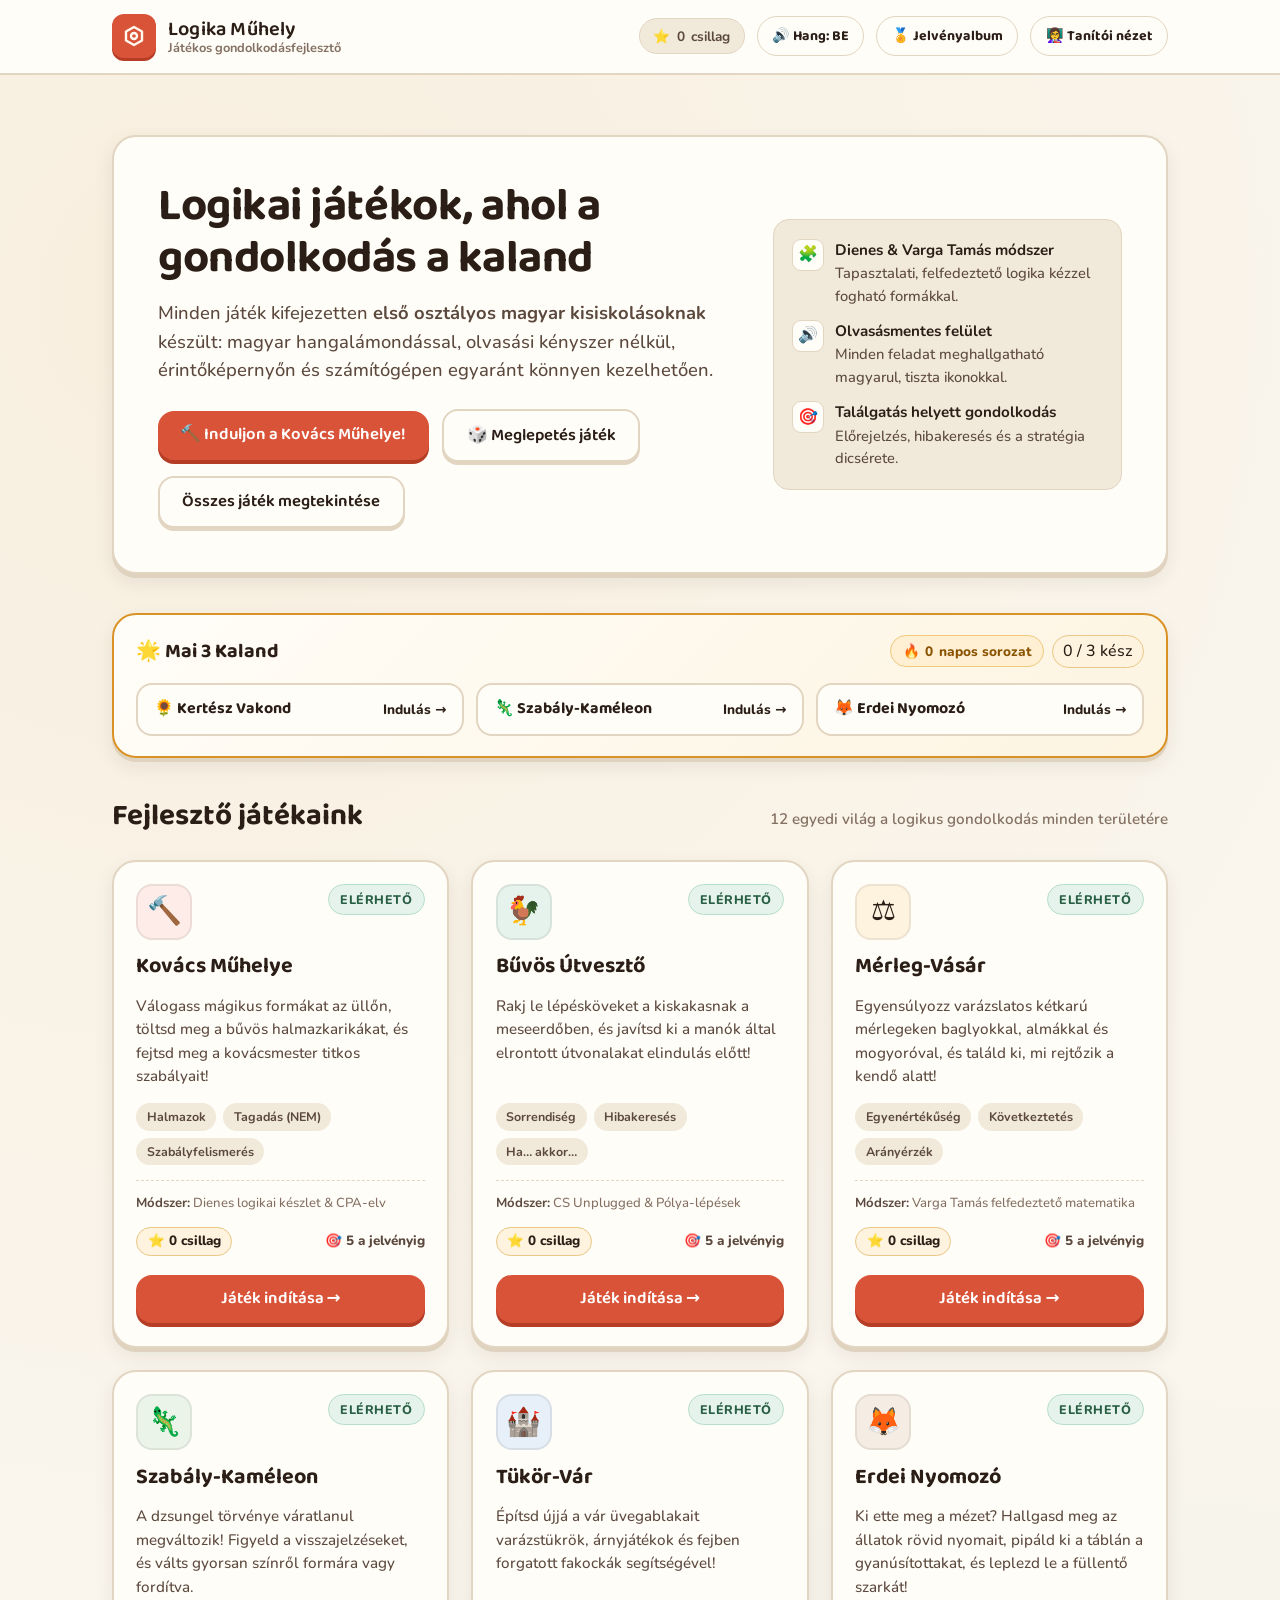
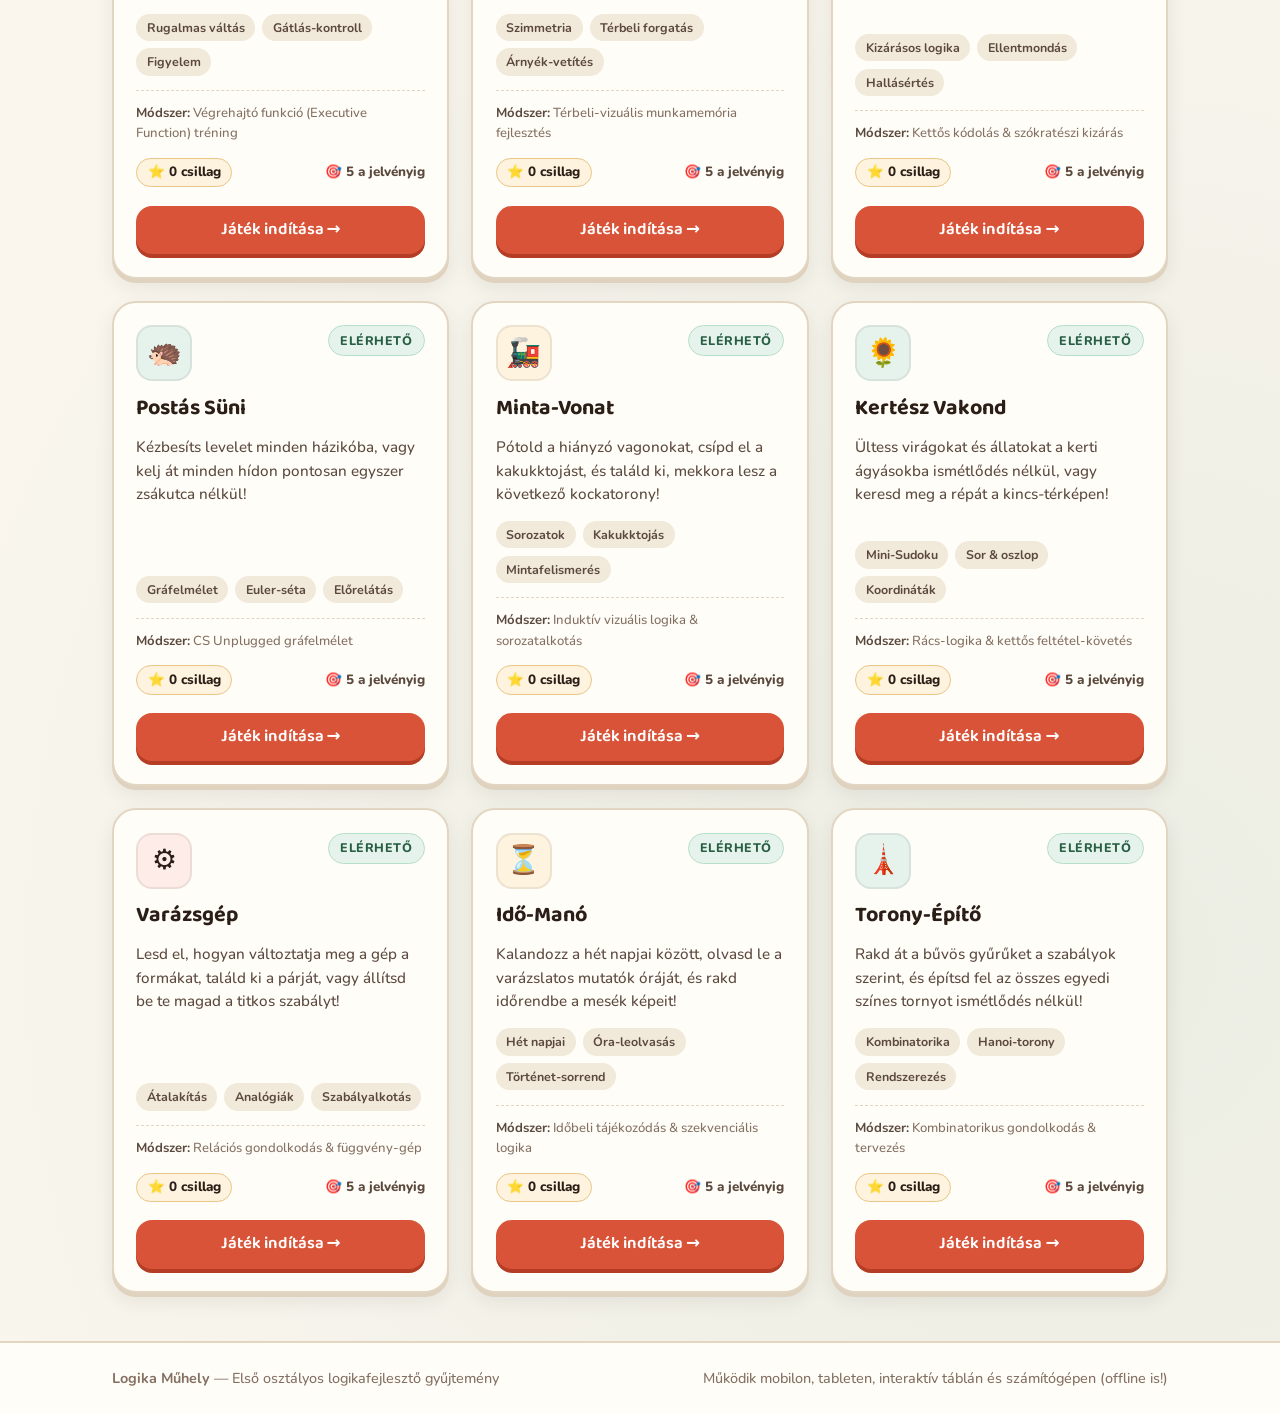
<file: index.html>
<!DOCTYPE html>
<html lang="hu">
<head>
  <meta charset="UTF-8">
  <meta name="viewport" content="width=device-width, initial-scale=1.0">
  <title>Logika Műhely — Játékos logikafejlesztő 1. osztályosoknak</title>
  <meta name="description" content="Bizonyított magyar és nemzetközi módszereken alapuló, olvasásmentes logikai játékok elsős kisiskolásoknak minden eszközre.">
  <link rel="stylesheet" href="styles/fonts.css">
  <link rel="manifest" href="manifest.json">
  <link rel="icon" href="assets/icon.svg" type="image/svg+xml">
  <link rel="apple-touch-icon" href="assets/apple-touch-icon.png">
  <link rel="stylesheet" href="styles/main.css?v=5">
</head>
<body>
  <header class="site-header">
    <div class="container header-inner">
      <a href="index.html" class="brand" id="brand-home-link">
        <span class="brand-mark" aria-hidden="true">
          <svg width="24" height="24" viewBox="0 0 24 24" fill="none" stroke="currentColor" stroke-width="2.4" stroke-linecap="round" stroke-linejoin="round">
            <path d="M12 3l8 4.5v9L12 21l-8-4.5v-9L12 3z"/>
            <circle cx="12" cy="12" r="3"/>
          </svg>
        </span>
        <span class="brand-text">
          <span class="brand-title">Logika Műhely</span>
          <span class="brand-subtitle">Játékos gondolkodásfejlesztő</span>
        </span>
      </a>
      <div class="header-meta">
        <span class="age-tag" id="total-stars-pill">⭐ <strong id="total-stars-value">0</strong> csillag</span>
        <button type="button" class="teacher-btn" id="btn-global-mute" aria-pressed="false" title="Globális hang ki/be">🔊 Hang: BE</button>
        <button type="button" class="teacher-btn" id="btn-open-album">🏅 Jelvényalbum</button>
        <button type="button" class="teacher-btn" id="btn-open-teacher">👩‍🏫 Tanítói nézet</button>
      </div>
    </div>
  </header>

  <main class="container">
    <section class="hero" aria-labelledby="hero-heading">
      <div class="hero-card">
        <div>
          <h1 id="hero-heading">Logikai játékok, ahol a gondolkodás a kaland</h1>
          <p class="hero-lead">
            Minden játék kifejezetten <strong>első osztályos magyar kisiskolásoknak</strong> készült: magyar hangalámondással, olvasási kényszer nélkül, érintőképernyőn és számítógépen egyaránt könnyen kezelhetően.
          </p>
          <div class="hero-actions">
            <a href="kovacs-muhelye/index.html" class="btn btn-primary" id="hero-play-kovacs">
              🔨 Induljon a Kovács Műhelye!
            </a>
            <button type="button" class="btn btn-secondary" id="hero-random-app">
              🎲 Meglepetés játék
            </button>
            <a href="#jatekok-lista" class="btn btn-secondary" id="hero-browse-apps">
              Összes játék megtekintése
            </a>
          </div>
        </div>

        <aside class="hero-pillars" aria-label="Pedagógiai alapelvek">
          <div class="pillar-item">
            <span class="pillar-icon" aria-hidden="true">🧩</span>
            <div>
              <strong>Dienes &amp; Varga Tamás módszer</strong>
              Tapasztalati, felfedeztető logika kézzel fogható formákkal.
            </div>
          </div>
          <div class="pillar-item">
            <span class="pillar-icon" aria-hidden="true">🔊</span>
            <div>
              <strong>Olvasásmentes felület</strong>
              Minden feladat meghallgatható magyarul, tiszta ikonokkal.
            </div>
          </div>
          <div class="pillar-item">
            <span class="pillar-icon" aria-hidden="true">🎯</span>
            <div>
              <strong>Találgatás helyett gondolkodás</strong>
              Előrejelzés, hibakeresés és a stratégia dicsérete.
            </div>
          </div>
        </aside>
      </div>
    </section>

    <section class="daily-section" id="daily-quest-section" aria-labelledby="daily-heading">
      <div class="daily-card">
        <div class="daily-header">
          <h2 class="daily-title" id="daily-heading">🌟 Mai 3 Kaland</h2>
          <div class="daily-meta">
            <span class="streak-pill" id="daily-streak-pill">🔥 <span id="daily-streak-value">0</span> napos sorozat</span>
            <span class="card-star-pill" id="daily-progress-pill">0 / 3 kész</span>
          </div>
        </div>
        <div class="daily-items" id="daily-quest-items"></div>
      </div>
    </section>

    <section id="jatekok-lista" aria-labelledby="apps-section-title">
      <div class="section-heading">
        <h2 id="apps-section-title">Fejlesztő játékaink</h2>
        <p>12 egyedi világ a logikus gondolkodás minden területére</p>
      </div>

      <div class="apps-grid">
        <!-- 1. Kovács Műhelye (LIVE) -->
        <article class="app-card is-live" id="card-kovacs-muhelye">
          <div class="app-card-top">
            <div class="app-emblem emblem-forge" aria-hidden="true">🔨</div>
            <span class="status-label status-live">Elérhető</span>
          </div>
          <h3>Kovács Műhelye</h3>
          <p class="app-card-desc">
            Válogass mágikus formákat az üllőn, töltsd meg a bűvös halmazkarikákat, és fejtsd meg a kovácsmester titkos szabályait!
          </p>
          <div class="app-skills">
            <span class="skill-chip">Halmazok</span>
            <span class="skill-chip">Tagadás (NEM)</span>
            <span class="skill-chip">Szabályfelismerés</span>
          </div>
          <div class="app-method">
            <strong>Módszer:</strong> Dienes logikai készlet &amp; CPA-elv
          </div>
          <a href="kovacs-muhelye/index.html" class="btn btn-primary" id="btn-launch-kovacs">
            Játék indítása →
          </a>
        </article>

        <!-- 2. Bűvös Útvesztő (LIVE) -->
        <article class="app-card is-live" id="card-buvos-utveszto">
          <div class="app-card-top">
            <div class="app-emblem emblem-path" aria-hidden="true">🐓</div>
            <span class="status-label status-live">Elérhető</span>
          </div>
          <h3>Bűvös Útvesztő</h3>
          <p class="app-card-desc">
            Rakj le lépésköveket a kiskakasnak a meseerdőben, és javítsd ki a manók által elrontott útvonalakat elindulás előtt!
          </p>
          <div class="app-skills">
            <span class="skill-chip">Sorrendiség</span>
            <span class="skill-chip">Hibakeresés</span>
            <span class="skill-chip">Ha… akkor…</span>
          </div>
          <div class="app-method">
            <strong>Módszer:</strong> CS Unplugged &amp; Pólya-lépések
          </div>
          <a href="buvos-utveszto/index.html" class="btn btn-primary" id="btn-launch-utveszto">
            Játék indítása →
          </a>
        </article>

        <!-- 3. Mérleg-Vásár (LIVE) -->
        <article class="app-card is-live" id="card-merleg-vasar">
          <div class="app-card-top">
            <div class="app-emblem emblem-scale" aria-hidden="true">⚖️</div>
            <span class="status-label status-live">Elérhető</span>
          </div>
          <h3>Mérleg-Vásár</h3>
          <p class="app-card-desc">
            Egyensúlyozz varázslatos kétkarú mérlegeken baglyokkal, almákkal és mogyoróval, és találd ki, mi rejtőzik a kendő alatt!
          </p>
          <div class="app-skills">
            <span class="skill-chip">Egyenértékűség</span>
            <span class="skill-chip">Következtetés</span>
            <span class="skill-chip">Arányérzék</span>
          </div>
          <div class="app-method">
            <strong>Módszer:</strong> Varga Tamás felfedeztető matematika
          </div>
          <a href="merleg-vasar/index.html" class="btn btn-primary" id="btn-launch-merleg">
            Játék indítása →
          </a>
        </article>

        <!-- 4. Szabály-Kaméleon (LIVE) -->
        <article class="app-card is-live" id="card-szabaly-kameleon">
          <div class="app-card-top">
            <div class="app-emblem emblem-chameleon" aria-hidden="true">🦎</div>
            <span class="status-label status-live">Elérhető</span>
          </div>
          <h3>Szabály-Kaméleon</h3>
          <p class="app-card-desc">
            A dzsungel törvénye váratlanul megváltozik! Figyeld a visszajelzéseket, és válts gyorsan színről formára vagy fordítva.
          </p>
          <div class="app-skills">
            <span class="skill-chip">Rugalmas váltás</span>
            <span class="skill-chip">Gátlás-kontroll</span>
            <span class="skill-chip">Figyelem</span>
          </div>
          <div class="app-method">
            <strong>Módszer:</strong> Végrehajtó funkció (Executive Function) tréning
          </div>
          <a href="szabaly-kameleon/index.html" class="btn btn-primary" id="btn-launch-kameleon">
            Játék indítása →
          </a>
        </article>

        <!-- 5. Tükör-Vár (LIVE) -->
        <article class="app-card is-live" id="card-tukor-var">
          <div class="app-card-top">
            <div class="app-emblem emblem-mirror" aria-hidden="true">🏰</div>
            <span class="status-label status-live">Elérhető</span>
          </div>
          <h3>Tükör-Vár</h3>
          <p class="app-card-desc">
            Építsd újjá a vár üvegablakait varázstükrök, árnyjátékok és fejben forgatott fakockák segítségével!
          </p>
          <div class="app-skills">
            <span class="skill-chip">Szimmetria</span>
            <span class="skill-chip">Térbeli forgatás</span>
            <span class="skill-chip">Árnyék-vetítés</span>
          </div>
          <div class="app-method">
            <strong>Módszer:</strong> Térbeli-vizuális munkamemória fejlesztés
          </div>
          <a href="tukor-var/index.html" class="btn btn-primary" id="btn-launch-tukor">
            Játék indítása →
          </a>
        </article>

        <!-- 6. Ki A Bűnös? — Erdei Nyomozó (LIVE) -->
        <article class="app-card is-live" id="card-erdei-nyomozo">
          <div class="app-card-top">
            <div class="app-emblem emblem-detective" aria-hidden="true">🦊</div>
            <span class="status-label status-live">Elérhető</span>
          </div>
          <h3>Erdei Nyomozó</h3>
          <p class="app-card-desc">
            Ki ette meg a mézet? Hallgasd meg az állatok rövid nyomait, pipáld ki a táblán a gyanúsítottakat, és leplezd le a füllentő szarkát!
          </p>
          <div class="app-skills">
            <span class="skill-chip">Kizárásos logika</span>
            <span class="skill-chip">Ellentmondás</span>
            <span class="skill-chip">Hallásértés</span>
          </div>
          <div class="app-method">
            <strong>Módszer:</strong> Kettős kódolás &amp; szókratészi kizárás
          </div>
          <a href="erdei-nyomozo/index.html" class="btn btn-primary" id="btn-launch-nyomozo">
            Játék indítása →
          </a>
        </article>

        <!-- 7. Postás Süni (LIVE) -->
        <article class="app-card is-live" id="card-postas-suni">
          <div class="app-card-top">
            <div class="app-emblem emblem-path" aria-hidden="true">🦔</div>
            <span class="status-label status-live">Elérhető</span>
          </div>
          <h3>Postás Süni</h3>
          <p class="app-card-desc">
            Kézbesíts levelet minden házikóba, vagy kelj át minden hídon pontosan egyszer zsákutca nélkül!
          </p>
          <div class="app-skills">
            <span class="skill-chip">Gráfelmélet</span>
            <span class="skill-chip">Euler-séta</span>
            <span class="skill-chip">Előrelátás</span>
          </div>
          <div class="app-method">
            <strong>Módszer:</strong> CS Unplugged gráfelmélet
          </div>
          <a href="postas-suni/index.html" class="btn btn-primary" id="btn-launch-suni">
            Játék indítása →
          </a>
        </article>

        <!-- 8. Minta-Vonat (LIVE) -->
        <article class="app-card is-live" id="card-minta-vonat">
          <div class="app-card-top">
            <div class="app-emblem emblem-scale" aria-hidden="true">🚂</div>
            <span class="status-label status-live">Elérhető</span>
          </div>
          <h3>Minta-Vonat</h3>
          <p class="app-card-desc">
            Pótold a hiányzó vagonokat, csípd el a kakukktojást, és találd ki, mekkora lesz a következő kockatorony!
          </p>
          <div class="app-skills">
            <span class="skill-chip">Sorozatok</span>
            <span class="skill-chip">Kakukktojás</span>
            <span class="skill-chip">Mintafelismerés</span>
          </div>
          <div class="app-method">
            <strong>Módszer:</strong> Induktív vizuális logika &amp; sorozatalkotás
          </div>
          <a href="minta-vonat/index.html" class="btn btn-primary" id="btn-launch-minta">
            Játék indítása →
          </a>
        </article>

        <!-- 9. Kertész Vakond (LIVE) -->
        <article class="app-card is-live" id="card-kertesz-vakond">
          <div class="app-card-top">
            <div class="app-emblem emblem-path" aria-hidden="true">🌻</div>
            <span class="status-label status-live">Elérhető</span>
          </div>
          <h3>Kertész Vakond</h3>
          <p class="app-card-desc">
            Ültess virágokat és állatokat a kerti ágyásokba ismétlődés nélkül, vagy keresd meg a répát a kincs-térképen!
          </p>
          <div class="app-skills">
            <span class="skill-chip">Mini-Sudoku</span>
            <span class="skill-chip">Sor &amp; oszlop</span>
            <span class="skill-chip">Koordináták</span>
          </div>
          <div class="app-method">
            <strong>Módszer:</strong> Rács-logika &amp; kettős feltétel-követés
          </div>
          <a href="kertesz-vakond/index.html" class="btn btn-primary" id="btn-launch-vakond">
            Játék indítása →
          </a>
        </article>

        <!-- 10. Varázsgép (LIVE) -->
        <article class="app-card is-live" id="card-varazsgep">
          <div class="app-card-top">
            <div class="app-emblem emblem-forge" aria-hidden="true">⚙️</div>
            <span class="status-label status-live">Elérhető</span>
          </div>
          <h3>Varázsgép</h3>
          <p class="app-card-desc">
            Lesd el, hogyan változtatja meg a gép a formákat, találd ki a párját, vagy állítsd be te magad a titkos szabályt!
          </p>
          <div class="app-skills">
            <span class="skill-chip">Átalakítás</span>
            <span class="skill-chip">Analógiák</span>
            <span class="skill-chip">Szabályalkotás</span>
          </div>
          <div class="app-method">
            <strong>Módszer:</strong> Relációs gondolkodás &amp; függvény-gép
          </div>
          <a href="varazsgep/index.html" class="btn btn-primary" id="btn-launch-gep">
            Játék indítása →
          </a>
        </article>

        <!-- 11. Idő-Manó (LIVE) -->
        <article class="app-card is-live" id="card-ido-mano">
          <div class="app-card-top">
            <div class="app-emblem emblem-scale" aria-hidden="true">⏳</div>
            <span class="status-label status-live">Elérhető</span>
          </div>
          <h3>Idő-Manó</h3>
          <p class="app-card-desc">
            Kalandozz a hét napjai között, olvasd le a varázslatos mutatók óráját, és rakd időrendbe a mesék képeit!
          </p>
          <div class="app-skills">
            <span class="skill-chip">Hét napjai</span>
            <span class="skill-chip">Óra-leolvasás</span>
            <span class="skill-chip">Történet-sorrend</span>
          </div>
          <div class="app-method">
            <strong>Módszer:</strong> Időbeli tájékozódás &amp; szekvenciális logika
          </div>
          <a href="ido-mano/index.html" class="btn btn-primary" id="btn-launch-mano">
            Játék indítása →
          </a>
        </article>

        <!-- 12. Torony-Építő (LIVE) -->
        <article class="app-card is-live" id="card-torony-epito">
          <div class="app-card-top">
            <div class="app-emblem emblem-path" aria-hidden="true">🗼</div>
            <span class="status-label status-live">Elérhető</span>
          </div>
          <h3>Torony-Építő</h3>
          <p class="app-card-desc">
            Rakd át a bűvös gyűrűket a szabályok szerint, és építsd fel az összes egyedi színes tornyot ismétlődés nélkül!
          </p>
          <div class="app-skills">
            <span class="skill-chip">Kombinatorika</span>
            <span class="skill-chip">Hanoi-torony</span>
            <span class="skill-chip">Rendszerezés</span>
          </div>
          <div class="app-method">
            <strong>Módszer:</strong> Kombinatorikus gondolkodás &amp; tervezés
          </div>
          <a href="torony-epito/index.html" class="btn btn-primary" id="btn-launch-torony">
            Játék indítása →
          </a>
        </article>
      </div>
    </section>
  </main>

  <footer class="site-footer">
    <div class="container footer-inner">
      <span><strong>Logika Műhely</strong> — Első osztályos logikafejlesztő gyűjtemény</span>
      <span>Működik mobilon, tableten, interaktív táblán és számítógépen (offline is!)</span>
    </div>
  </footer>

  <!-- Tanítói / Szülői Összefoglaló Modal -->
  <div class="modal-backdrop" id="teacher-modal-backdrop" role="dialog" aria-modal="true" aria-labelledby="teacher-modal-title">
    <div class="teacher-modal">
      <div class="teacher-modal-header">
        <h2 id="teacher-modal-title">👩‍🏫 Szülői és Tanítói Összefoglaló</h2>
        <button type="button" class="teacher-btn" id="btn-close-teacher">✕ Bezárás</button>
      </div>
      <p style="margin:0; color:var(--ink-secondary); font-size:0.92rem;">
        Itt látható a gyermek előrehaladása az egyes logikai területeken. <strong>5 csillag</strong> után minden játékban feloldódik a mesterjelvény!
      </p>
      <div id="teacher-rows" style="display:flex; flex-direction:column; gap:0.55rem;"></div>
      <div style="display:flex; justify-content:space-between; align-items:center; flex-wrap:wrap; gap:0.5rem; border-top:1.5px dashed var(--border-warm); padding-top:0.85rem;">
        <span style="font-weight:800; color:var(--ink-primary);" id="teacher-total-summary"></span>
        <button type="button" class="teacher-btn" id="btn-reset-progress" style="color:var(--forge-ember-dark);">🗑️ Haladás nullázása</button>
      </div>
    </div>
  </div>

  <!-- Jelvényalbum Modal -->
  <div class="modal-backdrop" id="album-modal-backdrop" role="dialog" aria-modal="true" aria-labelledby="album-modal-title">
    <div class="teacher-modal">
      <div class="teacher-modal-header">
        <h2 id="album-modal-title">🏅 Jelvényalbum</h2>
        <button type="button" class="teacher-btn" id="btn-close-album">✕ Bezárás</button>
      </div>
      <p style="margin:0; color:var(--ink-secondary); font-size:0.92rem;" id="album-subtitle">
        Gyűjts 5 csillagot minden játékban, hogy feloldd mind a 12 mesterjelvényt!
      </p>
      <div id="album-grandmaster" class="grandmaster-banner" style="display:none;">
        🏆 Gratulálunk! Mind a 12 mesterjelvényt megszerezted — Te vagy a Logika Nagymestere!
      </div>
      <div class="album-grid" id="album-grid"></div>
    </div>
  </div>

  <script src="shared/logika-core.js?v=5"></script>
  <script>
    (() => {
      const cardIds = {
        kovacs: 'card-kovacs-muhelye',
        utveszto: 'card-buvos-utveszto',
        merleg: 'card-merleg-vasar',
        kameleon: 'card-szabaly-kameleon',
        tukor: 'card-tukor-var',
        nyomozo: 'card-erdei-nyomozo',
        suni: 'card-postas-suni',
        minta: 'card-minta-vonat',
        vakond: 'card-kertesz-vakond',
        gep: 'card-varazsgep',
        mano: 'card-ido-mano',
        torony: 'card-torony-epito',
      };

      function refreshHeroActions() {
        const core = window.LogikaCore;
        if (!core) return;
        const primaryBtn = document.getElementById('hero-play-kovacs');
        const lastApp = core.getLastApp();
        if (primaryBtn && lastApp) {
          primaryBtn.href = lastApp.path;
          primaryBtn.textContent = `▶️ Folytasd: ${lastApp.name}`;
        } else if (primaryBtn) {
          primaryBtn.href = 'kovacs-muhelye/index.html';
          primaryBtn.textContent = '🔨 Induljon a Kovács Műhelye!';
        }
      }

      function refreshMuteButton() {
        const core = window.LogikaCore;
        const btn = document.getElementById('btn-global-mute');
        if (!core || !btn) return;
        const muted = core.isMuted();
        btn.setAttribute('aria-pressed', String(muted));
        btn.classList.toggle('is-muted', muted);
        btn.textContent = muted ? '🔇 Hang: KI' : '🔊 Hang: BE';
      }

      function refreshDailyQuest() {
        const core = window.LogikaCore;
        if (!core) return;
        const daily = core.getDailyQuest();
        const streak = core.getStreak();
        const itemsEl = document.getElementById('daily-quest-items');
        const streakEl = document.getElementById('daily-streak-value');
        const progressEl = document.getElementById('daily-progress-pill');

        if (streakEl) streakEl.textContent = String(streak.count);
        if (progressEl) {
          const doneCount = daily.completed.length;
          progressEl.textContent = doneCount >= 3 ? '🎉 3 / 3 kész!' : `${doneCount} / 3 kész`;
        }
        if (!itemsEl) return;

        itemsEl.innerHTML = daily.apps.map((key) => {
          const app = core.APP_META.find((a) => a.key === key);
          if (!app) return '';
          const isDone = daily.completed.includes(key);
          return `
            <a href="${app.path}" class="daily-item ${isDone ? 'is-done' : ''}" data-daily-key="${app.key}">
              <span class="daily-item-left">${app.emoji} ${app.name}</span>
              <span class="daily-status">${isDone ? '✅ Kész' : 'Indulás →'}</span>
            </a>
          `;
        }).join('');
      }

      function refreshHubProgress() {
        const core = window.LogikaCore;
        if (!core) return;

        document.getElementById('total-stars-value').textContent = String(core.getTotalStars());

        core.APP_META.forEach((app) => {
          const card = document.getElementById(cardIds[app.key]);
          if (!card) return;
          let row = card.querySelector('.card-progress-row');
          if (!row) {
            row = document.createElement('div');
            row.className = 'card-progress-row';
            const btn = card.querySelector('.btn');
            card.insertBefore(row, btn);
          }
          const stars = core.getAppStars(app.starKey);
          const unlocked = stars >= 5;
          row.innerHTML = `
            <span class="card-star-pill">⭐ ${stars} csillag</span>
            <span class="${unlocked ? 'badge-unlocked' : ''}">
              ${unlocked ? `🏅 ${app.badge}` : `🎯 ${Math.max(0, 5 - stars)} a jelvényig`}
            </span>
          `;
        });

        refreshHeroActions();
        refreshDailyQuest();
        refreshMuteButton();
      }

      const backdrop = document.getElementById('teacher-modal-backdrop');
      const rowsEl = document.getElementById('teacher-rows');

      function renderTeacherModal() {
        const core = window.LogikaCore;
        const stats = core.getStats();
        rowsEl.innerHTML = core.APP_META.map((app) => {
          const stars = core.getAppStars(app.starKey);
          const solved = (stats[app.key] && stats[app.key].solved) || stars;
          const badgeTxt = stars >= 5 ? `🏅 ${app.badge}` : 'Folyamatban';
          return `
            <div class="teacher-row">
              <div>
                <div class="teacher-row-title">${app.emoji} ${app.name}</div>
                <div class="teacher-row-sub">${app.skill} · ${badgeTxt}</div>
              </div>
              <div style="text-align:right; font-weight:800;">
                <div>⭐ ${stars}</div>
                <div style="font-size:0.78rem; color:var(--ink-muted);">${solved} megoldva</div>
              </div>
            </div>
          `;
        }).join('');
        document.getElementById('teacher-total-summary').textContent =
          `Összesen: ⭐ ${core.getTotalStars()} csillag`;
      }

      const albumBackdrop = document.getElementById('album-modal-backdrop');
      const albumGrid = document.getElementById('album-grid');

      function renderAlbumModal() {
        const core = window.LogikaCore;
        const summary = core.getBadgeSummary();
        document.getElementById('album-subtitle').textContent =
          `Megszerezve: ${summary.unlockedCount} / ${summary.totalCount} mesterjelvény (5 csillag játékonként).`;
        document.getElementById('album-grandmaster').style.display =
          summary.allUnlocked ? 'block' : 'none';

        albumGrid.innerHTML = core.APP_META.map((app) => {
          const stars = core.getAppStars(app.starKey);
          const unlocked = stars >= 5;
          return `
            <div class="album-tile ${unlocked ? 'is-unlocked' : ''}">
              <div class="album-emoji">${unlocked ? app.emoji : '🔒'}</div>
              <div class="album-badge-name">${unlocked ? app.badge : 'Még zárolva'}</div>
              <div class="album-app-name">${app.name} (⭐ ${stars}/5)</div>
            </div>
          `;
        }).join('');
      }

      document.getElementById('btn-global-mute').addEventListener('click', () => {
        window.LogikaCore.toggleMuted();
        refreshMuteButton();
      });

      document.getElementById('hero-random-app').addEventListener('click', () => {
        const core = window.LogikaCore;
        const unbadged = core.APP_META.filter((a) => core.getAppStars(a.starKey) < 5);
        const pool = unbadged.length > 0 ? unbadged : core.APP_META;
        const pick = pool[Math.floor(Math.random() * pool.length)];
        window.location.href = pick.path;
      });

      document.getElementById('btn-open-album').addEventListener('click', () => {
        renderAlbumModal();
        albumBackdrop.classList.add('is-open');
      });

      document.getElementById('btn-close-album').addEventListener('click', () => {
        albumBackdrop.classList.remove('is-open');
      });

      albumBackdrop.addEventListener('click', (e) => {
        if (e.target === albumBackdrop) albumBackdrop.classList.remove('is-open');
      });

      document.getElementById('btn-open-teacher').addEventListener('click', () => {
        renderTeacherModal();
        backdrop.classList.add('is-open');
      });

      document.getElementById('btn-close-teacher').addEventListener('click', () => {
        backdrop.classList.remove('is-open');
      });

      backdrop.addEventListener('click', (e) => {
        if (e.target === backdrop) backdrop.classList.remove('is-open');
      });

      document.getElementById('btn-reset-progress').addEventListener('click', () => {
        if (confirm('Biztosan törlöd az összes összegyűjtött csillagot és jelvényt?')) {
          window.LogikaCore.resetAllProgress();
          refreshHubProgress();
          renderTeacherModal();
        }
      });

      refreshHubProgress();

      if ('serviceWorker' in navigator) {
        navigator.serviceWorker.register('./sw.js').catch(() => {});
      }
    })();
  </script>
</body>
</html>
</file>
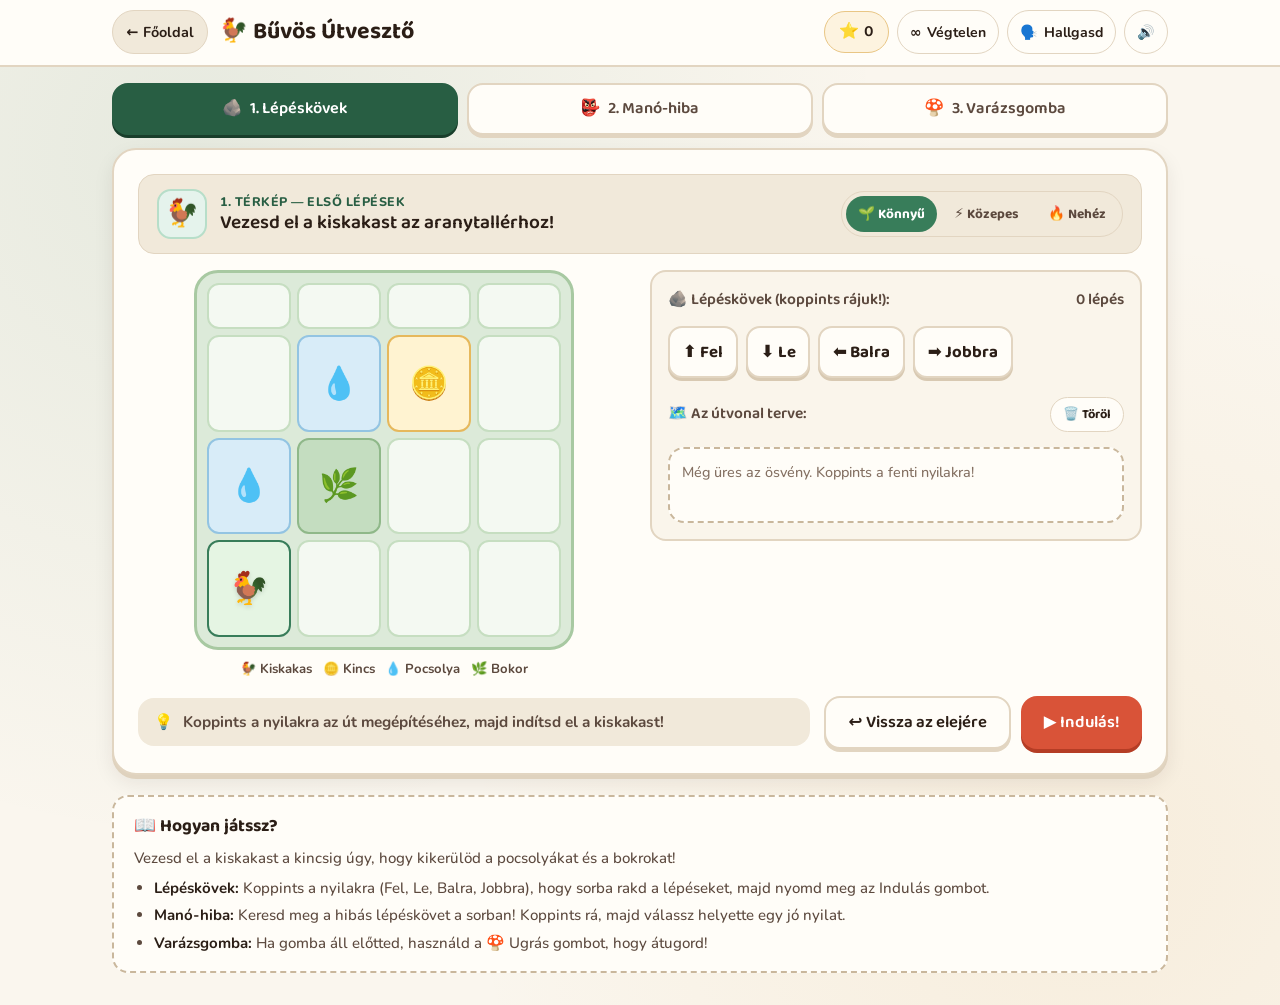
<file: buvos-utveszto/index.html>
<!DOCTYPE html>
<html lang="hu">
<head>
  <meta charset="UTF-8">
  <meta name="viewport" content="width=device-width, initial-scale=1.0">
  <title>Bűvös Útvesztő — Logika Műhely</title>
  <meta name="description" content="Algoritmikus gondolkodás és hibakeresés elsősöknek: vezesd át a kiskakast a meseerdőn lépéskövekkel és javítsd ki a manó hibáit!">
  <link rel="stylesheet" href="../styles/fonts.css">
  <link rel="apple-touch-icon" href="../assets/apple-touch-icon.png">
  <link rel="manifest" href="../manifest.json">
  <link rel="stylesheet" href="../styles/main.css?v=4">
  <link rel="stylesheet" href="styles.css?v=3">
</head>
<body class="forest-body">
  <header class="workshop-header">
    <div class="container workshop-header-inner">
      <div class="header-left">
        <a href="../index.html" class="back-link" id="btn-back-home">← Főoldal</a>
        <h1 class="workshop-title">🐓 Bűvös Útvesztő</h1>
      </div>

      <div class="header-controls">
        <span class="stat-pill" id="star-counter" aria-label="Összegyűjtött csillagok">
          ⭐ <span id="star-count-value">0</span>
        </span>
        <button type="button" class="icon-btn" id="btn-infinite-mode" aria-pressed="false" title="Végtelen gyakorlás be/ki">
          ∞ <span class="btn-label">Végtelen</span>
        </button>
        <button type="button" class="icon-btn" id="btn-replay-voice" title="Feladat meghallgatása újra">
          🗣️ <span class="btn-label">Hallgasd</span>
        </button>
        <button type="button" class="icon-btn" id="btn-toggle-sound" aria-pressed="true" title="Hang ki/be">
          🔊
        </button>
      </div>
    </div>
  </header>

  <main class="container workshop-main">
    <nav class="mode-nav" aria-label="Játékmódok">
      <button type="button" class="mode-tab is-active" id="tab-mode-build" data-mode="build">
        <span>🪨</span>
        <span>1. Lépéskövek</span>
      </button>
      <button type="button" class="mode-tab" id="tab-mode-debug" data-mode="debug">
        <span>👺</span>
        <span>2. Manó-hiba</span>
      </button>
      <button type="button" class="mode-tab" id="tab-mode-mushroom" data-mode="mushroom">
        <span>🍄</span>
        <span>3. Varázsgomba</span>
      </button>
    </nav>

    <section class="game-panel" aria-live="polite">
      <div class="prompt-bar">
        <div class="prompt-left">
          <div class="guide-avatar" aria-hidden="true">🐓</div>
          <div>
            <span class="level-badge" id="level-badge">1. szint</span>
            <p class="prompt-instruction" id="prompt-instruction">Töltsük be a meseerdőt…</p>
          </div>
        </div>
        <div class="difficulty-bar" id="difficulty-bar" role="group" aria-label="Nehézségi szint">
          <button type="button" class="diff-btn is-active" data-diff="easy">🌱 Könnyű</button>
          <button type="button" class="diff-btn" data-diff="medium">⚡ Közepes</button>
          <button type="button" class="diff-btn" data-diff="hard">🔥 Nehéz</button>
        </div>
      </div>

      <div class="maze-workspace">
        <div class="maze-board-wrap">
          <div class="maze-grid" id="maze-grid" role="grid" aria-label="Meseerdő pálya"></div>
          <div class="maze-legend">
            <span>🐓 Kiskakas</span>
            <span>🪙 Kincs</span>
            <span>💧 Pocsolya</span>
            <span>🌿 Bokor</span>
            <span id="legend-mushroom" style="display:none;">🍄 Gomba (átugorható)</span>
          </div>
        </div>

        <div class="program-panel">
          <p class="panel-subtitle">
            <span>🪨 Lépéskövek (koppints rájuk!):</span>
            <span id="step-count-label">0 lépés</span>
          </p>

          <div class="stone-palette" id="stone-palette">
            <button type="button" class="cmd-btn" data-cmd="up" title="Felfelé">⬆️ Fel</button>
            <button type="button" class="cmd-btn" data-cmd="down" title="Lefelé">⬇️ Le</button>
            <button type="button" class="cmd-btn" data-cmd="left" title="Balra">⬅️ Balra</button>
            <button type="button" class="cmd-btn" data-cmd="right" title="Jobbra">➡️ Jobbra</button>
            <button type="button" class="cmd-btn is-jump" id="btn-cmd-jump" data-cmd="jump" style="display:none;" title="Ha gomba van előtted, ugorj!">🍄 Ugrás</button>
          </div>

          <div id="debug-hint-box" class="debug-hint-box" style="display:none;">
            💡 Koppints a hibás lépéskőre lent, majd válassz helyette egy jót felül!
          </div>

          <p class="panel-subtitle" style="margin-top:0.25rem;">
            <span>🗺️ Az útvonal terve:</span>
            <button type="button" class="icon-btn" id="btn-clear-steps" style="min-height:34px; font-size:0.8rem;">🗑️ Töröl</button>
          </p>

          <div class="sequence-track" id="sequence-track" aria-label="Összeállított lépések"></div>
        </div>
      </div>

      <div class="action-bar">
        <div class="feedback-banner" id="feedback-banner">
          <span>💡</span>
          <span id="feedback-text">Állítsd össze az utat, majd nyomd meg az Indulás gombot!</span>
        </div>
        <div class="action-buttons" id="action-buttons"></div>
      </div>
    </section>

    <section class="how-to-play" aria-label="Hogyan játssz?">
      <h2 class="how-to-play-title">📖 Hogyan játssz?</h2>
      <p>Vezesd el a kiskakast a kincsig úgy, hogy kikerülöd a pocsolyákat és a bokrokat!</p>
      <ul>
        <li><strong>Lépéskövek:</strong> Koppints a nyilakra (Fel, Le, Balra, Jobbra), hogy sorba rakd a lépéseket, majd nyomd meg az Indulás gombot.</li>
        <li><strong>Manó-hiba:</strong> Keresd meg a hibás lépéskövet a sorban! Koppints rá, majd válassz helyette egy jó nyilat.</li>
        <li><strong>Varázsgomba:</strong> Ha gomba áll előtted, használd a 🍄 Ugrás gombot, hogy átugord!</li>
      </ul>
    </section>
  </main>

  <script src="../shared/logika-core.js?v=5"></script>
  <script src="app.js?v=3"></script>
</body>
</html>
</file>
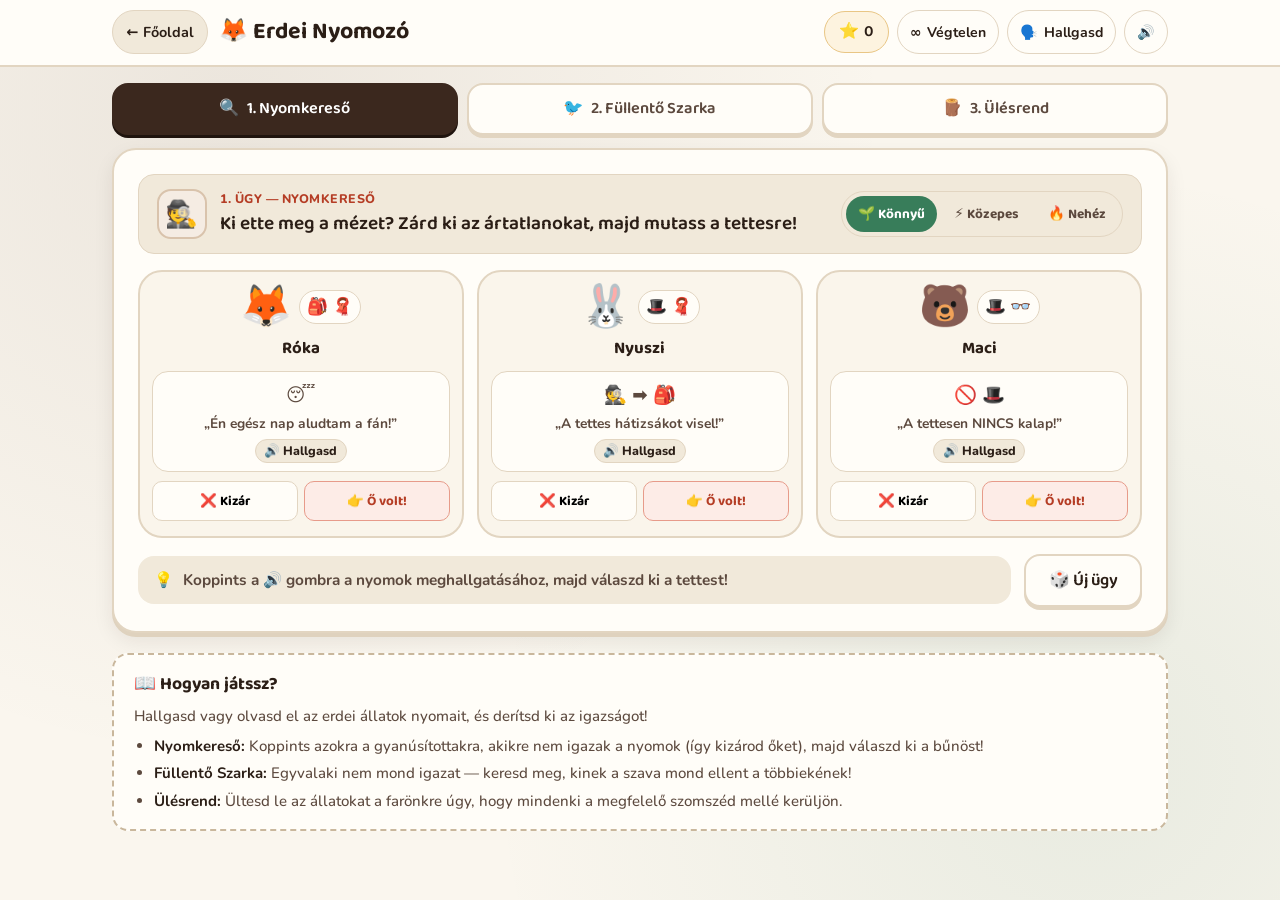
<file: erdei-nyomozo/index.html>
<!DOCTYPE html>
<html lang="hu">
<head>
  <meta charset="UTF-8">
  <meta name="viewport" content="width=device-width, initial-scale=1.0">
  <title>Erdei Nyomozó — Logika Műhely</title>
  <meta name="description" content="Kizárásos logika, igazmondó-füllentő következtetés és helyzeti logika elsősöknek magyar hangalámondással.">
  <link rel="stylesheet" href="../styles/fonts.css">
  <link rel="apple-touch-icon" href="../assets/apple-touch-icon.png">
  <link rel="manifest" href="../manifest.json">
  <link rel="stylesheet" href="../styles/main.css?v=4">
  <link rel="stylesheet" href="styles.css?v=3">
</head>
<body class="detective-body">
  <header class="workshop-header">
    <div class="container workshop-header-inner">
      <div class="header-left">
        <a href="../index.html" class="back-link" id="btn-back-home">← Főoldal</a>
        <h1 class="workshop-title">🦊 Erdei Nyomozó</h1>
      </div>

      <div class="header-controls">
        <span class="stat-pill" id="star-counter" aria-label="Összegyűjtött csillagok">
          ⭐ <span id="star-count-value">0</span>
        </span>
        <button type="button" class="icon-btn" id="btn-infinite-mode" aria-pressed="false" title="Végtelen gyakorlás be/ki">
          ∞ <span class="btn-label">Végtelen</span>
        </button>
        <button type="button" class="icon-btn" id="btn-replay-voice" title="Feladat meghallgatása újra">
          🗣️ <span class="btn-label">Hallgasd</span>
        </button>
        <button type="button" class="icon-btn" id="btn-toggle-sound" aria-pressed="true" title="Hang ki/be">
          🔊
        </button>
      </div>
    </div>
  </header>

  <main class="container workshop-main">
    <nav class="mode-nav" aria-label="Játékmódok">
      <button type="button" class="mode-tab is-active" id="tab-mode-elim" data-mode="elim">
        <span>🔍</span>
        <span>1. Nyomkereső</span>
      </button>
      <button type="button" class="mode-tab" id="tab-mode-liar" data-mode="liar">
        <span>🐦</span>
        <span>2. Füllentő Szarka</span>
      </button>
      <button type="button" class="mode-tab" id="tab-mode-seating" data-mode="seating">
        <span>🪵</span>
        <span>3. Ülésrend</span>
      </button>
    </nav>

    <section class="game-panel" aria-live="polite">
      <div class="prompt-bar">
        <div class="prompt-left">
          <div class="guide-avatar" aria-hidden="true">🕵️</div>
          <div>
            <span class="level-badge" id="level-badge">1. ügy</span>
            <p class="prompt-instruction" id="prompt-instruction">Töltsük be az erdei nyomozást…</p>
          </div>
        </div>
        <div class="difficulty-bar" id="difficulty-bar" role="group" aria-label="Nehézségi szint">
          <button type="button" class="diff-btn is-active" data-diff="easy">🌱 Könnyű</button>
          <button type="button" class="diff-btn" data-diff="medium">⚡ Közepes</button>
          <button type="button" class="diff-btn" data-diff="hard">🔥 Nehéz</button>
        </div>
      </div>

      <div id="game-stage"></div>

      <div class="action-bar">
        <div class="feedback-banner" id="feedback-banner">
          <span>💡</span>
          <span id="feedback-text">Hallgasd meg az állatok nyomait, és zárd ki az ártatlanokat!</span>
        </div>
        <div class="action-buttons" id="action-buttons"></div>
      </div>
    </section>

    <section class="how-to-play" aria-label="Hogyan játssz?">
      <h2 class="how-to-play-title">📖 Hogyan játssz?</h2>
      <p>Hallgasd vagy olvasd el az erdei állatok nyomait, és derítsd ki az igazságot!</p>
      <ul>
        <li><strong>Nyomkereső:</strong> Koppints azokra a gyanúsítottakra, akikre nem igazak a nyomok (így kizárod őket), majd válaszd ki a bűnöst!</li>
        <li><strong>Füllentő Szarka:</strong> Egyvalaki nem mond igazat — keresd meg, kinek a szava mond ellent a többiekének!</li>
        <li><strong>Ülésrend:</strong> Ültesd le az állatokat a farönkre úgy, hogy mindenki a megfelelő szomszéd mellé kerüljön.</li>
      </ul>
    </section>
  </main>

  <script src="../shared/logika-core.js?v=5"></script>
  <script src="app.js?v=3"></script>
</body>
</html>
</file>
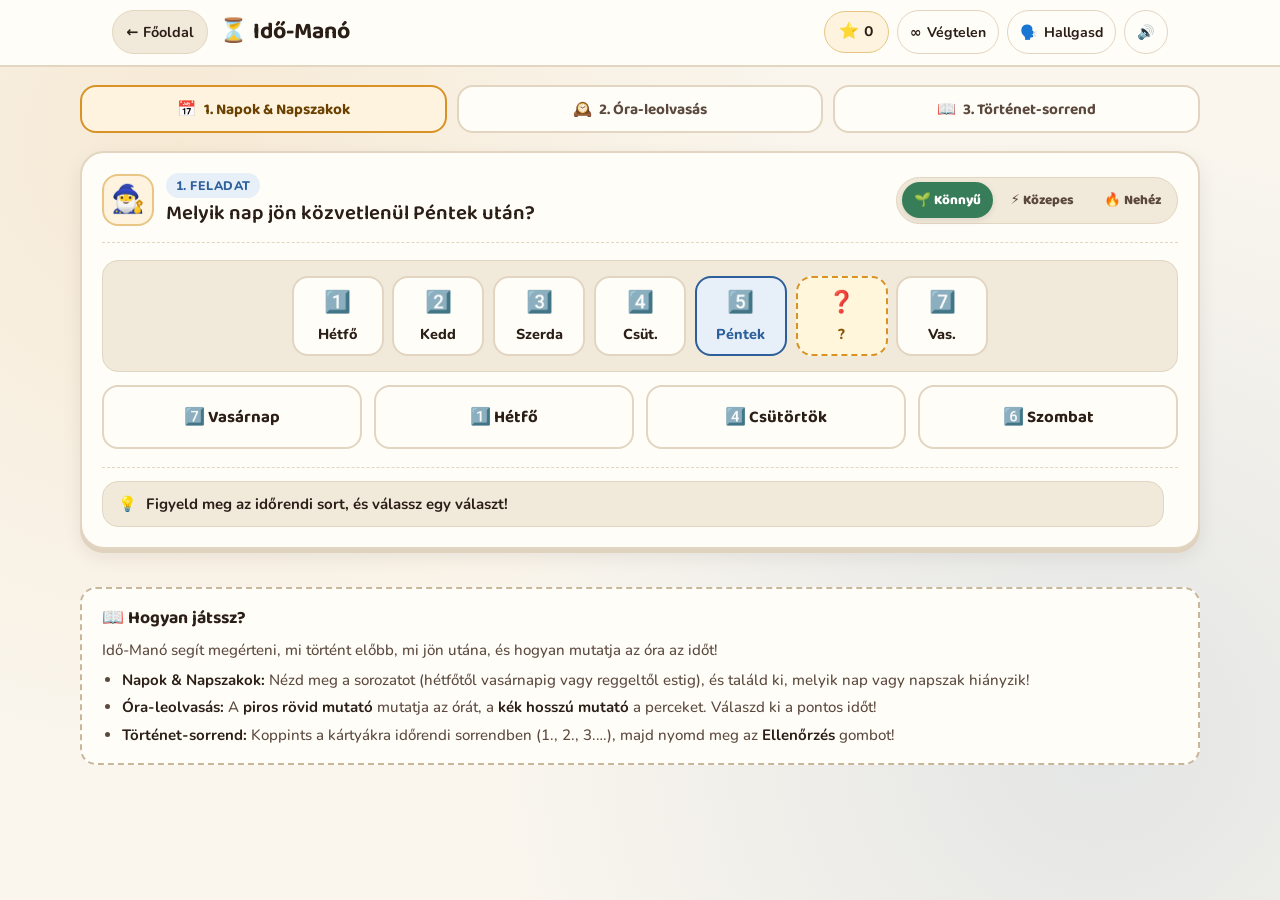
<file: ido-mano/index.html>
<!DOCTYPE html>
<html lang="hu">
<head>
  <meta charset="UTF-8">
  <meta name="viewport" content="width=device-width, initial-scale=1.0">
  <title>Idő-Manó — Logika Műhely</title>
  <meta name="description" content="Időrend, hét napjai, óra-leolvasás és történet-sorrend elsős kisiskolásoknak magyar hangalámondással.">
  <link rel="stylesheet" href="../styles/fonts.css">
  <link rel="apple-touch-icon" href="../assets/apple-touch-icon.png">
  <link rel="manifest" href="../manifest.json">
  <link rel="icon" href="../assets/icon.svg" type="image/svg+xml">
  <link rel="stylesheet" href="../styles/main.css?v=5">
  <link rel="stylesheet" href="styles.css?v=1">
</head>
<body class="mano-body">
  <header class="workshop-header">
    <div class="container workshop-header-inner">
      <div class="header-left">
        <a href="../index.html" class="back-link" id="btn-back-home">← Főoldal</a>
        <h1 class="workshop-title">⏳ Idő-Manó</h1>
      </div>

      <div class="header-controls">
        <span class="stat-pill" id="star-counter" aria-label="Összegyűjtött csillagok">
          ⭐ <span id="star-count-value">0</span>
        </span>
        <button type="button" class="icon-btn" id="btn-infinite-mode" aria-pressed="false" title="Végtelen gyakorlás be/ki">
          ∞ <span class="btn-label">Végtelen</span>
        </button>
        <button type="button" class="icon-btn" id="btn-replay-voice" title="Feladat meghallgatása újra">
          🗣️ <span class="btn-label">Hallgasd</span>
        </button>
        <button type="button" class="icon-btn" id="btn-toggle-sound" aria-pressed="true" title="Hang ki/be">
          🔊
        </button>
      </div>
    </div>
  </header>

  <main class="container workshop-main">
    <nav class="mode-nav" aria-label="Játékmódok">
      <button type="button" class="mode-tab is-active" id="tab-mode-calendar" data-mode="calendar">
        <span>📅</span>
        <span>1. Napok &amp; Napszakok</span>
      </button>
      <button type="button" class="mode-tab" id="tab-mode-clock" data-mode="clock">
        <span>🕰️</span>
        <span>2. Óra-leolvasás</span>
      </button>
      <button type="button" class="mode-tab" id="tab-mode-story" data-mode="story">
        <span>📖</span>
        <span>3. Történet-sorrend</span>
      </button>
    </nav>

    <section class="game-panel" aria-live="polite">
      <div class="prompt-bar">
        <div class="prompt-left">
          <div class="guide-avatar" aria-hidden="true">🧙‍♂️</div>
          <div>
            <span class="level-badge" id="level-badge">1. feladat</span>
            <p class="prompt-instruction" id="prompt-instruction">Induljon az időutazás…</p>
          </div>
        </div>
        <div class="difficulty-bar" id="difficulty-bar" role="group" aria-label="Nehézségi szint">
          <button type="button" class="diff-btn is-active" data-diff="easy">🌱 Könnyű</button>
          <button type="button" class="diff-btn" data-diff="medium">⚡ Közepes</button>
          <button type="button" class="diff-btn" data-diff="hard">🔥 Nehéz</button>
        </div>
      </div>

      <div id="game-stage"></div>

      <div class="action-bar">
        <div class="feedback-banner" id="feedback-banner">
          <span>💡</span>
          <span id="feedback-text">Figyeld meg az időrendet, és válaszd ki a helyes megoldást!</span>
        </div>
        <div class="action-buttons" id="action-buttons"></div>
      </div>
    </section>

    <section class="how-to-play" aria-label="Hogyan játssz?">
      <h2 class="how-to-play-title">📖 Hogyan játssz?</h2>
      <p>Idő-Manó segít megérteni, mi történt előbb, mi jön utána, és hogyan mutatja az óra az időt!</p>
      <ul>
        <li><strong>Napok &amp; Napszakok:</strong> Nézd meg a sorozatot (hétfőtől vasárnapig vagy reggeltől estig), és találd ki, melyik nap vagy napszak hiányzik!</li>
        <li><strong>Óra-leolvasás:</strong> A <strong>piros rövid mutató</strong> mutatja az órát, a <strong>kék hosszú mutató</strong> a perceket. Válaszd ki a pontos időt!</li>
        <li><strong>Történet-sorrend:</strong> Koppints a kártyákra időrendi sorrendben (1., 2., 3.…), majd nyomd meg az <strong>Ellenőrzés</strong> gombot!</li>
      </ul>
    </section>
  </main>

  <script src="../shared/logika-core.js?v=5"></script>
  <script src="app.js?v=1"></script>
</body>
</html>
</file>
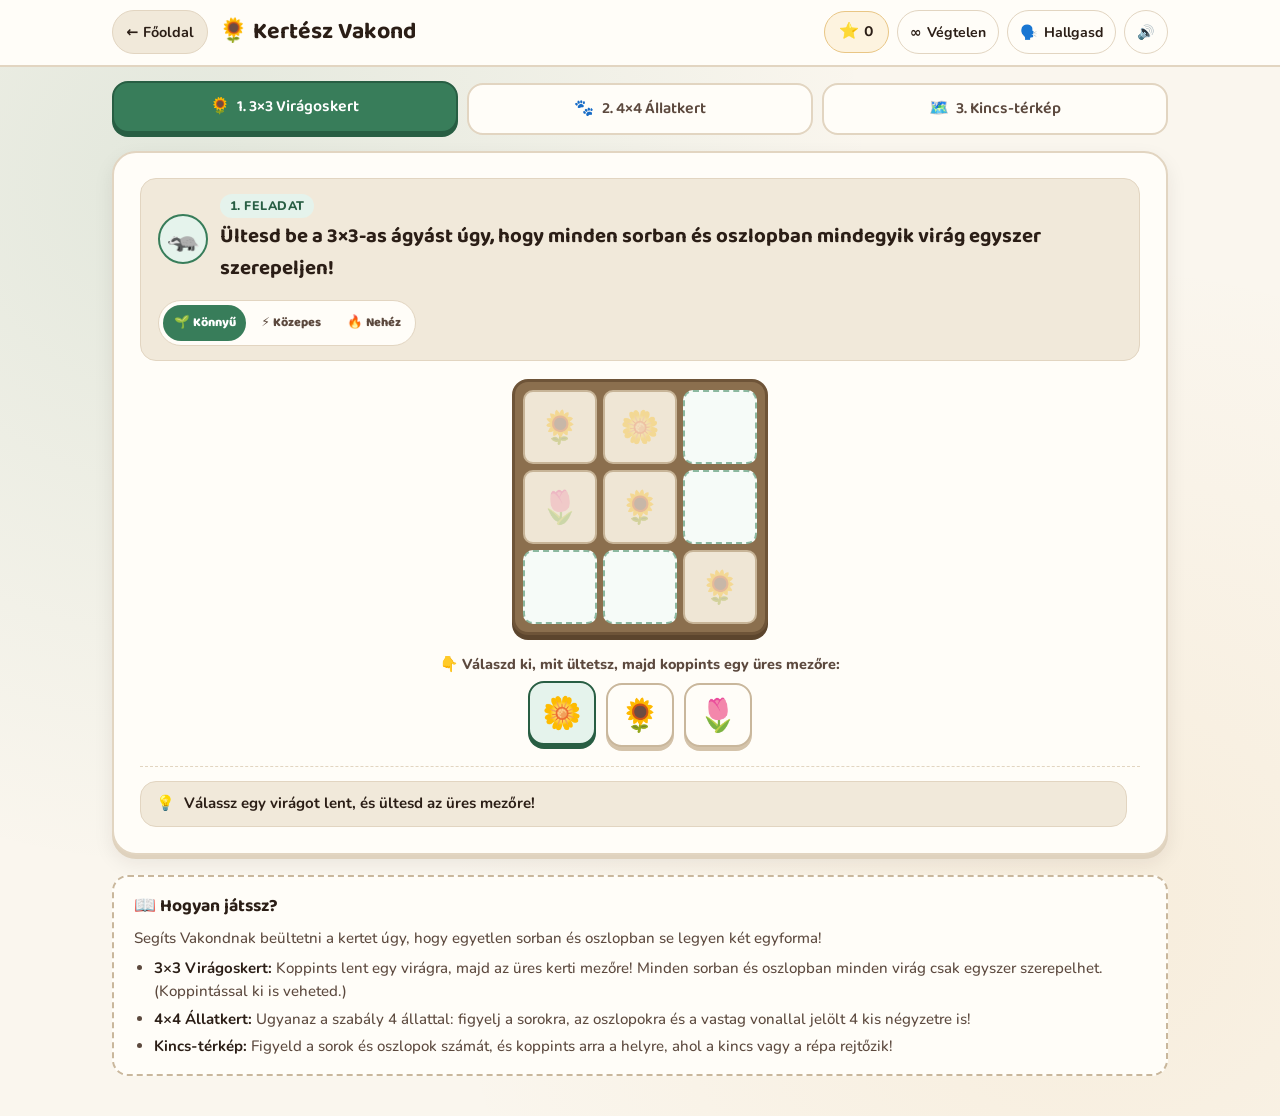
<file: kertesz-vakond/index.html>
<!DOCTYPE html>
<html lang="hu">
<head>
  <meta charset="UTF-8">
  <meta name="viewport" content="width=device-width, initial-scale=1.0">
  <title>Kertész Vakond — Logika Műhely</title>
  <meta name="description" content="Mini-Sudoku (3×3 és 4×4) és kincs-térképes rács-logika elsős kisiskolásoknak magyar hangalámondással.">
  <link rel="stylesheet" href="../styles/fonts.css">
  <link rel="apple-touch-icon" href="../assets/apple-touch-icon.png">
  <link rel="manifest" href="../manifest.json">
  <link rel="icon" href="../assets/icon.svg" type="image/svg+xml">
  <link rel="stylesheet" href="../styles/main.css?v=4">
  <link rel="stylesheet" href="styles.css?v=1">
</head>
<body class="vakond-body">
  <header class="workshop-header">
    <div class="container workshop-header-inner">
      <div class="header-left">
        <a href="../index.html" class="back-link" id="btn-back-home">← Főoldal</a>
        <h1 class="workshop-title">🌻 Kertész Vakond</h1>
      </div>

      <div class="header-controls">
        <span class="stat-pill" id="star-counter" aria-label="Összegyűjtött csillagok">
          ⭐ <span id="star-count-value">0</span>
        </span>
        <button type="button" class="icon-btn" id="btn-infinite-mode" aria-pressed="false" title="Végtelen gyakorlás be/ki">
          ∞ <span class="btn-label">Végtelen</span>
        </button>
        <button type="button" class="icon-btn" id="btn-replay-voice" title="Feladat meghallgatása újra">
          🗣️ <span class="btn-label">Hallgasd</span>
        </button>
        <button type="button" class="icon-btn" id="btn-toggle-sound" aria-pressed="true" title="Hang ki/be">
          🔊
        </button>
      </div>
    </div>
  </header>

  <main class="container workshop-main">
    <nav class="mode-nav" aria-label="Játékmódok">
      <button type="button" class="mode-tab is-active" id="tab-mode-sudoku3" data-mode="sudoku3">
        <span>🌻</span>
        <span>1. 3×3 Virágoskert</span>
      </button>
      <button type="button" class="mode-tab" id="tab-mode-sudoku4" data-mode="sudoku4">
        <span>🐾</span>
        <span>2. 4×4 Állatkert</span>
      </button>
      <button type="button" class="mode-tab" id="tab-mode-map" data-mode="map">
        <span>🗺️</span>
        <span>3. Kincs-térkép</span>
      </button>
    </nav>

    <section class="game-panel" aria-live="polite">
      <div class="prompt-bar">
        <div class="prompt-left">
          <div class="guide-avatar" aria-hidden="true">🦡</div>
          <div>
            <span class="level-badge" id="level-badge">1. ágyás</span>
            <p class="prompt-instruction" id="prompt-instruction">Töltsük be a kertet…</p>
          </div>
        </div>
        <div class="difficulty-bar" id="difficulty-bar" role="group" aria-label="Nehézségi szint">
          <button type="button" class="diff-btn is-active" data-diff="easy">🌱 Könnyű</button>
          <button type="button" class="diff-btn" data-diff="medium">⚡ Közepes</button>
          <button type="button" class="diff-btn" data-diff="hard">🔥 Nehéz</button>
        </div>
      </div>

      <div id="game-stage"></div>

      <div class="action-bar">
        <div class="feedback-banner" id="feedback-banner">
          <span>💡</span>
          <span id="feedback-text">Válassz egy növényt vagy állatot, és ültesd az üres mezőre!</span>
        </div>
        <div class="action-buttons" id="action-buttons"></div>
      </div>
    </section>

    <section class="how-to-play" aria-label="Hogyan játssz?">
      <h2 class="how-to-play-title">📖 Hogyan játssz?</h2>
      <p>Segíts Vakondnak beültetni a kertet úgy, hogy egyetlen sorban és oszlopban se legyen két egyforma!</p>
      <ul>
        <li><strong>3×3 Virágoskert:</strong> Koppints lent egy virágra, majd az üres kerti mezőre! Minden sorban és oszlopban minden virág csak egyszer szerepelhet. (Koppintással ki is veheted.)</li>
        <li><strong>4×4 Állatkert:</strong> Ugyanaz a szabály 4 állattal: figyelj a sorokra, az oszlopokra és a vastag vonallal jelölt 4 kis négyzetre is!</li>
        <li><strong>Kincs-térkép:</strong> Figyeld a sorok és oszlopok számát, és koppints arra a helyre, ahol a kincs vagy a répa rejtőzik!</li>
      </ul>
    </section>
  </main>

  <script src="../shared/logika-core.js?v=5"></script>
  <script src="app.js?v=1"></script>
</body>
</html>
</file>
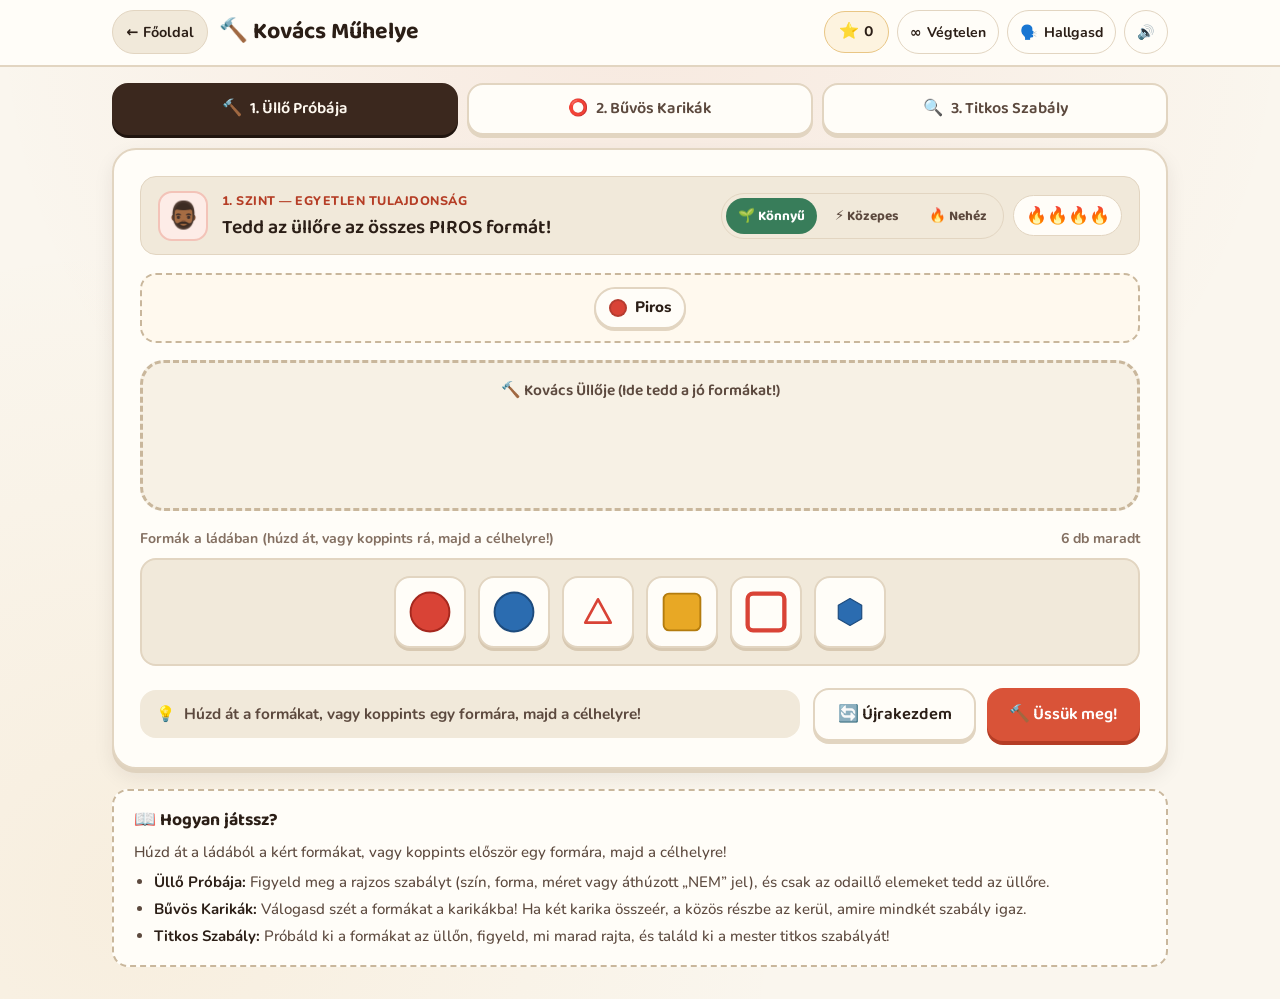
<file: kovacs-muhelye/index.html>
<!DOCTYPE html>
<html lang="hu">
<head>
  <meta charset="UTF-8">
  <meta name="viewport" content="width=device-width, initial-scale=1.0">
  <title>Kovács Műhelye — Logika Műhely</title>
  <meta name="description" content="Dienes-féle logikai játék elsősöknek: halmazok, tagadás, metszet és szabályfelismerés magyar hangalámondással.">
  <link rel="stylesheet" href="../styles/fonts.css">
  <link rel="apple-touch-icon" href="../assets/apple-touch-icon.png">
  <link rel="manifest" href="../manifest.json">
  <link rel="stylesheet" href="../styles/main.css?v=4">
  <link rel="stylesheet" href="styles.css?v=3">
</head>
<body class="workshop-body">
  <header class="workshop-header">
    <div class="container workshop-header-inner">
      <div class="header-left">
        <a href="../index.html" class="back-link" id="btn-back-home">← Főoldal</a>
        <h1 class="workshop-title">🔨 Kovács Műhelye</h1>
      </div>

      <div class="header-controls">
        <span class="stat-pill" id="star-counter" aria-label="Összegyűjtött csillagok">
          ⭐ <span id="star-count-value">0</span>
        </span>
        <button type="button" class="icon-btn" id="btn-infinite-mode" aria-pressed="false" title="Végtelen gyakorlás be/ki">
          ∞ <span class="btn-label">Végtelen</span>
        </button>
        <button type="button" class="icon-btn" id="btn-replay-voice" title="Feladat meghallgatása újra">
          🗣️ <span class="btn-label">Hallgasd</span>
        </button>
        <button type="button" class="icon-btn" id="btn-toggle-sound" aria-pressed="true" title="Hang ki/be">
          🔊
        </button>
      </div>
    </div>
  </header>

  <main class="container workshop-main">
    <nav class="mode-nav" aria-label="Játékmódok">
      <button type="button" class="mode-tab is-active" id="tab-mode-anvil" data-mode="anvil">
        <span>🔨</span>
        <span>1. Üllő Próbája</span>
      </button>
      <button type="button" class="mode-tab" id="tab-mode-venn" data-mode="venn">
        <span>⭕</span>
        <span>2. Bűvös Karikák</span>
      </button>
      <button type="button" class="mode-tab" id="tab-mode-secret" data-mode="secret">
        <span>🔍</span>
        <span>3. Titkos Szabály</span>
      </button>
    </nav>

    <section class="game-panel" aria-live="polite">
      <div class="prompt-bar">
        <div class="prompt-left">
          <div class="blacksmith-avatar" aria-hidden="true">🧔🏾‍♂️</div>
          <div class="prompt-text-group">
            <span class="level-badge" id="level-badge">1. szint</span>
            <p class="prompt-instruction" id="prompt-instruction">Töltsük be a kovácsműhelyt…</p>
          </div>
        </div>
        <div class="prompt-right" style="flex-wrap:wrap;">
          <div class="difficulty-bar" id="difficulty-bar" role="group" aria-label="Nehézségi szint">
            <button type="button" class="diff-btn is-active" data-diff="easy">🌱 Könnyű</button>
            <button type="button" class="diff-btn" data-diff="medium">⚡ Közepes</button>
            <button type="button" class="diff-btn" data-diff="hard">🔥 Nehéz</button>
          </div>
          <div class="attempts-hearts" id="attempts-display" aria-label="Hátralévő próbák">
            🔥🔥🔥
          </div>
        </div>
      </div>

      <!-- Visual Rule Blueprint (shown in Anvil mode, hidden in others if needed) -->
      <div class="rule-blueprint" id="rule-blueprint" aria-label="Vizuális szabály"></div>

      <!-- Dynamic Stage (Anvil / Venn / Secret Rule) -->
      <div id="game-stage"></div>

      <!-- Token Tray -->
      <div class="tray-section" id="tray-section">
        <div class="tray-header">
          <span>Formák a ládában (húzd át, vagy koppints rá, majd a célhelyre!)</span>
          <span id="tray-count"></span>
        </div>
        <div class="token-tray drop-target" id="token-tray" data-zone="tray"></div>
      </div>

      <!-- Action & Feedback Bar -->
      <div class="action-bar">
        <div class="feedback-banner" id="feedback-banner">
          <span>💡</span>
          <span id="feedback-text">Válassz egy formát, és tedd a megfelelő helyre!</span>
        </div>
        <div class="action-buttons" id="action-buttons"></div>
      </div>
    </section>

    <section class="how-to-play" aria-label="Hogyan játssz?">
      <h2 class="how-to-play-title">📖 Hogyan játssz?</h2>
      <p>Húzd át a ládából a kért formákat, vagy koppints először egy formára, majd a célhelyre!</p>
      <ul>
        <li><strong>Üllő Próbája:</strong> Figyeld meg a rajzos szabályt (szín, forma, méret vagy áthúzott „NEM” jel), és csak az odaillő elemeket tedd az üllőre.</li>
        <li><strong>Bűvös Karikák:</strong> Válogasd szét a formákat a karikákba! Ha két karika összeér, a közös részbe az kerül, amire mindkét szabály igaz.</li>
        <li><strong>Titkos Szabály:</strong> Próbáld ki a formákat az üllőn, figyeld, mi marad rajta, és találd ki a mester titkos szabályát!</li>
      </ul>
    </section>
  </main>

  <script src="../shared/logika-core.js?v=5"></script>
  <script src="app.js?v=3"></script>
</body>
</html>
</file>
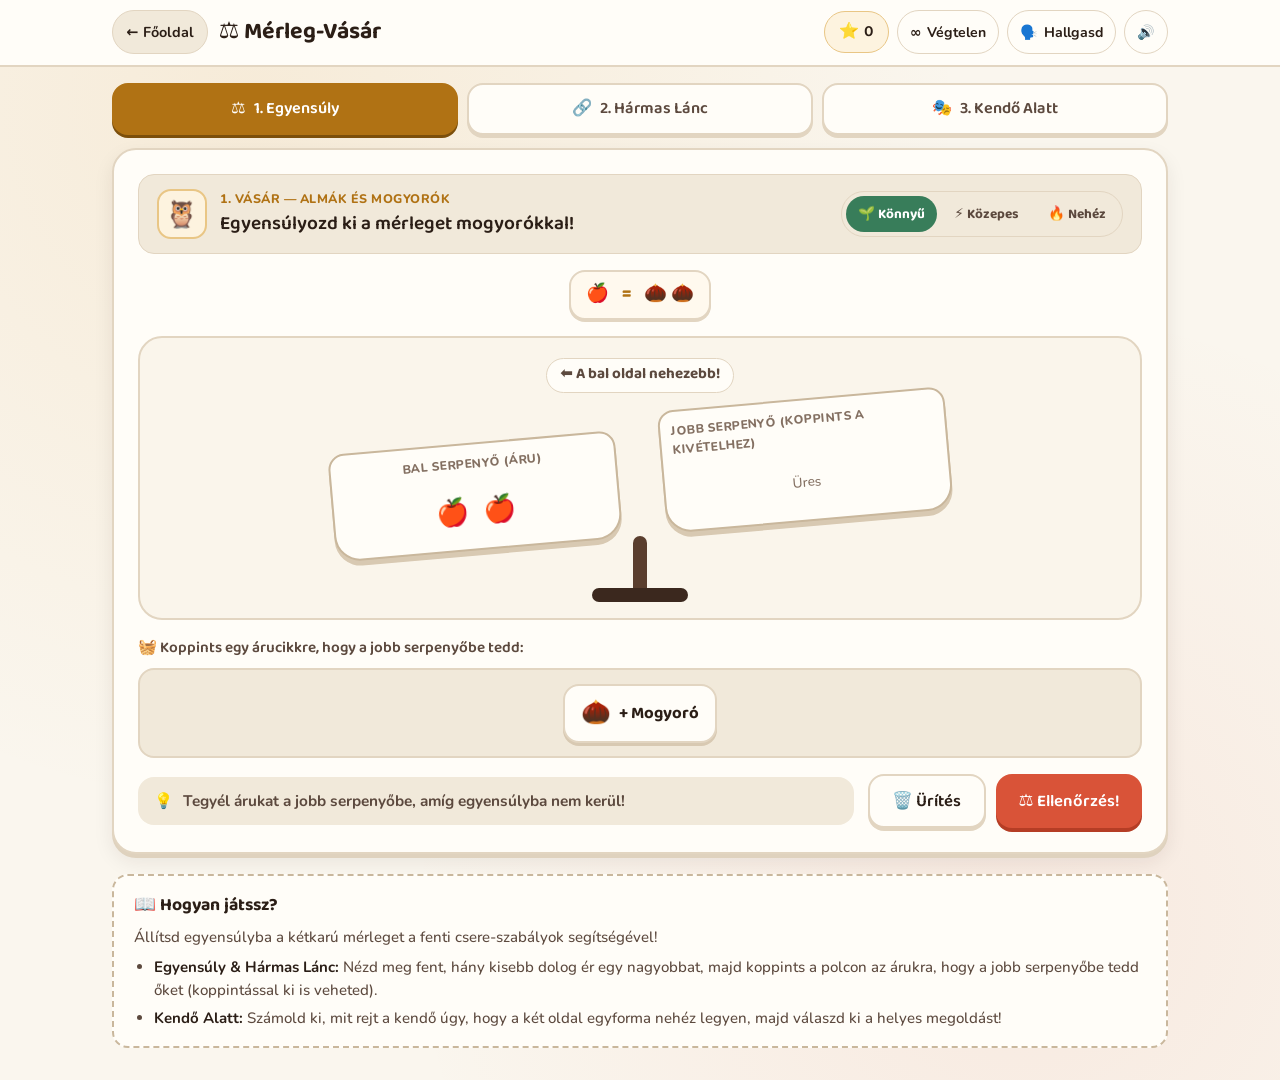
<file: merleg-vasar/index.html>
<!DOCTYPE html>
<html lang="hu">
<head>
  <meta charset="UTF-8">
  <meta name="viewport" content="width=device-width, initial-scale=1.0">
  <title>Mérleg-Vásár — Logika Műhely</title>
  <meta name="description" content="Varga Tamás felfedeztető matematikájára épülő kétkarú mérleges logikai játék elsősöknek.">
  <link rel="stylesheet" href="../styles/fonts.css">
  <link rel="apple-touch-icon" href="../assets/apple-touch-icon.png">
  <link rel="manifest" href="../manifest.json">
  <link rel="stylesheet" href="../styles/main.css?v=4">
  <link rel="stylesheet" href="styles.css?v=3">
</head>
<body class="market-body">
  <header class="workshop-header">
    <div class="container workshop-header-inner">
      <div class="header-left">
        <a href="../index.html" class="back-link" id="btn-back-home">← Főoldal</a>
        <h1 class="workshop-title">⚖️ Mérleg-Vásár</h1>
      </div>

      <div class="header-controls">
        <span class="stat-pill" id="star-counter" aria-label="Összegyűjtött csillagok">
          ⭐ <span id="star-count-value">0</span>
        </span>
        <button type="button" class="icon-btn" id="btn-infinite-mode" aria-pressed="false" title="Végtelen gyakorlás be/ki">
          ∞ <span class="btn-label">Végtelen</span>
        </button>
        <button type="button" class="icon-btn" id="btn-replay-voice" title="Feladat meghallgatása újra">
          🗣️ <span class="btn-label">Hallgasd</span>
        </button>
        <button type="button" class="icon-btn" id="btn-toggle-sound" aria-pressed="true" title="Hang ki/be">
          🔊
        </button>
      </div>
    </div>
  </header>

  <main class="container workshop-main">
    <nav class="mode-nav" aria-label="Játékmódok">
      <button type="button" class="mode-tab is-active" id="tab-mode-balance" data-mode="balance">
        <span>⚖️</span>
        <span>1. Egyensúly</span>
      </button>
      <button type="button" class="mode-tab" id="tab-mode-chain" data-mode="chain">
        <span>🔗</span>
        <span>2. Hármas Lánc</span>
      </button>
      <button type="button" class="mode-tab" id="tab-mode-mystery" data-mode="mystery">
        <span>🎭</span>
        <span>3. Kendő Alatt</span>
      </button>
    </nav>

    <section class="game-panel" aria-live="polite">
      <div class="prompt-bar">
        <div class="prompt-left">
          <div class="guide-avatar" aria-hidden="true">🦉</div>
          <div>
            <span class="level-badge" id="level-badge">1. feladat</span>
            <p class="prompt-instruction" id="prompt-instruction">Töltsük be a vásárt…</p>
          </div>
        </div>
        <div class="difficulty-bar" id="difficulty-bar" role="group" aria-label="Nehézségi szint">
          <button type="button" class="diff-btn is-active" data-diff="easy">🌱 Könnyű</button>
          <button type="button" class="diff-btn" data-diff="medium">⚡ Közepes</button>
          <button type="button" class="diff-btn" data-diff="hard">🔥 Nehéz</button>
        </div>
      </div>

      <!-- Visual Equivalence Clues -->
      <div class="clues-row" id="clues-row" aria-label="Csere-szabályok"></div>

      <!-- Interactive Scale -->
      <div class="scale-stage">
        <div class="scale-status-pill" id="scale-status-pill">⚖️ Mérlegeljünk!</div>

        <div class="scale-visual">
          <div class="scale-beam-wrap" id="scale-beam">
            <div class="scale-pan" id="left-pan">
              <span class="scale-pan-title" id="left-pan-title">Bal serpenyő</span>
              <div class="pan-items" id="left-pan-items"></div>
            </div>
            <div aria-hidden="true"></div>
            <div class="scale-pan" id="right-pan">
              <span class="scale-pan-title" id="right-pan-title">Jobb serpenyő (koppints a kivételhez)</span>
              <div class="pan-items" id="right-pan-items"></div>
            </div>
          </div>

          <div class="scale-fulcrum" aria-hidden="true">
            <div class="fulcrum-pillar"></div>
            <div class="fulcrum-base"></div>
          </div>
        </div>
      </div>

      <!-- Market Shelf -->
      <div class="shelf-box">
        <p class="shelf-title" id="shelf-title">🧺 Koppints egy árucikkre, hogy a jobb serpenyőbe tedd:</p>
        <div class="market-shelf" id="market-shelf"></div>
      </div>

      <!-- Action & Feedback -->
      <div class="action-bar">
        <div class="feedback-banner" id="feedback-banner">
          <span>💡</span>
          <span id="feedback-text">Tegyél árukat a serpenyőbe, amíg egyensúlyba nem kerül!</span>
        </div>
        <div class="action-buttons" id="action-buttons"></div>
      </div>
    </section>

    <section class="how-to-play" aria-label="Hogyan játssz?">
      <h2 class="how-to-play-title">📖 Hogyan játssz?</h2>
      <p>Állítsd egyensúlyba a kétkarú mérleget a fenti csere-szabályok segítségével!</p>
      <ul>
        <li><strong>Egyensúly &amp; Hármas Lánc:</strong> Nézd meg fent, hány kisebb dolog ér egy nagyobbat, majd koppints a polcon az árukra, hogy a jobb serpenyőbe tedd őket (koppintással ki is veheted).</li>
        <li><strong>Kendő Alatt:</strong> Számold ki, mit rejt a kendő úgy, hogy a két oldal egyforma nehéz legyen, majd válaszd ki a helyes megoldást!</li>
      </ul>
    </section>
  </main>

  <script src="../shared/logika-core.js?v=5"></script>
  <script src="app.js?v=3"></script>
</body>
</html>
</file>
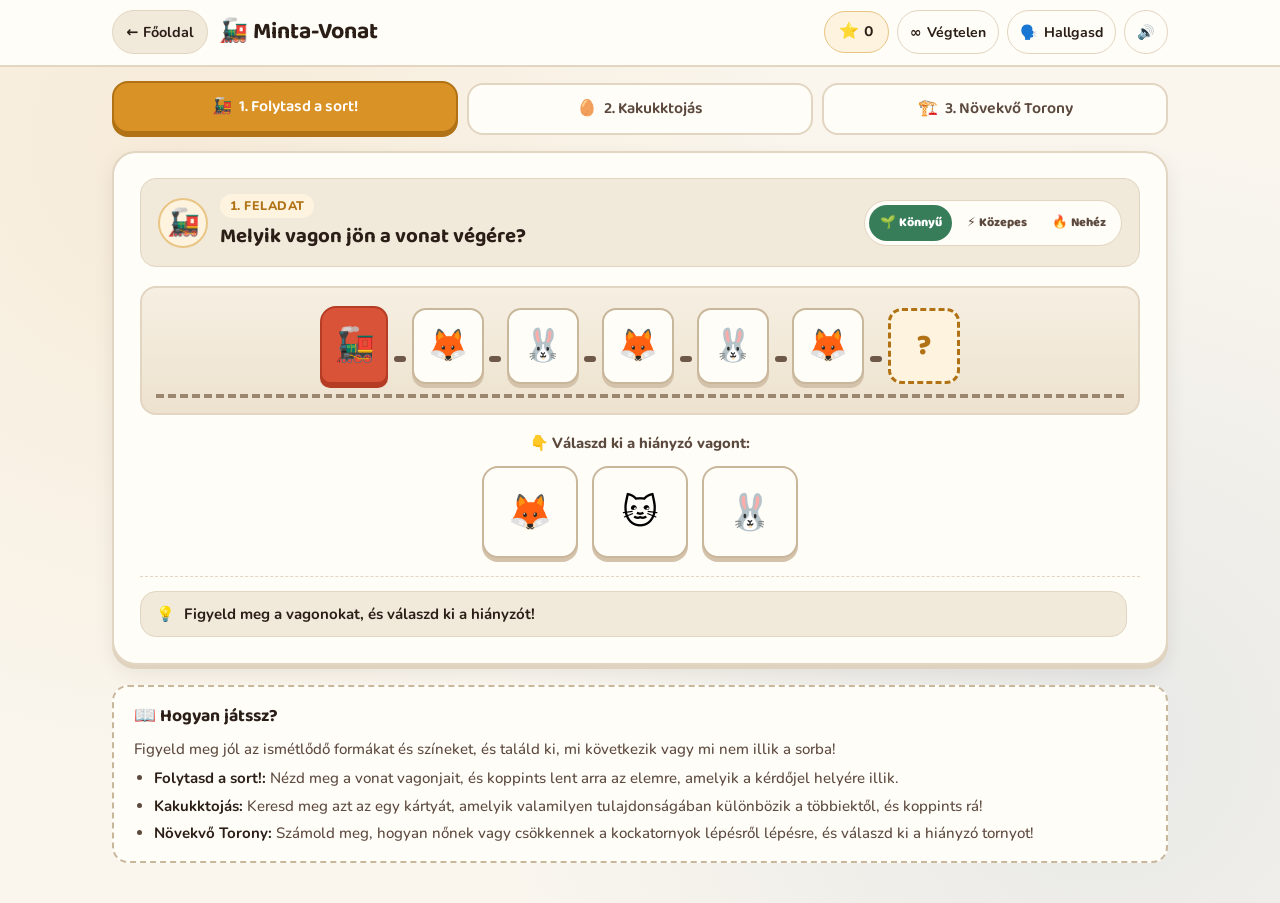
<file: minta-vonat/index.html>
<!DOCTYPE html>
<html lang="hu">
<head>
  <meta charset="UTF-8">
  <meta name="viewport" content="width=device-width, initial-scale=1.0">
  <title>Minta-Vonat — Logika Műhely</title>
  <meta name="description" content="Sorozatfelismerés, kakukktojás és növekvő minták elsős kisiskolásoknak magyar hangalámondással.">
  <link rel="stylesheet" href="../styles/fonts.css">
  <link rel="apple-touch-icon" href="../assets/apple-touch-icon.png">
  <link rel="manifest" href="../manifest.json">
  <link rel="icon" href="../assets/icon.svg" type="image/svg+xml">
  <link rel="stylesheet" href="../styles/main.css?v=4">
  <link rel="stylesheet" href="styles.css?v=1">
</head>
<body class="minta-body">
  <header class="workshop-header">
    <div class="container workshop-header-inner">
      <div class="header-left">
        <a href="../index.html" class="back-link" id="btn-back-home">← Főoldal</a>
        <h1 class="workshop-title">🚂 Minta-Vonat</h1>
      </div>

      <div class="header-controls">
        <span class="stat-pill" id="star-counter" aria-label="Összegyűjtött csillagok">
          ⭐ <span id="star-count-value">0</span>
        </span>
        <button type="button" class="icon-btn" id="btn-infinite-mode" aria-pressed="false" title="Végtelen gyakorlás be/ki">
          ∞ <span class="btn-label">Végtelen</span>
        </button>
        <button type="button" class="icon-btn" id="btn-replay-voice" title="Feladat meghallgatása újra">
          🗣️ <span class="btn-label">Hallgasd</span>
        </button>
        <button type="button" class="icon-btn" id="btn-toggle-sound" aria-pressed="true" title="Hang ki/be">
          🔊
        </button>
      </div>
    </div>
  </header>

  <main class="container workshop-main">
    <nav class="mode-nav" aria-label="Játékmódok">
      <button type="button" class="mode-tab is-active" id="tab-mode-pattern" data-mode="pattern">
        <span>🚂</span>
        <span>1. Folytasd a sort!</span>
      </button>
      <button type="button" class="mode-tab" id="tab-mode-odd" data-mode="odd">
        <span>🥚</span>
        <span>2. Kakukktojás</span>
      </button>
      <button type="button" class="mode-tab" id="tab-mode-growing" data-mode="growing">
        <span>🏗️</span>
        <span>3. Növekvő Torony</span>
      </button>
    </nav>

    <section class="game-panel" aria-live="polite">
      <div class="prompt-bar">
        <div class="prompt-left">
          <div class="guide-avatar" aria-hidden="true">🚂</div>
          <div>
            <span class="level-badge" id="level-badge">1. feladat</span>
            <p class="prompt-instruction" id="prompt-instruction">Töltsük be a Minta-Vonatot…</p>
          </div>
        </div>
        <div class="difficulty-bar" id="difficulty-bar" role="group" aria-label="Nehézségi szint">
          <button type="button" class="diff-btn is-active" data-diff="easy">🌱 Könnyű</button>
          <button type="button" class="diff-btn" data-diff="medium">⚡ Közepes</button>
          <button type="button" class="diff-btn" data-diff="hard">🔥 Nehéz</button>
        </div>
      </div>

      <div id="game-stage"></div>

      <div class="action-bar">
        <div class="feedback-banner" id="feedback-banner">
          <span>💡</span>
          <span id="feedback-text">Figyeld meg a mintát, és válaszd ki a helyes megoldást!</span>
        </div>
        <div class="action-buttons" id="action-buttons"></div>
      </div>
    </section>

    <section class="how-to-play" aria-label="Hogyan játssz?">
      <h2 class="how-to-play-title">📖 Hogyan játssz?</h2>
      <p>Figyeld meg jól az ismétlődő formákat és színeket, és találd ki, mi következik vagy mi nem illik a sorba!</p>
      <ul>
        <li><strong>Folytasd a sort!:</strong> Nézd meg a vonat vagonjait, és koppints lent arra az elemre, amelyik a kérdőjel helyére illik.</li>
        <li><strong>Kakukktojás:</strong> Keresd meg azt az egy kártyát, amelyik valamilyen tulajdonságában különbözik a többiektől, és koppints rá!</li>
        <li><strong>Növekvő Torony:</strong> Számold meg, hogyan nőnek vagy csökkennek a kockatornyok lépésről lépésre, és válaszd ki a hiányzó tornyot!</li>
      </ul>
    </section>
  </main>

  <script src="../shared/logika-core.js?v=5"></script>
  <script src="app.js?v=1"></script>
</body>
</html>
</file>
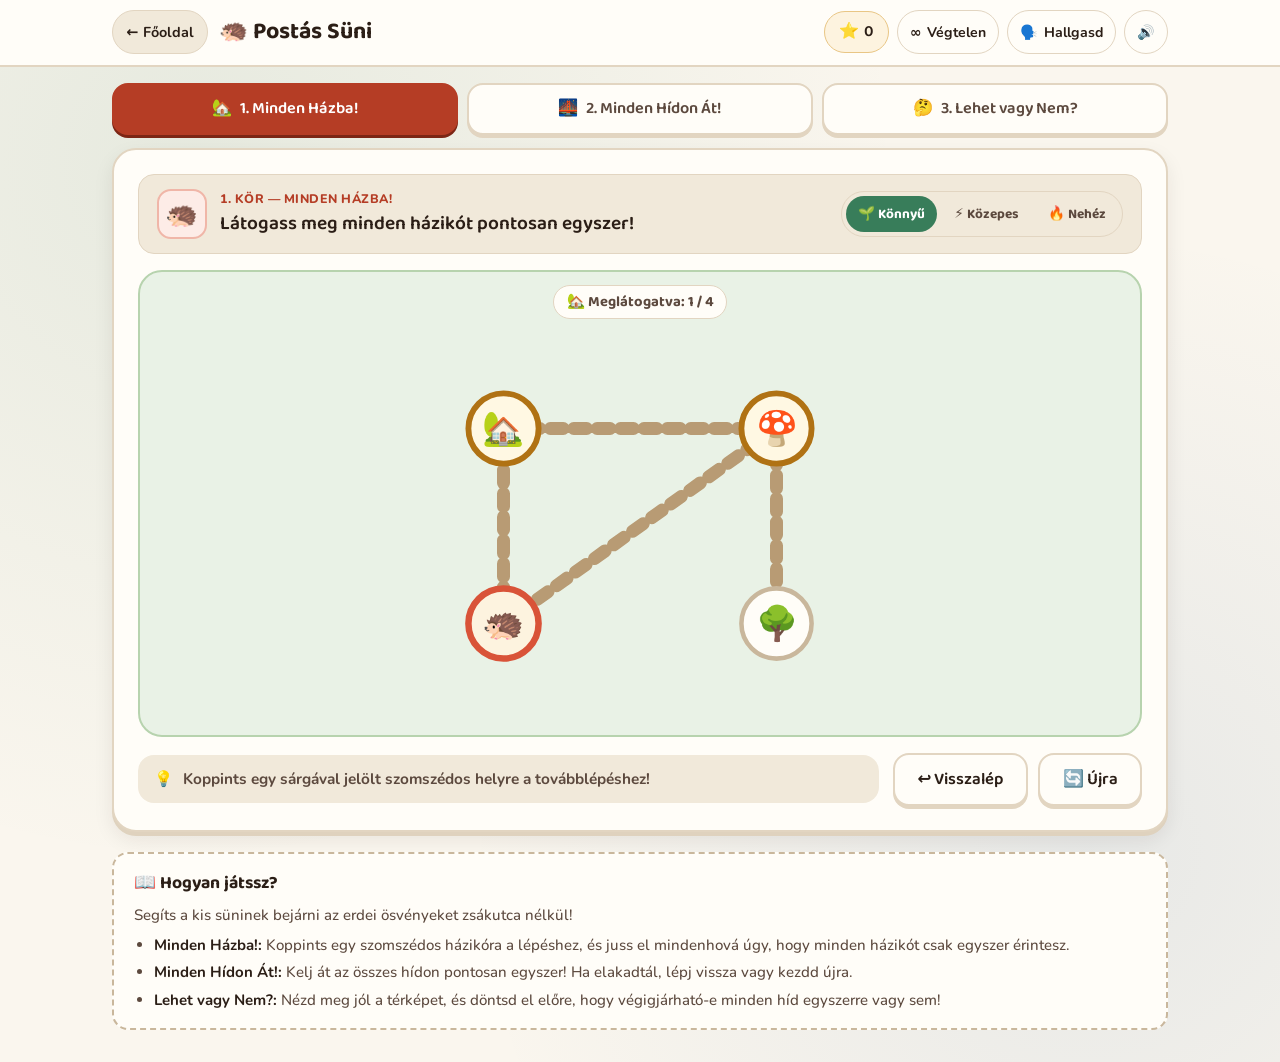
<file: postas-suni/index.html>
<!DOCTYPE html>
<html lang="hu">
<head>
  <meta charset="UTF-8">
  <meta name="viewport" content="width=device-width, initial-scale=1.0">
  <title>Postás Süni — Logika Műhely</title>
  <meta name="description" content="Gráfelmélet és útvonal-tervezés elsősöknek: kézbesíts minden házba és menj át minden hídon pontosan egyszer!">
  <link rel="stylesheet" href="../styles/fonts.css">
  <link rel="apple-touch-icon" href="../assets/apple-touch-icon.png">
  <link rel="manifest" href="../manifest.json">
  <link rel="stylesheet" href="../styles/main.css?v=4">
  <link rel="stylesheet" href="styles.css?v=4">
</head>
<body class="suni-body">
  <header class="workshop-header">
    <div class="container workshop-header-inner">
      <div class="header-left">
        <a href="../index.html" class="back-link" id="btn-back-home">← Főoldal</a>
        <h1 class="workshop-title">🦔 Postás Süni</h1>
      </div>

      <div class="header-controls">
        <span class="stat-pill" id="star-counter" aria-label="Összegyűjtött csillagok">
          ⭐ <span id="star-count-value">0</span>
        </span>
        <button type="button" class="icon-btn" id="btn-infinite-mode" aria-pressed="false" title="Végtelen gyakorlás be/ki">
          ∞ <span class="btn-label">Végtelen</span>
        </button>
        <button type="button" class="icon-btn" id="btn-replay-voice" title="Feladat meghallgatása újra">
          🗣️ <span class="btn-label">Hallgasd</span>
        </button>
        <button type="button" class="icon-btn" id="btn-toggle-sound" aria-pressed="true" title="Hang ki/be">
          🔊
        </button>
      </div>
    </div>
  </header>

  <main class="container workshop-main">
    <nav class="mode-nav" aria-label="Játékmódok">
      <button type="button" class="mode-tab is-active" id="tab-mode-houses" data-mode="houses">
        <span>🏡</span>
        <span>1. Minden Házba!</span>
      </button>
      <button type="button" class="mode-tab" id="tab-mode-bridges" data-mode="bridges">
        <span>🌉</span>
        <span>2. Minden Hídon Át!</span>
      </button>
      <button type="button" class="mode-tab" id="tab-mode-possible" data-mode="possible">
        <span>🤔</span>
        <span>3. Lehet vagy Nem?</span>
      </button>
    </nav>

    <section class="game-panel" aria-live="polite">
      <div class="prompt-bar">
        <div class="prompt-left">
          <div class="guide-avatar" aria-hidden="true">🦔</div>
          <div>
            <span class="level-badge" id="level-badge">1. útvonal</span>
            <p class="prompt-instruction" id="prompt-instruction">Töltsük be az erdei térképet…</p>
          </div>
        </div>
        <div class="difficulty-bar" id="difficulty-bar" role="group" aria-label="Nehézségi szint">
          <button type="button" class="diff-btn is-active" data-diff="easy">🌱 Könnyű</button>
          <button type="button" class="diff-btn" data-diff="medium">⚡ Közepes</button>
          <button type="button" class="diff-btn" data-diff="hard">🔥 Nehéz</button>
        </div>
      </div>

      <div id="game-stage"></div>

      <div class="action-bar">
        <div class="feedback-banner" id="feedback-banner">
          <span>💡</span>
          <span id="feedback-text">Koppints egy szomszédos házikóra vagy szigetre a lépéshez!</span>
        </div>
        <div class="action-buttons" id="action-buttons"></div>
      </div>
    </section>

    <section class="how-to-play" aria-label="Hogyan játssz?">
      <h2 class="how-to-play-title">📖 Hogyan játssz?</h2>
      <p>Segíts a kis süninek bejárni az erdei ösvényeket zsákutca nélkül!</p>
      <ul>
        <li><strong>Minden Házba!:</strong> Koppints egy szomszédos házikóra a lépéshez, és juss el mindenhová úgy, hogy minden házikót csak egyszer érintesz.</li>
        <li><strong>Minden Hídon Át!:</strong> Kelj át az összes hídon pontosan egyszer! Ha elakadtál, lépj vissza vagy kezdd újra.</li>
        <li><strong>Lehet vagy Nem?:</strong> Nézd meg jól a térképet, és döntsd el előre, hogy végigjárható-e minden híd egyszerre vagy sem!</li>
      </ul>
    </section>
  </main>

  <script src="../shared/logika-core.js?v=5"></script>
  <script src="app.js?v=4"></script>
</body>
</html>
</file>
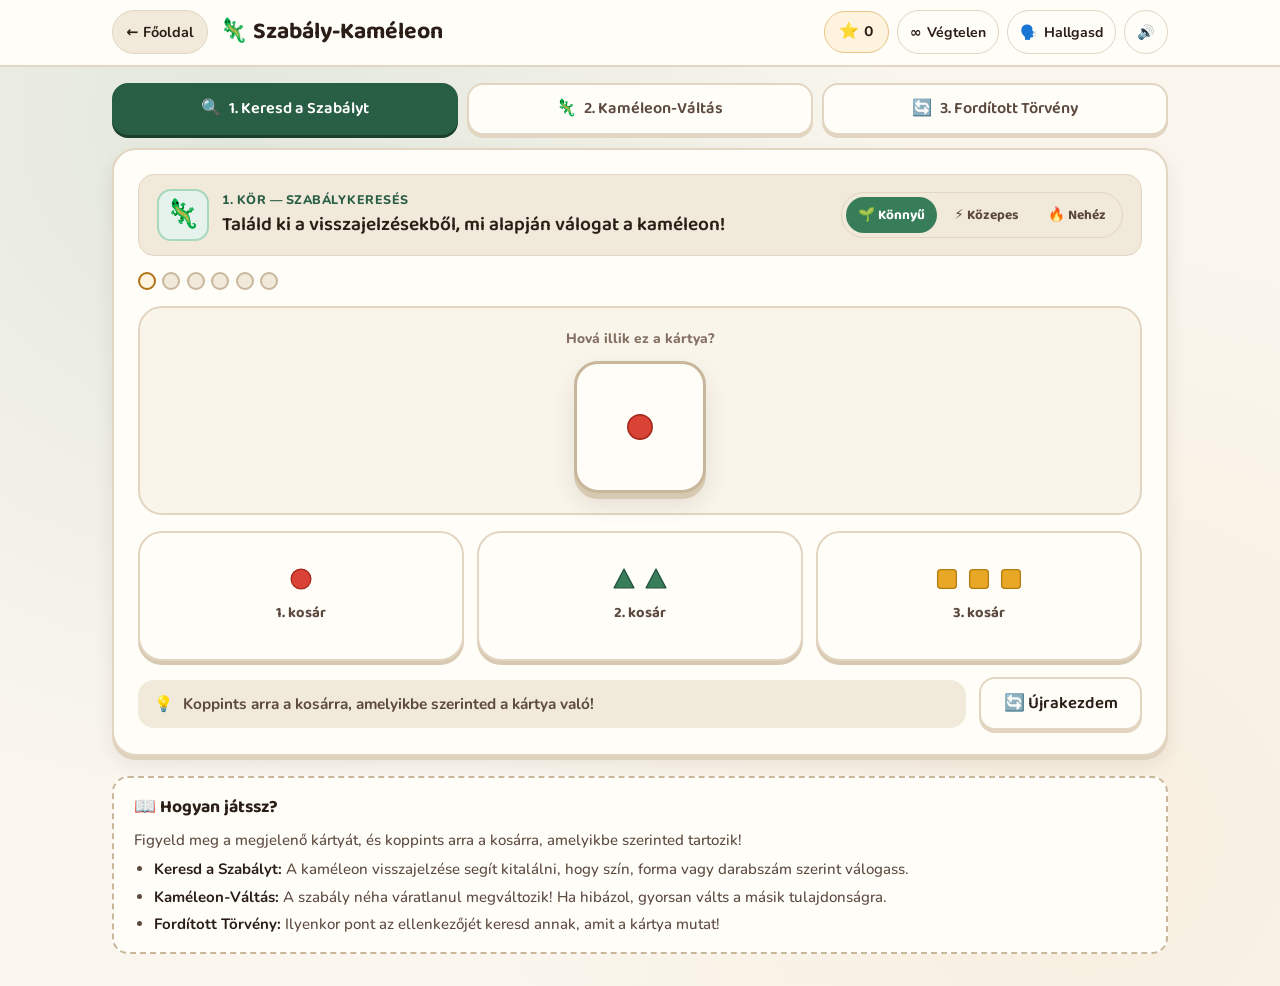
<file: szabaly-kameleon/index.html>
<!DOCTYPE html>
<html lang="hu">
<head>
  <meta charset="UTF-8">
  <meta name="viewport" content="width=device-width, initial-scale=1.0">
  <title>Szabály-Kaméleon — Logika Műhely</title>
  <meta name="description" content="Végrehajtó funkciókat és rugalmas gondolkodást fejlesztő dzsungeljáték elsősöknek magyar hangalámondással.">
  <link rel="stylesheet" href="../styles/fonts.css">
  <link rel="apple-touch-icon" href="../assets/apple-touch-icon.png">
  <link rel="manifest" href="../manifest.json">
  <link rel="stylesheet" href="../styles/main.css?v=4">
  <link rel="stylesheet" href="styles.css?v=3">
</head>
<body class="jungle-body">
  <header class="workshop-header">
    <div class="container workshop-header-inner">
      <div class="header-left">
        <a href="../index.html" class="back-link" id="btn-back-home">← Főoldal</a>
        <h1 class="workshop-title">🦎 Szabály-Kaméleon</h1>
      </div>

      <div class="header-controls">
        <span class="stat-pill" id="star-counter" aria-label="Összegyűjtött csillagok">
          ⭐ <span id="star-count-value">0</span>
        </span>
        <button type="button" class="icon-btn" id="btn-infinite-mode" aria-pressed="false" title="Végtelen gyakorlás be/ki">
          ∞ <span class="btn-label">Végtelen</span>
        </button>
        <button type="button" class="icon-btn" id="btn-replay-voice" title="Feladat meghallgatása újra">
          🗣️ <span class="btn-label">Hallgasd</span>
        </button>
        <button type="button" class="icon-btn" id="btn-toggle-sound" aria-pressed="true" title="Hang ki/be">
          🔊
        </button>
      </div>
    </div>
  </header>

  <main class="container workshop-main">
    <nav class="mode-nav" aria-label="Játékmódok">
      <button type="button" class="mode-tab is-active" id="tab-mode-discover" data-mode="discover">
        <span>🔍</span>
        <span>1. Keresd a Szabályt</span>
      </button>
      <button type="button" class="mode-tab" id="tab-mode-switch" data-mode="switch">
        <span>🦎</span>
        <span>2. Kaméleon-Váltás</span>
      </button>
      <button type="button" class="mode-tab" id="tab-mode-opposite" data-mode="opposite">
        <span>🔄</span>
        <span>3. Fordított Törvény</span>
      </button>
    </nav>

    <section class="game-panel" aria-live="polite">
      <div class="prompt-bar">
        <div class="prompt-left">
          <div class="chameleon-avatar" id="chameleon-avatar" aria-hidden="true">🦎</div>
          <div>
            <span class="level-badge" id="level-badge">1. kör</span>
            <p class="prompt-instruction" id="prompt-instruction">Töltsük be a dzsungelt…</p>
          </div>
        </div>
        <div class="difficulty-bar" id="difficulty-bar" role="group" aria-label="Nehézségi szint">
          <button type="button" class="diff-btn is-active" data-diff="easy">🌱 Könnyű</button>
          <button type="button" class="diff-btn" data-diff="medium">⚡ Közepes</button>
          <button type="button" class="diff-btn" data-diff="hard">🔥 Nehéz</button>
        </div>
      </div>

      <div class="progress-strip">
        <div class="progress-dots" id="progress-dots" aria-label="Haladás"></div>
        <div class="rule-shift-alert" id="rule-shift-alert" style="display:none;">✨ Szabályváltás!</div>
      </div>

      <div class="card-stage">
        <span style="font-size:0.86rem; font-weight:800; color:var(--ink-muted);" id="card-prompt-label">Hová illik ez a kártya?</span>
        <div class="incoming-card" id="incoming-card"></div>
      </div>

      <div class="baskets-grid" id="baskets-grid"></div>

      <div class="action-bar">
        <div class="feedback-banner" id="feedback-banner">
          <span>💡</span>
          <span id="feedback-text">Válassz egy kosarat! A kaméleon jelzi, ha jó helyre tetted!</span>
        </div>
        <div class="action-buttons" id="action-buttons"></div>
      </div>
    </section>

    <section class="how-to-play" aria-label="Hogyan játssz?">
      <h2 class="how-to-play-title">📖 Hogyan játssz?</h2>
      <p>Figyeld meg a megjelenő kártyát, és koppints arra a kosárra, amelyikbe szerinted tartozik!</p>
      <ul>
        <li><strong>Keresd a Szabályt:</strong> A kaméleon visszajelzése segít kitalálni, hogy szín, forma vagy darabszám szerint válogass.</li>
        <li><strong>Kaméleon-Váltás:</strong> A szabály néha váratlanul megváltozik! Ha hibázol, gyorsan válts a másik tulajdonságra.</li>
        <li><strong>Fordított Törvény:</strong> Ilyenkor pont az ellenkezőjét keresd annak, amit a kártya mutat!</li>
      </ul>
    </section>
  </main>

  <script src="../shared/logika-core.js?v=5"></script>
  <script src="app.js?v=3"></script>
</body>
</html>
</file>
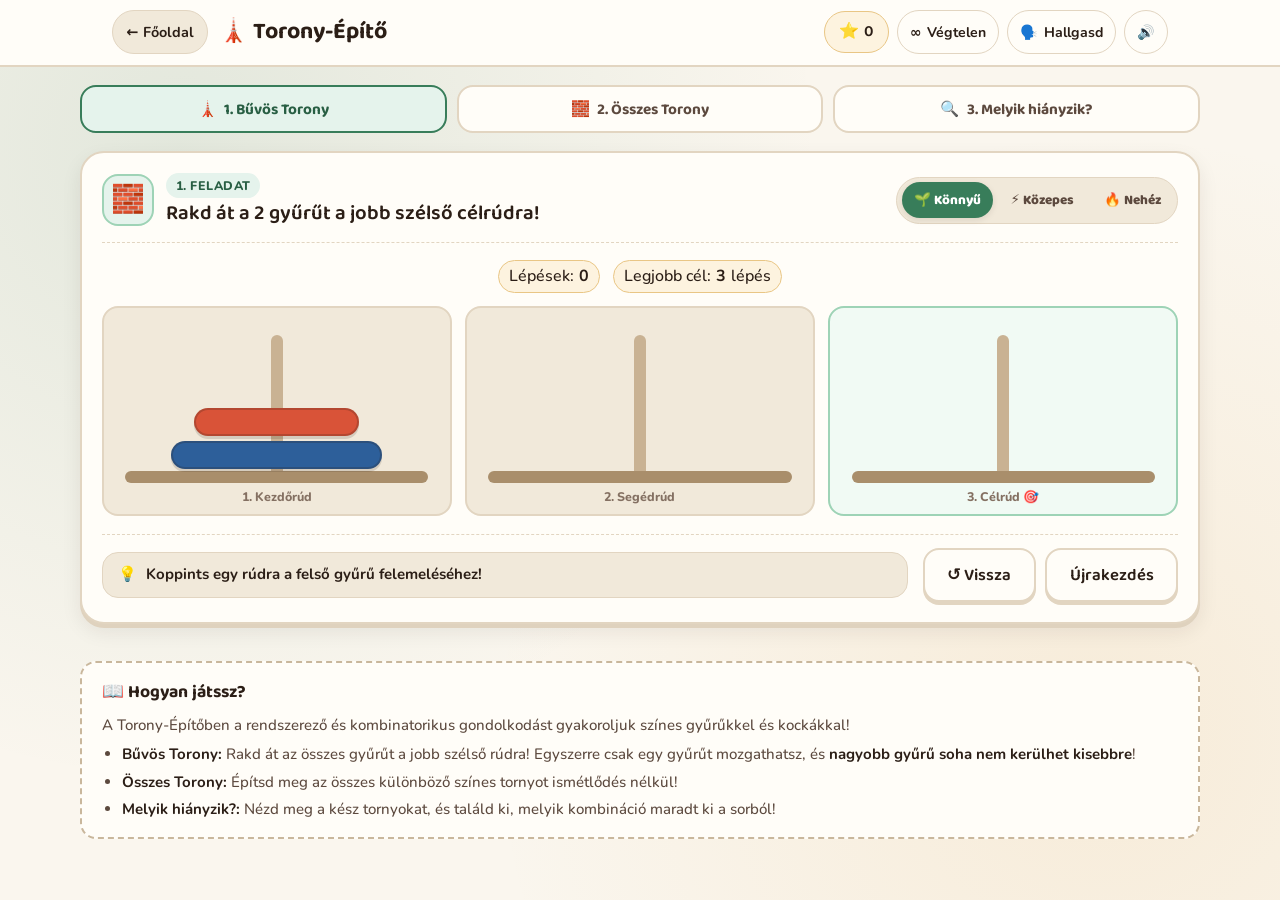
<file: torony-epito/index.html>
<!DOCTYPE html>
<html lang="hu">
<head>
  <meta charset="UTF-8">
  <meta name="viewport" content="width=device-width, initial-scale=1.0">
  <title>Torony-Építő — Logika Műhely</title>
  <meta name="description" content="Kombinatorika, Hanoi-torony és egyedi toronykombinációk elsős kisiskolásoknak magyar hangalámondással.">
  <link rel="stylesheet" href="../styles/fonts.css">
  <link rel="apple-touch-icon" href="../assets/apple-touch-icon.png">
  <link rel="manifest" href="../manifest.json">
  <link rel="icon" href="../assets/icon.svg" type="image/svg+xml">
  <link rel="stylesheet" href="../styles/main.css?v=5">
  <link rel="stylesheet" href="styles.css?v=1">
</head>
<body class="torony-body">
  <header class="workshop-header">
    <div class="container workshop-header-inner">
      <div class="header-left">
        <a href="../index.html" class="back-link" id="btn-back-home">← Főoldal</a>
        <h1 class="workshop-title">🗼 Torony-Építő</h1>
      </div>

      <div class="header-controls">
        <span class="stat-pill" id="star-counter" aria-label="Összegyűjtött csillagok">
          ⭐ <span id="star-count-value">0</span>
        </span>
        <button type="button" class="icon-btn" id="btn-infinite-mode" aria-pressed="false" title="Végtelen gyakorlás be/ki">
          ∞ <span class="btn-label">Végtelen</span>
        </button>
        <button type="button" class="icon-btn" id="btn-replay-voice" title="Feladat meghallgatása újra">
          🗣️ <span class="btn-label">Hallgasd</span>
        </button>
        <button type="button" class="icon-btn" id="btn-toggle-sound" aria-pressed="true" title="Hang ki/be">
          🔊
        </button>
      </div>
    </div>
  </header>

  <main class="container workshop-main">
    <nav class="mode-nav" aria-label="Játékmódok">
      <button type="button" class="mode-tab is-active" id="tab-mode-hanoi" data-mode="hanoi">
        <span>🗼</span>
        <span>1. Bűvös Torony</span>
      </button>
      <button type="button" class="mode-tab" id="tab-mode-combo" data-mode="combo">
        <span>🧱</span>
        <span>2. Összes Torony</span>
      </button>
      <button type="button" class="mode-tab" id="tab-mode-match" data-mode="match">
        <span>🔍</span>
        <span>3. Melyik hiányzik?</span>
      </button>
    </nav>

    <section class="game-panel" aria-live="polite">
      <div class="prompt-bar">
        <div class="prompt-left">
          <div class="guide-avatar" aria-hidden="true">🧱</div>
          <div>
            <span class="level-badge" id="level-badge">1. feladat</span>
            <p class="prompt-instruction" id="prompt-instruction">Építsük meg a tornyokat…</p>
          </div>
        </div>
        <div class="difficulty-bar" id="difficulty-bar" role="group" aria-label="Nehézségi szint">
          <button type="button" class="diff-btn is-active" data-diff="easy">🌱 Könnyű</button>
          <button type="button" class="diff-btn" data-diff="medium">⚡ Közepes</button>
          <button type="button" class="diff-btn" data-diff="hard">🔥 Nehéz</button>
        </div>
      </div>

      <div id="game-stage"></div>

      <div class="action-bar">
        <div class="feedback-banner" id="feedback-banner">
          <span>💡</span>
          <span id="feedback-text">Koppints egy rúdra vagy építőkockára a kezdéshez!</span>
        </div>
        <div class="action-buttons" id="action-buttons"></div>
      </div>
    </section>

    <section class="how-to-play" aria-label="Hogyan játssz?">
      <h2 class="how-to-play-title">📖 Hogyan játssz?</h2>
      <p>A Torony-Építőben a rendszerező és kombinatorikus gondolkodást gyakoroljuk színes gyűrűkkel és kockákkal!</p>
      <ul>
        <li><strong>Bűvös Torony:</strong> Rakd át az összes gyűrűt a jobb szélső rúdra! Egyszerre csak egy gyűrűt mozgathatsz, és <strong>nagyobb gyűrű soha nem kerülhet kisebbre</strong>!</li>
        <li><strong>Összes Torony:</strong> Építsd meg az összes különböző színes tornyot ismétlődés nélkül!</li>
        <li><strong>Melyik hiányzik?:</strong> Nézd meg a kész tornyokat, és találd ki, melyik kombináció maradt ki a sorból!</li>
      </ul>
    </section>
  </main>

  <script src="../shared/logika-core.js?v=5"></script>
  <script src="app.js?v=1"></script>
</body>
</html>
</file>
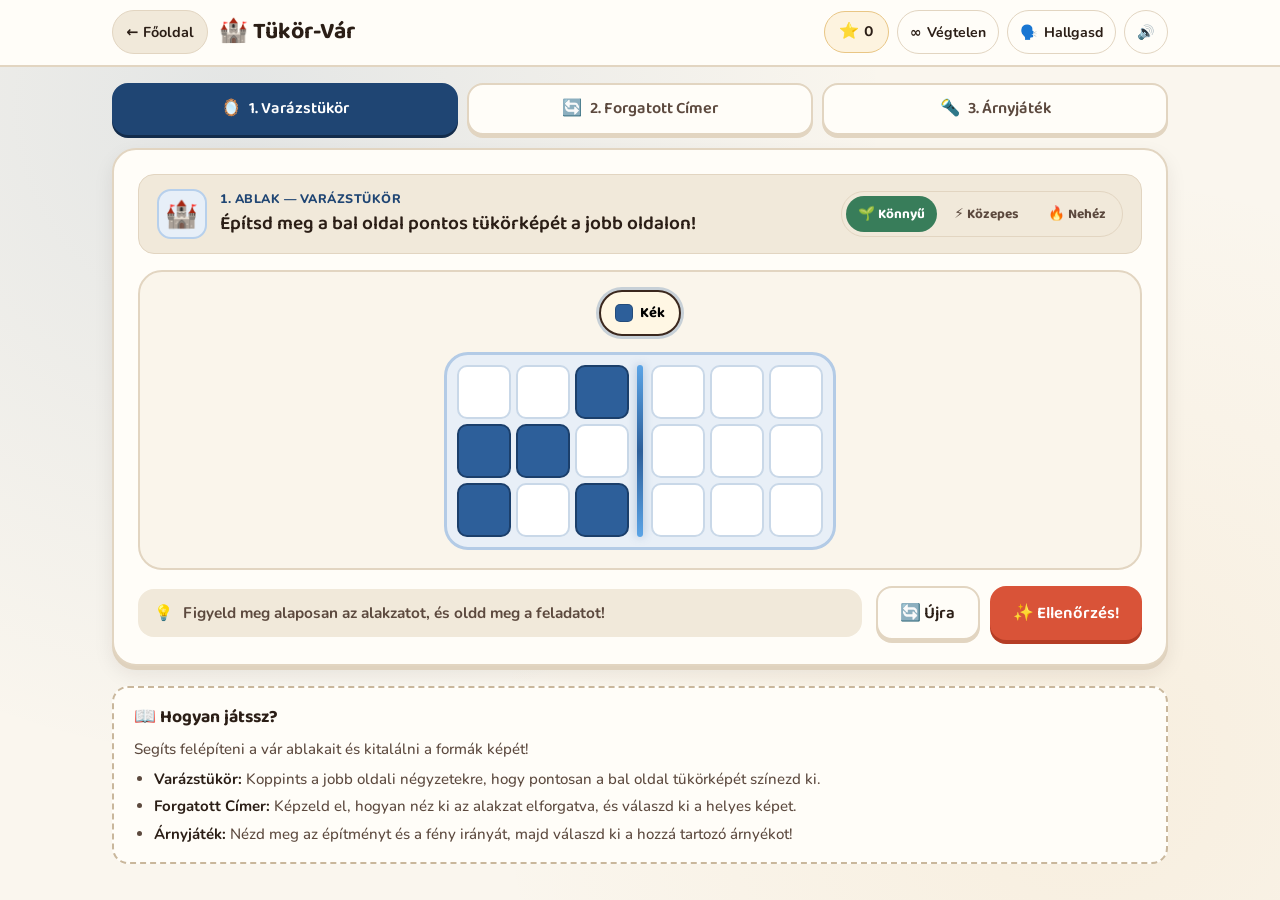
<file: tukor-var/index.html>
<!DOCTYPE html>
<html lang="hu">
<head>
  <meta charset="UTF-8">
  <meta name="viewport" content="width=device-width, initial-scale=1.0">
  <title>Tükör-Vár — Logika Műhely</title>
  <meta name="description" content="Térbeli tájékozódás, szimmetria, mentális forgatás és árnyék-vetítés elsősöknek magyar hangalámondással.">
  <link rel="stylesheet" href="../styles/fonts.css">
  <link rel="apple-touch-icon" href="../assets/apple-touch-icon.png">
  <link rel="manifest" href="../manifest.json">
  <link rel="stylesheet" href="../styles/main.css?v=4">
  <link rel="stylesheet" href="styles.css?v=3">
</head>
<body class="castle-body">
  <header class="workshop-header">
    <div class="container workshop-header-inner">
      <div class="header-left">
        <a href="../index.html" class="back-link" id="btn-back-home">← Főoldal</a>
        <h1 class="workshop-title">🏰 Tükör-Vár</h1>
      </div>

      <div class="header-controls">
        <span class="stat-pill" id="star-counter" aria-label="Összegyűjtött csillagok">
          ⭐ <span id="star-count-value">0</span>
        </span>
        <button type="button" class="icon-btn" id="btn-infinite-mode" aria-pressed="false" title="Végtelen gyakorlás be/ki">
          ∞ <span class="btn-label">Végtelen</span>
        </button>
        <button type="button" class="icon-btn" id="btn-replay-voice" title="Feladat meghallgatása újra">
          🗣️ <span class="btn-label">Hallgasd</span>
        </button>
        <button type="button" class="icon-btn" id="btn-toggle-sound" aria-pressed="true" title="Hang ki/be">
          🔊
        </button>
      </div>
    </div>
  </header>

  <main class="container workshop-main">
    <nav class="mode-nav" aria-label="Játékmódok">
      <button type="button" class="mode-tab is-active" id="tab-mode-mirror" data-mode="mirror">
        <span>🪞</span>
        <span>1. Varázstükör</span>
      </button>
      <button type="button" class="mode-tab" id="tab-mode-rotate" data-mode="rotate">
        <span>🔄</span>
        <span>2. Forgatott Címer</span>
      </button>
      <button type="button" class="mode-tab" id="tab-mode-shadow" data-mode="shadow">
        <span>🔦</span>
        <span>3. Árnyjáték</span>
      </button>
    </nav>

    <section class="game-panel" aria-live="polite">
      <div class="prompt-bar">
        <div class="prompt-left">
          <div class="guide-avatar" aria-hidden="true">🏰</div>
          <div>
            <span class="level-badge" id="level-badge">1. feladat</span>
            <p class="prompt-instruction" id="prompt-instruction">Töltsük be a Tükör-Várat…</p>
          </div>
        </div>
        <div class="difficulty-bar" id="difficulty-bar" role="group" aria-label="Nehézségi szint">
          <button type="button" class="diff-btn is-active" data-diff="easy">🌱 Könnyű</button>
          <button type="button" class="diff-btn" data-diff="medium">⚡ Közepes</button>
          <button type="button" class="diff-btn" data-diff="hard">🔥 Nehéz</button>
        </div>
      </div>

      <div id="game-stage"></div>

      <div class="action-bar">
        <div class="feedback-banner" id="feedback-banner">
          <span>💡</span>
          <span id="feedback-text">Építsd meg a tükörképet vagy válaszd ki a helyes alakzatot!</span>
        </div>
        <div class="action-buttons" id="action-buttons"></div>
      </div>
    </section>

    <section class="how-to-play" aria-label="Hogyan játssz?">
      <h2 class="how-to-play-title">📖 Hogyan játssz?</h2>
      <p>Segíts felépíteni a vár ablakait és kitalálni a formák képét!</p>
      <ul>
        <li><strong>Varázstükör:</strong> Koppints a jobb oldali négyzetekre, hogy pontosan a bal oldal tükörképét színezd ki.</li>
        <li><strong>Forgatott Címer:</strong> Képzeld el, hogyan néz ki az alakzat elforgatva, és válaszd ki a helyes képet.</li>
        <li><strong>Árnyjáték:</strong> Nézd meg az építményt és a fény irányát, majd válaszd ki a hozzá tartozó árnyékot!</li>
      </ul>
    </section>
  </main>

  <script src="../shared/logika-core.js?v=5"></script>
  <script src="app.js?v=3"></script>
</body>
</html>
</file>
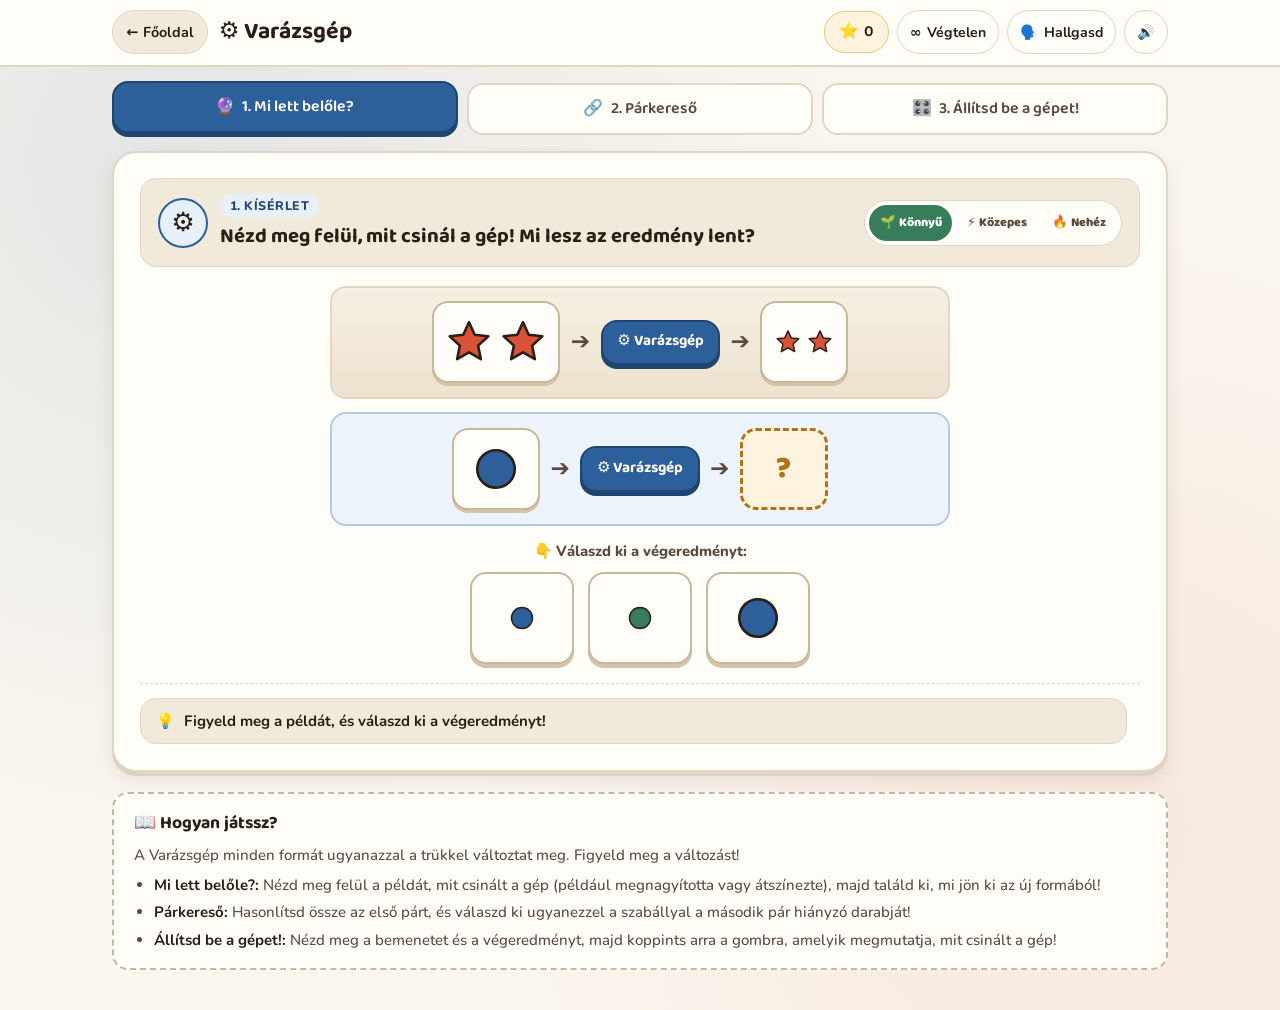
<file: varazsgep/index.html>
<!DOCTYPE html>
<html lang="hu">
<head>
  <meta charset="UTF-8">
  <meta name="viewport" content="width=device-width, initial-scale=1.0">
  <title>Varázsgép — Logika Műhely</title>
  <meta name="description" content="Átalakító varázsgép és vizuális analógiák elsős kisiskolásoknak magyar hangalámondással.">
  <link rel="stylesheet" href="../styles/fonts.css">
  <link rel="apple-touch-icon" href="../assets/apple-touch-icon.png">
  <link rel="manifest" href="../manifest.json">
  <link rel="icon" href="../assets/icon.svg" type="image/svg+xml">
  <link rel="stylesheet" href="../styles/main.css?v=4">
  <link rel="stylesheet" href="styles.css?v=1">
</head>
<body class="gep-body">
  <header class="workshop-header">
    <div class="container workshop-header-inner">
      <div class="header-left">
        <a href="../index.html" class="back-link" id="btn-back-home">← Főoldal</a>
        <h1 class="workshop-title">⚙️ Varázsgép</h1>
      </div>

      <div class="header-controls">
        <span class="stat-pill" id="star-counter" aria-label="Összegyűjtött csillagok">
          ⭐ <span id="star-count-value">0</span>
        </span>
        <button type="button" class="icon-btn" id="btn-infinite-mode" aria-pressed="false" title="Végtelen gyakorlás be/ki">
          ∞ <span class="btn-label">Végtelen</span>
        </button>
        <button type="button" class="icon-btn" id="btn-replay-voice" title="Feladat meghallgatása újra">
          🗣️ <span class="btn-label">Hallgasd</span>
        </button>
        <button type="button" class="icon-btn" id="btn-toggle-sound" aria-pressed="true" title="Hang ki/be">
          🔊
        </button>
      </div>
    </div>
  </header>

  <main class="container workshop-main">
    <nav class="mode-nav" aria-label="Játékmódok">
      <button type="button" class="mode-tab is-active" id="tab-mode-predict" data-mode="predict">
        <span>🔮</span>
        <span>1. Mi lett belőle?</span>
      </button>
      <button type="button" class="mode-tab" id="tab-mode-analogy" data-mode="analogy">
        <span>🔗</span>
        <span>2. Párkereső</span>
      </button>
      <button type="button" class="mode-tab" id="tab-mode-rule" data-mode="rule">
        <span>🎛️</span>
        <span>3. Állítsd be a gépet!</span>
      </button>
    </nav>

    <section class="game-panel" aria-live="polite">
      <div class="prompt-bar">
        <div class="prompt-left">
          <div class="guide-avatar" aria-hidden="true">⚙️</div>
          <div>
            <span class="level-badge" id="level-badge">1. kísérlet</span>
            <p class="prompt-instruction" id="prompt-instruction">Töltsük be a Varázsgépet…</p>
          </div>
        </div>
        <div class="difficulty-bar" id="difficulty-bar" role="group" aria-label="Nehézségi szint">
          <button type="button" class="diff-btn is-active" data-diff="easy">🌱 Könnyű</button>
          <button type="button" class="diff-btn" data-diff="medium">⚡ Közepes</button>
          <button type="button" class="diff-btn" data-diff="hard">🔥 Nehéz</button>
        </div>
      </div>

      <div id="game-stage"></div>

      <div class="action-bar">
        <div class="feedback-banner" id="feedback-banner">
          <span>💡</span>
          <span id="feedback-text">Figyeld meg, mit csinál a gép a formákkal!</span>
        </div>
        <div class="action-buttons" id="action-buttons"></div>
      </div>
    </section>

    <section class="how-to-play" aria-label="Hogyan játssz?">
      <h2 class="how-to-play-title">📖 Hogyan játssz?</h2>
      <p>A Varázsgép minden formát ugyanazzal a trükkel változtat meg. Figyeld meg a változást!</p>
      <ul>
        <li><strong>Mi lett belőle?:</strong> Nézd meg felül a példát, mit csinált a gép (például megnagyította vagy átszínezte), majd találd ki, mi jön ki az új formából!</li>
        <li><strong>Párkereső:</strong> Hasonlítsd össze az első párt, és válaszd ki ugyanezzel a szabállyal a második pár hiányzó darabját!</li>
        <li><strong>Állítsd be a gépet!:</strong> Nézd meg a bemenetet és a végeredményt, majd koppints arra a gombra, amelyik megmutatja, mit csinált a gép!</li>
      </ul>
    </section>
  </main>

  <script src="../shared/logika-core.js?v=5"></script>
  <script src="app.js?v=1"></script>
</body>
</html>
</file>
<file: styles/fonts.css>
/* latin-ext */
@font-face {
  font-family: 'Baloo 2';
  font-style: normal;
  font-weight: 600;
  font-display: swap;
  src: url(../assets/fonts/baloo-2-600-latin-ext.woff2) format('woff2');
  unicode-range: U+0100-02BA, U+02BD-02C5, U+02C7-02CC, U+02CE-02D7, U+02DD-02FF, U+0304, U+0308, U+0329, U+1D00-1DBF, U+1E00-1E9F, U+1EF2-1EFF, U+2020, U+20A0-20AB, U+20AD-20C4, U+2113, U+2C60-2C7F, U+A720-A7FF;
}
/* latin */
@font-face {
  font-family: 'Baloo 2';
  font-style: normal;
  font-weight: 600;
  font-display: swap;
  src: url(../assets/fonts/baloo-2-600-latin.woff2) format('woff2');
  unicode-range: U+0000-00FF, U+0131, U+0152-0153, U+02BB-02BC, U+02C6, U+02DA, U+02DC, U+0304, U+0308, U+0329, U+2000-206F, U+20AC, U+2122, U+2191, U+2193, U+2212, U+2215, U+FEFF, U+FFFD;
}
/* latin-ext */
@font-face {
  font-family: 'Baloo 2';
  font-style: normal;
  font-weight: 700;
  font-display: swap;
  src: url(../assets/fonts/baloo-2-600-latin-ext.woff2) format('woff2');
  unicode-range: U+0100-02BA, U+02BD-02C5, U+02C7-02CC, U+02CE-02D7, U+02DD-02FF, U+0304, U+0308, U+0329, U+1D00-1DBF, U+1E00-1E9F, U+1EF2-1EFF, U+2020, U+20A0-20AB, U+20AD-20C4, U+2113, U+2C60-2C7F, U+A720-A7FF;
}
/* latin */
@font-face {
  font-family: 'Baloo 2';
  font-style: normal;
  font-weight: 700;
  font-display: swap;
  src: url(../assets/fonts/baloo-2-600-latin.woff2) format('woff2');
  unicode-range: U+0000-00FF, U+0131, U+0152-0153, U+02BB-02BC, U+02C6, U+02DA, U+02DC, U+0304, U+0308, U+0329, U+2000-206F, U+20AC, U+2122, U+2191, U+2193, U+2212, U+2215, U+FEFF, U+FFFD;
}
/* latin-ext */
@font-face {
  font-family: 'Baloo 2';
  font-style: normal;
  font-weight: 800;
  font-display: swap;
  src: url(../assets/fonts/baloo-2-600-latin-ext.woff2) format('woff2');
  unicode-range: U+0100-02BA, U+02BD-02C5, U+02C7-02CC, U+02CE-02D7, U+02DD-02FF, U+0304, U+0308, U+0329, U+1D00-1DBF, U+1E00-1E9F, U+1EF2-1EFF, U+2020, U+20A0-20AB, U+20AD-20C4, U+2113, U+2C60-2C7F, U+A720-A7FF;
}
/* latin */
@font-face {
  font-family: 'Baloo 2';
  font-style: normal;
  font-weight: 800;
  font-display: swap;
  src: url(../assets/fonts/baloo-2-600-latin.woff2) format('woff2');
  unicode-range: U+0000-00FF, U+0131, U+0152-0153, U+02BB-02BC, U+02C6, U+02DA, U+02DC, U+0304, U+0308, U+0329, U+2000-206F, U+20AC, U+2122, U+2191, U+2193, U+2212, U+2215, U+FEFF, U+FFFD;
}
/* latin-ext */
@font-face {
  font-family: 'Nunito';
  font-style: normal;
  font-weight: 500;
  font-display: swap;
  src: url(../assets/fonts/nunito-500-latin-ext.woff2) format('woff2');
  unicode-range: U+0100-02BA, U+02BD-02C5, U+02C7-02CC, U+02CE-02D7, U+02DD-02FF, U+0304, U+0308, U+0329, U+1D00-1DBF, U+1E00-1E9F, U+1EF2-1EFF, U+2020, U+20A0-20AB, U+20AD-20C4, U+2113, U+2C60-2C7F, U+A720-A7FF;
}
/* latin */
@font-face {
  font-family: 'Nunito';
  font-style: normal;
  font-weight: 500;
  font-display: swap;
  src: url(../assets/fonts/nunito-500-latin.woff2) format('woff2');
  unicode-range: U+0000-00FF, U+0131, U+0152-0153, U+02BB-02BC, U+02C6, U+02DA, U+02DC, U+0304, U+0308, U+0329, U+2000-206F, U+20AC, U+2122, U+2191, U+2193, U+2212, U+2215, U+FEFF, U+FFFD;
}
/* latin-ext */
@font-face {
  font-family: 'Nunito';
  font-style: normal;
  font-weight: 600;
  font-display: swap;
  src: url(../assets/fonts/nunito-500-latin-ext.woff2) format('woff2');
  unicode-range: U+0100-02BA, U+02BD-02C5, U+02C7-02CC, U+02CE-02D7, U+02DD-02FF, U+0304, U+0308, U+0329, U+1D00-1DBF, U+1E00-1E9F, U+1EF2-1EFF, U+2020, U+20A0-20AB, U+20AD-20C4, U+2113, U+2C60-2C7F, U+A720-A7FF;
}
/* latin */
@font-face {
  font-family: 'Nunito';
  font-style: normal;
  font-weight: 600;
  font-display: swap;
  src: url(../assets/fonts/nunito-500-latin.woff2) format('woff2');
  unicode-range: U+0000-00FF, U+0131, U+0152-0153, U+02BB-02BC, U+02C6, U+02DA, U+02DC, U+0304, U+0308, U+0329, U+2000-206F, U+20AC, U+2122, U+2191, U+2193, U+2212, U+2215, U+FEFF, U+FFFD;
}
/* latin-ext */
@font-face {
  font-family: 'Nunito';
  font-style: normal;
  font-weight: 700;
  font-display: swap;
  src: url(../assets/fonts/nunito-500-latin-ext.woff2) format('woff2');
  unicode-range: U+0100-02BA, U+02BD-02C5, U+02C7-02CC, U+02CE-02D7, U+02DD-02FF, U+0304, U+0308, U+0329, U+1D00-1DBF, U+1E00-1E9F, U+1EF2-1EFF, U+2020, U+20A0-20AB, U+20AD-20C4, U+2113, U+2C60-2C7F, U+A720-A7FF;
}
/* latin */
@font-face {
  font-family: 'Nunito';
  font-style: normal;
  font-weight: 700;
  font-display: swap;
  src: url(../assets/fonts/nunito-500-latin.woff2) format('woff2');
  unicode-range: U+0000-00FF, U+0131, U+0152-0153, U+02BB-02BC, U+02C6, U+02DA, U+02DC, U+0304, U+0308, U+0329, U+2000-206F, U+20AC, U+2122, U+2191, U+2193, U+2212, U+2215, U+FEFF, U+FFFD;
}
/* latin-ext */
@font-face {
  font-family: 'Nunito';
  font-style: normal;
  font-weight: 800;
  font-display: swap;
  src: url(../assets/fonts/nunito-500-latin-ext.woff2) format('woff2');
  unicode-range: U+0100-02BA, U+02BD-02C5, U+02C7-02CC, U+02CE-02D7, U+02DD-02FF, U+0304, U+0308, U+0329, U+1D00-1DBF, U+1E00-1E9F, U+1EF2-1EFF, U+2020, U+20A0-20AB, U+20AD-20C4, U+2113, U+2C60-2C7F, U+A720-A7FF;
}
/* latin */
@font-face {
  font-family: 'Nunito';
  font-style: normal;
  font-weight: 800;
  font-display: swap;
  src: url(../assets/fonts/nunito-500-latin.woff2) format('woff2');
  unicode-range: U+0000-00FF, U+0131, U+0152-0153, U+02BB-02BC, U+02C6, U+02DA, U+02DC, U+0304, U+0308, U+0329, U+2000-206F, U+20AC, U+2122, U+2191, U+2193, U+2212, U+2215, U+FEFF, U+FFFD;
}
</file>
<file: styles/main.css>
/* ==========================================================================
   Logika Műhely — Shared Design System
   Warm, tactile, storybook-inspired palette for 1st-grade Hungarian learners
   ========================================================================== */

:root {
  /* Surfaces */
  --bg-parchment: #FAF6EE;
  --bg-cream: #FFFDF8;
  --bg-sand: #F1E9DA;
  --bg-wood-dark: #3B281E;
  --bg-wood-mid: #5A3E2E;

  /* Ink */
  --ink-primary: #2B1E16;
  --ink-secondary: #5C493E;
  --ink-muted: #847062;
  --ink-on-dark: #FFF9F0;

  /* Brand & Pedagogical Accents (HSL-harmonized) */
  --forge-ember: #D95338;
  --forge-ember-dark: #B53D25;
  --forge-ember-soft: #FDECE7;

  --sage-green: #387D5A;
  --sage-green-dark: #285E43;
  --sage-green-soft: #E5F3EC;

  --cobalt-blue: #2D5F9A;
  --cobalt-blue-dark: #1F4573;
  --cobalt-blue-soft: #E7EFF8;

  --amber-gold: #D99226;
  --amber-gold-dark: #B07214;
  --amber-gold-soft: #FDF3DF;

  /* Borders & Shadows */
  --border-warm: #E2D5C1;
  --border-strong: #C9B79C;
  --shadow-card: 0 4px 0 #DFD2BE, 0 8px 20px rgba(43, 30, 22, 0.08);
  --shadow-card-hover: 0 6px 0 #D4C3AA, 0 14px 28px rgba(43, 30, 22, 0.12);
  --shadow-button: 0 4px 0 var(--btn-shadow, #B53D25);
  --shadow-button-active: 0 1px 0 var(--btn-shadow, #B53D25);

  /* Typography */
  --font-display: 'Baloo 2', 'Nunito', system-ui, -apple-system, sans-serif;
  --font-body: 'Nunito', system-ui, -apple-system, sans-serif;

  /* Radii */
  --radius-sm: 10px;
  --radius-md: 16px;
  --radius-lg: 24px;
  --radius-pill: 999px;

  /* Spacing */
  --space-xs: 0.5rem;
  --space-sm: 0.75rem;
  --space-md: 1.25rem;
  --space-lg: 2rem;
  --space-xl: 3rem;
}

*,
*::before,
*::after {
  box-sizing: border-box;
}

html {
  font-size: 16px;
  -webkit-tap-highlight-color: transparent;
  scroll-behavior: smooth;
}

body {
  margin: 0;
  font-family: var(--font-body);
  color: var(--ink-primary);
  background-color: var(--bg-parchment);
  background-image:
    radial-gradient(circle at 15% 10%, rgba(224, 159, 62, 0.09) 0%, transparent 45%),
    radial-gradient(circle at 85% 85%, rgba(56, 125, 90, 0.08) 0%, transparent 45%);
  line-height: 1.55;
  min-height: 100dvh;
  overflow-x: hidden;
}

img,
svg {
  display: block;
  max-width: 100%;
}

button,
a {
  font-family: inherit;
  touch-action: manipulation;
}

/* Focus visibility for keyboard & switch accessibility */
:focus-visible {
  outline: 3px solid var(--cobalt-blue);
  outline-offset: 3px;
}

/* ==========================================================================
   Layout Containers
   ========================================================================== */
.container {
  width: 100%;
  max-width: 1120px;
  margin: 0 auto;
  padding: 0 clamp(1rem, 3vw, 2rem);
}

/* ==========================================================================
   Header / Navigation
   ========================================================================== */
.site-header {
  background-color: var(--bg-cream);
  border-bottom: 2px solid var(--border-warm);
  padding: 0.9rem 0;
  position: sticky;
  top: 0;
  z-index: 40;
}

.header-inner {
  display: flex;
  align-items: center;
  justify-content: space-between;
  gap: 1rem;
  flex-wrap: wrap;
}

.brand {
  display: inline-flex;
  align-items: center;
  gap: 0.75rem;
  text-decoration: none;
  color: var(--ink-primary);
}

.brand-mark {
  width: 44px;
  height: 44px;
  border-radius: 12px;
  background: var(--forge-ember);
  color: var(--ink-on-dark);
  display: grid;
  place-items: center;
  box-shadow: 0 3px 0 var(--forge-ember-dark);
  flex-shrink: 0;
}

.brand-text {
  display: flex;
  flex-direction: column;
  line-height: 1.15;
}

.brand-title {
  font-family: var(--font-display);
  font-weight: 600;
  font-size: 1.25rem;
  letter-spacing: 0.01em;
}

.brand-subtitle {
  font-size: 0.8rem;
  font-weight: 700;
  color: var(--ink-muted);
}

.header-meta {
  display: flex;
  align-items: center;
  gap: 0.75rem;
}

.age-tag {
  display: inline-flex;
  align-items: center;
  gap: 0.4rem;
  background: var(--bg-sand);
  border: 1.5px solid var(--border-warm);
  color: var(--ink-secondary);
  font-weight: 700;
  font-size: 0.85rem;
  padding: 0.4rem 0.85rem;
  border-radius: var(--radius-pill);
}

/* ==========================================================================
   Buttons
   ========================================================================== */
.btn {
  display: inline-flex;
  align-items: center;
  justify-content: center;
  gap: 0.5rem;
  min-height: 48px;
  padding: 0.7rem 1.4rem;
  border-radius: var(--radius-md);
  border: none;
  font-family: var(--font-display);
  font-weight: 600;
  font-size: 1.05rem;
  text-decoration: none;
  cursor: pointer;
  transition: transform 120ms ease, box-shadow 120ms ease, background-color 150ms ease;
  user-select: none;
}

.btn:active {
  transform: translateY(3px);
}

.btn-primary {
  --btn-shadow: var(--forge-ember-dark);
  background: var(--forge-ember);
  color: #FFFFFF;
  box-shadow: var(--shadow-button);
}

.btn-primary:hover {
  background: #E25F44;
}

.btn-primary:active {
  box-shadow: var(--shadow-button-active);
}

.btn-secondary {
  --btn-shadow: var(--border-strong);
  background: var(--bg-cream);
  color: var(--ink-primary);
  border: 2px solid var(--border-warm);
  box-shadow: 0 3px 0 var(--border-warm);
}

.btn-secondary:hover {
  background: var(--bg-sand);
}

.btn-success {
  --btn-shadow: var(--sage-green-dark);
  background: var(--sage-green);
  color: #FFFFFF;
  box-shadow: var(--shadow-button);
}

.btn-success:hover {
  background: #418E67;
}

/* ==========================================================================
   Hero Section (Index Page)
   ========================================================================== */
.hero {
  padding: clamp(2rem, 5vw, 3.75rem) 0 clamp(1.5rem, 3vw, 2.5rem);
}

.hero-card {
  background: var(--bg-cream);
  border: 2px solid var(--border-warm);
  border-radius: var(--radius-lg);
  padding: clamp(1.5rem, 4vw, 2.75rem);
  box-shadow: var(--shadow-card);
  display: grid;
  grid-template-columns: 1.25fr 0.75fr;
  gap: 2rem;
  align-items: center;
}

.hero h1 {
  font-family: var(--font-display);
  font-size: clamp(1.85rem, 4vw, 2.85rem);
  font-weight: 700;
  line-height: 1.15;
  letter-spacing: -0.01em;
  margin: 0 0 0.85rem;
  color: var(--ink-primary);
}

.hero-lead {
  font-size: clamp(1rem, 1.5vw, 1.15rem);
  color: var(--ink-secondary);
  margin: 0 0 1.5rem;
  max-width: 56ch;
}

.hero-actions {
  display: flex;
  flex-wrap: wrap;
  gap: 0.85rem;
  align-items: center;
}

.hero-pillars {
  display: grid;
  gap: 0.75rem;
  background: var(--bg-sand);
  border: 1.5px solid var(--border-warm);
  border-radius: var(--radius-md);
  padding: 1.15rem;
}

.pillar-item {
  display: flex;
  align-items: flex-start;
  gap: 0.7rem;
  font-size: 0.92rem;
  color: var(--ink-secondary);
}

.pillar-icon {
  width: 32px;
  height: 32px;
  border-radius: 9px;
  background: var(--bg-cream);
  border: 1.5px solid var(--border-warm);
  display: grid;
  place-items: center;
  flex-shrink: 0;
  font-size: 1rem;
}

.pillar-item strong {
  color: var(--ink-primary);
  display: block;
  font-size: 0.95rem;
}

/* ==========================================================================
   Apps Grid (Index Page)
   ========================================================================== */
.section-heading {
  display: flex;
  align-items: baseline;
  justify-content: space-between;
  gap: 1rem;
  flex-wrap: wrap;
  margin: 1rem 0 1.25rem;
}

.section-heading h2 {
  font-family: var(--font-display);
  font-size: clamp(1.4rem, 2.5vw, 1.85rem);
  margin: 0;
}

.section-heading p {
  margin: 0;
  color: var(--ink-muted);
  font-weight: 600;
  font-size: 0.95rem;
}

.apps-grid {
  display: grid;
  grid-template-columns: repeat(auto-fill, minmax(min(100%, 320px), 1fr));
  gap: 1.4rem;
  padding-bottom: 3rem;
}

.app-card {
  background: var(--bg-cream);
  border: 2px solid var(--border-warm);
  border-radius: var(--radius-lg);
  padding: 1.4rem;
  box-shadow: var(--shadow-card);
  display: flex;
  flex-direction: column;
  gap: 0.9rem;
  transition: transform 160ms ease, box-shadow 160ms ease;
  position: relative;
}

.app-card.is-live:hover {
  transform: translateY(-3px);
  box-shadow: var(--shadow-card-hover);
}

.app-card.is-upcoming {
  background: #FBF8F2;
  opacity: 0.92;
}

.app-card-top {
  display: flex;
  align-items: flex-start;
  justify-content: space-between;
  gap: 0.75rem;
}

.app-emblem {
  width: 56px;
  height: 56px;
  border-radius: 16px;
  display: grid;
  place-items: center;
  font-size: 1.75rem;
  flex-shrink: 0;
  border: 2px solid rgba(43, 30, 22, 0.08);
}

.emblem-forge { background: var(--forge-ember-soft); }
.emblem-path { background: var(--sage-green-soft); }
.emblem-scale { background: var(--amber-gold-soft); }
.emblem-chameleon { background: #EBF4E8; }
.emblem-mirror { background: var(--cobalt-blue-soft); }
.emblem-detective { background: #F5ECE3; }

.status-label {
  font-size: 0.78rem;
  font-weight: 800;
  text-transform: uppercase;
  letter-spacing: 0.04em;
  padding: 0.3rem 0.7rem;
  border-radius: var(--radius-pill);
}

.status-live {
  background: var(--sage-green-soft);
  color: var(--sage-green-dark);
  border: 1.5px solid #B7DEC9;
}

.status-soon {
  background: var(--bg-sand);
  color: var(--ink-muted);
  border: 1.5px solid var(--border-warm);
}

.app-card h3 {
  font-family: var(--font-display);
  font-size: 1.35rem;
  margin: 0;
  line-height: 1.2;
}

.app-card-desc {
  margin: 0;
  color: var(--ink-secondary);
  font-size: 0.95rem;
  flex: 1;
}

.app-skills {
  display: flex;
  flex-wrap: wrap;
  gap: 0.45rem;
}

.skill-chip {
  font-size: 0.78rem;
  font-weight: 700;
  color: var(--ink-secondary);
  background: var(--bg-sand);
  padding: 0.25rem 0.65rem;
  border-radius: var(--radius-pill);
}

.app-method {
  font-size: 0.82rem;
  color: var(--ink-muted);
  border-top: 1.5px dashed var(--border-warm);
  padding-top: 0.75rem;
}

.app-method strong {
  color: var(--ink-secondary);
}

.app-card .btn {
  width: 100%;
  margin-top: 0.25rem;
}

.btn-disabled {
  background: var(--bg-sand);
  color: var(--ink-muted);
  border: 1.5px solid var(--border-warm);
  cursor: default;
  box-shadow: none;
}

.btn-disabled:active {
  transform: none;
}

/* ==========================================================================
   Shared Difficulty Selector (All Apps)
   ========================================================================== */
.difficulty-bar {
  display: inline-flex;
  align-items: center;
  gap: 0.35rem;
  background: var(--bg-sand);
  border: 1.5px solid var(--border-warm);
  padding: 0.25rem;
  border-radius: var(--radius-pill);
  flex-wrap: wrap;
}

.diff-btn {
  display: inline-flex;
  align-items: center;
  gap: 0.3rem;
  min-height: 36px;
  padding: 0.3rem 0.75rem;
  border-radius: var(--radius-pill);
  border: none;
  background: transparent;
  color: var(--ink-secondary);
  font-family: var(--font-display);
  font-weight: 700;
  font-size: 0.85rem;
  cursor: pointer;
  transition: background-color 140ms ease, color 140ms ease, box-shadow 140ms ease;
}

.diff-btn:hover {
  background: rgba(255, 255, 255, 0.55);
}

.diff-btn.is-active[data-diff="easy"] {
  background: var(--sage-green);
  color: #FFFFFF;
}

.diff-btn.is-active[data-diff="medium"] {
  background: var(--amber-gold-dark);
  color: #FFFFFF;
}

.diff-btn.is-active[data-diff="hard"] {
  background: var(--forge-ember);
  color: #FFFFFF;
}

/* ==========================================================================
   Index Progress Badges & Teacher Summary Modal
   ========================================================================== */
.card-progress-row {
  display: flex;
  align-items: center;
  justify-content: space-between;
  gap: 0.5rem;
  font-size: 0.84rem;
  font-weight: 800;
  color: var(--ink-secondary);
}

.card-star-pill {
  display: inline-flex;
  align-items: center;
  gap: 0.3rem;
  padding: 0.2rem 0.65rem;
  border-radius: var(--radius-pill);
  background: var(--amber-gold-soft);
  border: 1.5px solid #E9C685;
  color: var(--ink-primary);
}

.badge-unlocked {
  display: inline-flex;
  align-items: center;
  gap: 0.25rem;
  padding: 0.2rem 0.65rem;
  border-radius: var(--radius-pill);
  background: var(--sage-green-soft);
  border: 1.5px solid #A8D7BE;
  color: var(--sage-green-dark);
}

.teacher-btn {
  display: inline-flex;
  align-items: center;
  gap: 0.4rem;
  min-height: 40px;
  padding: 0.35rem 0.9rem;
  border-radius: var(--radius-pill);
  border: 1.5px solid var(--border-warm);
  background: var(--bg-cream);
  color: var(--ink-primary);
  font-family: var(--font-display);
  font-weight: 700;
  font-size: 0.88rem;
  cursor: pointer;
}

.teacher-btn:hover {
  background: var(--bg-sand);
}

.modal-backdrop {
  position: fixed;
  inset: 0;
  background: rgba(43, 30, 22, 0.52);
  display: none;
  place-items: center;
  padding: 1rem;
  z-index: 100;
}

.modal-backdrop.is-open {
  display: grid;
}

.teacher-modal {
  width: 100%;
  max-width: 620px;
  max-height: 88dvh;
  overflow-y: auto;
  background: var(--bg-cream);
  border: 2px solid var(--border-warm);
  border-radius: var(--radius-lg);
  padding: 1.5rem;
  box-shadow: 0 20px 44px rgba(43, 30, 22, 0.25);
  display: flex;
  flex-direction: column;
  gap: 1rem;
}

.teacher-modal-header {
  display: flex;
  align-items: center;
  justify-content: space-between;
  gap: 1rem;
}

.teacher-modal-header h2 {
  font-family: var(--font-display);
  margin: 0;
  font-size: 1.35rem;
}

.teacher-row {
  display: grid;
  grid-template-columns: 1fr auto;
  gap: 0.5rem;
  align-items: center;
  padding: 0.75rem 0.9rem;
  background: var(--bg-sand);
  border-radius: var(--radius-md);
  border: 1.5px solid var(--border-warm);
}

.teacher-row-title {
  font-family: var(--font-display);
  font-weight: 700;
  font-size: 1rem;
}

.teacher-row-sub {
  font-size: 0.82rem;
  color: var(--ink-secondary);
}

/* ==========================================================================
   Footer
   ========================================================================== */
.site-footer {
  border-top: 2px solid var(--border-warm);
  background: var(--bg-cream);
  padding: 1.5rem 0;
  color: var(--ink-muted);
  font-size: 0.9rem;
}

.footer-inner {
  display: flex;
  justify-content: space-between;
  align-items: center;
  flex-wrap: wrap;
  gap: 0.75rem;
}

/* ==========================================================================
   How To Play Box (App Bottom Guide)
   ========================================================================== */
.how-to-play {
  margin-top: 1.25rem;
  background: var(--bg-cream);
  border: 2px dashed var(--border-strong);
  border-radius: var(--radius-md);
  padding: 1rem 1.25rem;
  color: var(--ink-secondary);
  font-size: 0.94rem;
  line-height: 1.55;
}

.how-to-play-title {
  font-family: var(--font-display);
  font-size: 1.1rem;
  font-weight: 700;
  color: var(--ink-primary);
  margin: 0 0 0.45rem 0;
  display: flex;
  align-items: center;
  gap: 0.45rem;
}

.how-to-play p {
  margin: 0 0 0.4rem 0;
}

.how-to-play ul {
  margin: 0.25rem 0 0 0;
  padding-left: 1.25rem;
  display: flex;
  flex-direction: column;
  gap: 0.25rem;
}

.how-to-play li strong {
  color: var(--ink-primary);
}

/* ==========================================================================
   Napi 3 Kaland & Jelvényalbum & Globális Némítás
   ========================================================================== */
.teacher-btn.is-muted {
  background: #FCEAE6;
  border-color: #E7A99C;
  color: var(--forge-ember-dark);
}

.daily-section {
  margin-bottom: 2.25rem;
}

.daily-card {
  background: linear-gradient(135deg, #FFFDF8 0%, #FDF4E1 100%);
  border: 2px solid var(--amber-gold);
  border-radius: var(--radius-lg);
  padding: 1.25rem 1.4rem;
  box-shadow: var(--shadow-card);
  display: flex;
  flex-direction: column;
  gap: 0.95rem;
}

.daily-header {
  display: flex;
  align-items: center;
  justify-content: space-between;
  flex-wrap: wrap;
  gap: 0.75rem;
}

.daily-title {
  font-family: var(--font-display);
  font-size: 1.25rem;
  margin: 0;
  display: flex;
  align-items: center;
  gap: 0.45rem;
}

.daily-meta {
  display: flex;
  align-items: center;
  gap: 0.5rem;
  flex-wrap: wrap;
}

.streak-pill {
  display: inline-flex;
  align-items: center;
  gap: 0.35rem;
  padding: 0.3rem 0.75rem;
  border-radius: var(--radius-pill);
  font-weight: 800;
  font-size: 0.85rem;
  background: #FFF0D4;
  color: #8A5300;
  border: 1.5px solid #F0C97D;
}

.daily-items {
  display: grid;
  grid-template-columns: repeat(auto-fit, minmax(210px, 1fr));
  gap: 0.8rem;
}

.daily-item {
  display: flex;
  align-items: center;
  justify-content: space-between;
  gap: 0.65rem;
  padding: 0.75rem 0.95rem;
  background: var(--bg-cream);
  border: 2px solid var(--border-warm);
  border-radius: var(--radius-md);
  text-decoration: none;
  color: var(--ink-primary);
  font-weight: 700;
  transition: transform 140ms ease, border-color 140ms ease;
}

.daily-item:hover {
  transform: translateY(-2px);
  border-color: var(--amber-gold);
}

.daily-item.is-done {
  background: var(--sage-green-soft);
  border-color: #9ED3B6;
  color: var(--sage-green-dark);
}

.daily-item-left {
  display: flex;
  align-items: center;
  gap: 0.55rem;
  font-family: var(--font-display);
  font-size: 1rem;
}

.daily-status {
  font-size: 0.85rem;
  font-weight: 800;
  white-space: nowrap;
}

.album-grid {
  display: grid;
  grid-template-columns: repeat(auto-fill, minmax(160px, 1fr));
  gap: 0.75rem;
}

.album-tile {
  background: var(--bg-sand);
  border: 2px solid var(--border-warm);
  border-radius: var(--radius-md);
  padding: 0.85rem 0.75rem;
  text-align: center;
  display: flex;
  flex-direction: column;
  align-items: center;
  gap: 0.35rem;
  opacity: 0.65;
  filter: grayscale(0.65);
}

.album-tile.is-unlocked {
  background: linear-gradient(180deg, #FFFDF8 0%, #EEF9F2 100%);
  border-color: #9ED3B6;
  opacity: 1;
  filter: none;
}

.album-emoji {
  font-size: 2rem;
  line-height: 1.1;
}

.album-badge-name {
  font-family: var(--font-display);
  font-weight: 800;
  font-size: 0.95rem;
  color: var(--ink-primary);
}

.album-app-name {
  font-size: 0.78rem;
  color: var(--ink-secondary);
  font-weight: 700;
}

.grandmaster-banner {
  padding: 0.85rem 1rem;
  border-radius: var(--radius-md);
  background: linear-gradient(135deg, #FFF3C4 0%, #FDE293 100%);
  border: 2px solid var(--amber-gold);
  color: #6B4100;
  font-weight: 800;
  text-align: center;
  font-size: 0.96rem;
}

/* ==========================================================================
   Responsive Breakpoints
   ========================================================================== */
@media (max-width: 860px) {
  .hero-card {
    grid-template-columns: 1fr;
    gap: 1.5rem;
  }
}

@media (max-width: 520px) {
  .brand-subtitle {
    display: none;
  }
  .age-tag {
    font-size: 0.78rem;
    padding: 0.35rem 0.65rem;
  }
}
</file>
<file: buvos-utveszto/styles.css>
/* ==========================================================================
   Bűvös Útvesztő — Enchanted Forest Algorithmic & Debugging Styles
   Responsive across mobile (320px+), tablet, and desktop/smartboard
   ========================================================================== */

.forest-body {
  background-color: var(--bg-parchment);
  background-image:
    radial-gradient(circle at 15% 15%, rgba(56, 125, 90, 0.10) 0%, transparent 50%),
    radial-gradient(circle at 85% 85%, rgba(217, 146, 38, 0.09) 0%, transparent 45%);
  min-height: 100dvh;
  display: flex;
  flex-direction: column;
}

/* Header & Controls (consistent with Kovács Műhelye) */
.workshop-header {
  background: var(--bg-cream);
  border-bottom: 2px solid var(--border-warm);
  padding: 0.65rem 0;
  position: sticky;
  top: 0;
  z-index: 50;
}

.workshop-header-inner {
  display: flex;
  align-items: center;
  justify-content: space-between;
  gap: 0.75rem;
  flex-wrap: wrap;
}

.header-left {
  display: flex;
  align-items: center;
  gap: 0.65rem;
}

.back-link {
  display: inline-flex;
  align-items: center;
  gap: 0.35rem;
  min-height: 44px;
  padding: 0.4rem 0.85rem;
  border-radius: var(--radius-pill);
  background: var(--bg-sand);
  border: 1.5px solid var(--border-warm);
  color: var(--ink-primary);
  text-decoration: none;
  font-weight: 700;
  font-size: 0.9rem;
}

.back-link:hover {
  background: #E8DEC9;
}

.workshop-title {
  font-family: var(--font-display);
  font-size: clamp(1.1rem, 2.2vw, 1.45rem);
  margin: 0;
  display: flex;
  align-items: center;
  gap: 0.4rem;
}

.header-controls {
  display: flex;
  align-items: center;
  gap: 0.5rem;
}

.stat-pill {
  display: inline-flex;
  align-items: center;
  gap: 0.35rem;
  min-height: 42px;
  padding: 0.35rem 0.85rem;
  border-radius: var(--radius-pill);
  background: var(--amber-gold-soft);
  border: 1.5px solid #E9C685;
  font-family: var(--font-display);
  font-weight: 600;
  font-size: 1rem;
  color: var(--ink-primary);
}

.icon-btn {
  display: inline-flex;
  align-items: center;
  justify-content: center;
  gap: 0.35rem;
  min-width: 44px;
  min-height: 44px;
  padding: 0.4rem 0.75rem;
  border-radius: var(--radius-pill);
  border: 1.5px solid var(--border-warm);
  background: var(--bg-cream);
  color: var(--ink-primary);
  font-weight: 700;
  font-size: 0.88rem;
  cursor: pointer;
  transition: background-color 140ms ease, transform 100ms ease;
}

.icon-btn:hover {
  background: var(--bg-sand);
}

.icon-btn.is-muted {
  opacity: 0.65;
  background: var(--bg-sand);
}

.icon-btn.is-active {
  background: var(--amber-gold-soft);
  border-color: var(--amber-gold-dark);
}

/* Mode Navigation */
.mode-nav {
  display: grid;
  grid-template-columns: repeat(3, 1fr);
  gap: 0.6rem;
  margin: 1rem 0 0.85rem;
}

.mode-tab {
  display: flex;
  align-items: center;
  justify-content: center;
  gap: 0.5rem;
  min-height: 52px;
  padding: 0.6rem 0.75rem;
  border-radius: var(--radius-md);
  border: 2px solid var(--border-warm);
  background: var(--bg-cream);
  color: var(--ink-secondary);
  font-family: var(--font-display);
  font-weight: 600;
  font-size: clamp(0.88rem, 1.5vw, 1.02rem);
  cursor: pointer;
  box-shadow: 0 3px 0 var(--border-warm);
  transition: all 140ms ease;
}

.mode-tab:hover {
  background: var(--bg-sand);
}

.mode-tab.is-active {
  background: var(--sage-green-dark);
  color: #FFFFFF;
  border-color: var(--sage-green-dark);
  box-shadow: 0 3px 0 #193E2B;
}

/* Main Panel */
.workshop-main {
  flex: 1;
  padding-bottom: 2rem;
}

.game-panel {
  background: var(--bg-cream);
  border: 2px solid var(--border-warm);
  border-radius: var(--radius-lg);
  padding: clamp(1rem, 2.5vw, 1.5rem);
  box-shadow: var(--shadow-card);
  display: flex;
  flex-direction: column;
  gap: 1rem;
}

.prompt-bar {
  display: flex;
  align-items: center;
  justify-content: space-between;
  gap: 1rem;
  flex-wrap: wrap;
  background: var(--bg-sand);
  border: 1.5px solid var(--border-warm);
  border-radius: var(--radius-md);
  padding: 0.85rem 1.1rem;
}

.prompt-left {
  display: flex;
  align-items: center;
  gap: 0.85rem;
  flex: 1;
  min-width: 220px;
}

.guide-avatar {
  width: 50px;
  height: 50px;
  border-radius: 14px;
  background: var(--sage-green-soft);
  border: 2px solid #B7DEC9;
  display: grid;
  place-items: center;
  font-size: 1.7rem;
  flex-shrink: 0;
}

.level-badge {
  font-size: 0.78rem;
  font-weight: 800;
  text-transform: uppercase;
  letter-spacing: 0.04em;
  color: var(--sage-green-dark);
  display: block;
}

.prompt-instruction {
  font-family: var(--font-display);
  font-size: clamp(1rem, 1.8vw, 1.2rem);
  font-weight: 600;
  color: var(--ink-primary);
  margin: 0;
  line-height: 1.3;
}

/* Maze & Controls Split Layout */
.maze-workspace {
  display: grid;
  grid-template-columns: minmax(260px, 1fr) minmax(260px, 1fr);
  gap: 1.25rem;
  align-items: start;
}

/* Forest Grid */
.maze-board-wrap {
  display: flex;
  flex-direction: column;
  align-items: center;
  gap: 0.6rem;
}

.maze-grid {
  display: grid;
  gap: 6px;
  padding: 10px;
  background: #DCEAD9;
  border: 3px solid #A8C9A2;
  border-radius: var(--radius-lg);
  width: 100%;
  max-width: 380px;
  aspect-ratio: 1 / 1;
}

.maze-cell {
  background: #F4F9F2;
  border: 2px solid #C6DEC1;
  border-radius: 12px;
  display: grid;
  place-items: center;
  font-size: clamp(1.35rem, 3.8vw, 2rem);
  position: relative;
  user-select: none;
  transition: transform 160ms ease, background-color 160ms ease, border-color 160ms ease;
}

.maze-cell.is-puddle {
  background: #D8ECF8;
  border-color: #93C4E2;
}

.maze-cell.is-bush {
  background: #C4DDC0;
  border-color: #8FB889;
}

.maze-cell.is-goal {
  background: #FFF3D1;
  border-color: #E6B85C;
}

.maze-cell.is-mushroom {
  background: #FDECE7;
  border-color: #F0B6A8;
}

.maze-cell.is-visited {
  background: #E5F5E3;
  border-color: var(--sage-green);
}

.maze-cell.is-crash {
  background: #FAD8D0;
  border-color: var(--forge-ember);
  animation: cell-shake 380ms ease;
}

.player-sprite {
  display: inline-block;
  transition: transform 180ms ease;
  filter: drop-shadow(0 2px 2px rgba(0, 0, 0, 0.15));
}

@keyframes cell-shake {
  0%, 100% { transform: translateX(0); }
  25% { transform: translateX(-5px); }
  50% { transform: translateX(5px); }
  75% { transform: translateX(-3px); }
}

.maze-legend {
  display: flex;
  flex-wrap: wrap;
  justify-content: center;
  gap: 0.65rem;
  font-size: 0.82rem;
  font-weight: 700;
  color: var(--ink-secondary);
}

/* Program / Stepping Stones Panel */
.program-panel {
  display: flex;
  flex-direction: column;
  gap: 0.9rem;
  background: #FAF5EB;
  border: 2px solid var(--border-warm);
  border-radius: var(--radius-md);
  padding: 1rem;
}

.panel-subtitle {
  font-family: var(--font-display);
  font-weight: 600;
  font-size: 0.98rem;
  color: var(--ink-secondary);
  margin: 0;
  display: flex;
  align-items: center;
  justify-content: space-between;
}

.stone-palette {
  display: flex;
  flex-wrap: wrap;
  gap: 0.5rem;
}

.cmd-btn {
  display: inline-flex;
  align-items: center;
  justify-content: center;
  gap: 0.35rem;
  min-width: 56px;
  min-height: 52px;
  padding: 0.45rem 0.8rem;
  border-radius: 14px;
  border: 2px solid var(--border-warm);
  background: var(--bg-cream);
  color: var(--ink-primary);
  font-family: var(--font-display);
  font-weight: 700;
  font-size: 1.05rem;
  cursor: pointer;
  box-shadow: 0 3px 0 #D8C9B2;
  transition: transform 100ms ease, background-color 140ms ease;
}

.cmd-btn:hover {
  background: #FFF7E6;
}

.cmd-btn:active {
  transform: translateY(2px);
}

.cmd-btn.is-jump {
  background: var(--forge-ember-soft);
  border-color: #E79B8A;
  color: var(--forge-ember-dark);
}

/* Sequence Track */
.sequence-track {
  display: flex;
  flex-wrap: wrap;
  gap: 0.45rem;
  min-height: 76px;
  padding: 0.75rem;
  background: var(--bg-cream);
  border: 2px dashed var(--border-strong);
  border-radius: var(--radius-md);
  align-items: center;
  align-content: flex-start;
}

.step-stone {
  display: inline-flex;
  align-items: center;
  justify-content: center;
  min-width: 50px;
  min-height: 50px;
  padding: 0.3rem 0.55rem;
  border-radius: 12px;
  background: var(--bg-sand);
  border: 2px solid var(--border-strong);
  font-size: 1.25rem;
  cursor: pointer;
  position: relative;
  transition: transform 120ms ease, border-color 120ms ease, background-color 120ms ease;
}

.step-stone .step-num {
  position: absolute;
  top: -7px;
  left: -6px;
  width: 19px;
  height: 19px;
  border-radius: 50%;
  background: var(--bg-wood-dark);
  color: #FFFFFF;
  font-size: 0.68rem;
  font-weight: 800;
  display: grid;
  place-items: center;
}

.step-stone.is-running {
  background: var(--amber-gold-soft);
  border-color: var(--amber-gold-dark);
  transform: scale(1.1);
}

.step-stone.is-bug-hit {
  background: var(--forge-ember-soft);
  border-color: var(--forge-ember);
  animation: cell-shake 380ms ease;
}

.step-stone.is-selected-slot {
  background: var(--cobalt-blue-soft);
  border-color: var(--cobalt-blue);
  box-shadow: 0 0 0 3px rgba(45, 95, 154, 0.25);
}

.debug-hint-box {
  font-size: 0.85rem;
  font-weight: 700;
  color: var(--cobalt-blue-dark);
  background: var(--cobalt-blue-soft);
  border: 1.5px solid #B7D0EC;
  padding: 0.5rem 0.75rem;
  border-radius: var(--radius-sm);
}

/* Action Bar */
.action-bar {
  display: flex;
  align-items: center;
  justify-content: space-between;
  gap: 0.85rem;
  flex-wrap: wrap;
}

.feedback-banner {
  flex: 1;
  min-width: 220px;
  min-height: 48px;
  display: flex;
  align-items: center;
  gap: 0.6rem;
  padding: 0.65rem 1rem;
  border-radius: var(--radius-md);
  font-weight: 700;
  font-size: 0.96rem;
  background: var(--bg-sand);
  color: var(--ink-secondary);
}

.feedback-banner.is-success {
  background: var(--sage-green-soft);
  color: var(--sage-green-dark);
  border: 1.5px solid #A8D7BE;
}

.feedback-banner.is-warn {
  background: var(--forge-ember-soft);
  color: var(--forge-ember-dark);
  border: 1.5px solid #F0B6A8;
}

.action-buttons {
  display: flex;
  gap: 0.65rem;
  flex-wrap: wrap;
}

@media (max-width: 780px) {
  .maze-workspace {
    grid-template-columns: 1fr;
  }
}

@media (max-width: 600px) {
  .mode-nav {
    grid-template-columns: 1fr;
    gap: 0.45rem;
  }
  .mode-tab {
    min-height: 46px;
    justify-content: flex-start;
    padding: 0.55rem 0.9rem;
  }
  .action-bar {
    flex-direction: column;
    align-items: stretch;
  }
  .action-buttons .btn {
    flex: 1;
  }
}
</file>
<file: erdei-nyomozo/styles.css>
/* ==========================================================================
   Erdei Nyomozó — Elimination, Truth-Teller & Positional Logic Styles
   ========================================================================== */

.detective-body {
  background-color: var(--bg-parchment);
  background-image:
    radial-gradient(circle at 18% 12%, rgba(90, 62, 46, 0.09) 0%, transparent 50%),
    radial-gradient(circle at 85% 85%, rgba(56, 125, 90, 0.09) 0%, transparent 45%);
  min-height: 100dvh;
  display: flex;
  flex-direction: column;
}

.workshop-header {
  background: var(--bg-cream);
  border-bottom: 2px solid var(--border-warm);
  padding: 0.65rem 0;
  position: sticky;
  top: 0;
  z-index: 50;
}

.workshop-header-inner {
  display: flex;
  align-items: center;
  justify-content: space-between;
  gap: 0.75rem;
  flex-wrap: wrap;
}

.header-left {
  display: flex;
  align-items: center;
  gap: 0.65rem;
}

.back-link {
  display: inline-flex;
  align-items: center;
  gap: 0.35rem;
  min-height: 44px;
  padding: 0.4rem 0.85rem;
  border-radius: var(--radius-pill);
  background: var(--bg-sand);
  border: 1.5px solid var(--border-warm);
  color: var(--ink-primary);
  text-decoration: none;
  font-weight: 700;
  font-size: 0.9rem;
}

.back-link:hover {
  background: #E8DEC9;
}

.workshop-title {
  font-family: var(--font-display);
  font-size: clamp(1.1rem, 2.2vw, 1.45rem);
  margin: 0;
  display: flex;
  align-items: center;
  gap: 0.4rem;
}

.header-controls {
  display: flex;
  align-items: center;
  gap: 0.5rem;
}

.stat-pill {
  display: inline-flex;
  align-items: center;
  gap: 0.35rem;
  min-height: 42px;
  padding: 0.35rem 0.85rem;
  border-radius: var(--radius-pill);
  background: var(--amber-gold-soft);
  border: 1.5px solid #E9C685;
  font-family: var(--font-display);
  font-weight: 600;
  font-size: 1rem;
  color: var(--ink-primary);
}

.icon-btn {
  display: inline-flex;
  align-items: center;
  justify-content: center;
  gap: 0.35rem;
  min-width: 44px;
  min-height: 44px;
  padding: 0.4rem 0.75rem;
  border-radius: var(--radius-pill);
  border: 1.5px solid var(--border-warm);
  background: var(--bg-cream);
  color: var(--ink-primary);
  font-weight: 700;
  font-size: 0.88rem;
  cursor: pointer;
}

.icon-btn:hover {
  background: var(--bg-sand);
}

.icon-btn.is-muted {
  opacity: 0.65;
  background: var(--bg-sand);
}

.icon-btn.is-active {
  background: var(--amber-gold-soft);
  border-color: var(--amber-gold-dark);
}

/* Mode Nav */
.mode-nav {
  display: grid;
  grid-template-columns: repeat(3, 1fr);
  gap: 0.6rem;
  margin: 1rem 0 0.85rem;
}

.mode-tab {
  display: flex;
  align-items: center;
  justify-content: center;
  gap: 0.5rem;
  min-height: 52px;
  padding: 0.6rem 0.75rem;
  border-radius: var(--radius-md);
  border: 2px solid var(--border-warm);
  background: var(--bg-cream);
  color: var(--ink-secondary);
  font-family: var(--font-display);
  font-weight: 600;
  font-size: clamp(0.88rem, 1.5vw, 1.02rem);
  cursor: pointer;
  box-shadow: 0 3px 0 var(--border-warm);
  transition: all 140ms ease;
}

.mode-tab.is-active {
  background: var(--bg-wood-dark);
  color: #FFFFFF;
  border-color: var(--bg-wood-dark);
  box-shadow: 0 3px 0 #1F140E;
}

.workshop-main {
  flex: 1;
  padding-bottom: 2rem;
}

.game-panel {
  background: var(--bg-cream);
  border: 2px solid var(--border-warm);
  border-radius: var(--radius-lg);
  padding: clamp(1rem, 2.5vw, 1.5rem);
  box-shadow: var(--shadow-card);
  display: flex;
  flex-direction: column;
  gap: 1rem;
}

.prompt-bar {
  display: flex;
  align-items: center;
  justify-content: space-between;
  gap: 1rem;
  flex-wrap: wrap;
  background: var(--bg-sand);
  border: 1.5px solid var(--border-warm);
  border-radius: var(--radius-md);
  padding: 0.85rem 1.1rem;
}

.prompt-left {
  display: flex;
  align-items: center;
  gap: 0.85rem;
  flex: 1;
  min-width: 220px;
}

.guide-avatar {
  width: 50px;
  height: 50px;
  border-radius: 14px;
  background: #F5ECE3;
  border: 2px solid #D9C3AC;
  display: grid;
  place-items: center;
  font-size: 1.65rem;
  flex-shrink: 0;
}

.level-badge {
  font-size: 0.78rem;
  font-weight: 800;
  text-transform: uppercase;
  letter-spacing: 0.04em;
  color: var(--forge-ember-dark);
  display: block;
}

.prompt-instruction {
  font-family: var(--font-display);
  font-size: clamp(1rem, 1.8vw, 1.2rem);
  font-weight: 600;
  color: var(--ink-primary);
  margin: 0;
}

/* Suspects Lineup */
.suspects-grid {
  display: grid;
  grid-template-columns: repeat(auto-fit, minmax(175px, 1fr));
  gap: 0.85rem;
}

.suspect-card {
  background: #FAF5EB;
  border: 2.5px solid var(--border-warm);
  border-radius: var(--radius-lg);
  padding: 0.9rem 0.75rem;
  display: flex;
  flex-direction: column;
  align-items: center;
  gap: 0.55rem;
  position: relative;
  transition: opacity 160ms ease, transform 160ms ease, border-color 160ms ease, background-color 160ms ease;
}

.suspect-card.is-eliminated {
  opacity: 0.48;
  background: #EFE9DF;
}

.suspect-card.is-picked {
  border-color: var(--amber-gold-dark);
  background: var(--amber-gold-soft);
  box-shadow: 0 0 0 3px rgba(217, 146, 38, 0.25);
}

.suspect-card.is-culprit {
  border-color: var(--sage-green);
  background: var(--sage-green-soft);
}

.suspect-card.is-wrong {
  border-color: var(--forge-ember);
  background: var(--forge-ember-soft);
}

.suspect-top {
  display: flex;
  align-items: center;
  justify-content: center;
  gap: 0.4rem;
}

.suspect-emoji {
  font-size: 2.6rem;
  line-height: 1;
}

.suspect-gear {
  display: inline-flex;
  gap: 0.2rem;
  background: var(--bg-cream);
  border: 1.5px solid var(--border-warm);
  padding: 0.2rem 0.45rem;
  border-radius: var(--radius-pill);
  font-size: 1.05rem;
}

.suspect-name {
  font-family: var(--font-display);
  font-weight: 700;
  font-size: 1.05rem;
  margin: 0;
}

.clue-bubble {
  width: 100%;
  background: var(--bg-cream);
  border: 1.5px solid var(--border-warm);
  border-radius: var(--radius-md);
  padding: 0.55rem 0.65rem;
  font-size: 0.86rem;
  font-weight: 700;
  color: var(--ink-secondary);
  text-align: center;
  min-height: 58px;
  display: flex;
  flex-direction: column;
  align-items: center;
  justify-content: center;
  gap: 0.25rem;
}

.clue-speak-btn {
  background: var(--bg-sand);
  border: 1px solid var(--border-warm);
  border-radius: var(--radius-pill);
  padding: 0.15rem 0.55rem;
  font-size: 0.78rem;
  font-weight: 800;
  cursor: pointer;
  color: var(--ink-primary);
}

.suspect-actions {
  display: flex;
  gap: 0.4rem;
  width: 100%;
}

.mini-btn {
  flex: 1;
  min-height: 40px;
  border-radius: 10px;
  border: 1.5px solid var(--border-warm);
  background: var(--bg-cream);
  font-family: var(--font-display);
  font-weight: 700;
  font-size: 0.84rem;
  cursor: pointer;
}

.mini-btn:hover {
  background: var(--bg-sand);
}

.mini-btn.is-accuse {
  background: var(--forge-ember-soft);
  border-color: #E79B8A;
  color: var(--forge-ember-dark);
}

/* Mode 3: Stump Seating */
.clues-panel {
  display: flex;
  flex-wrap: wrap;
  justify-content: center;
  gap: 0.6rem;
}

.stump-clue-pill {
  background: #FFF9EE;
  border: 2px solid var(--border-warm);
  border-radius: var(--radius-md);
  padding: 0.5rem 0.85rem;
  font-weight: 800;
  font-size: 0.92rem;
  color: var(--ink-primary);
}

.stumps-row {
  display: grid;
  grid-template-columns: repeat(auto-fit, minmax(110px, 1fr));
  gap: 0.75rem;
}

.stump-slot {
  min-height: 112px;
  background: #EFE4D3;
  border: 3px dashed var(--border-strong);
  border-radius: var(--radius-lg);
  padding: 0.65rem;
  display: flex;
  flex-direction: column;
  align-items: center;
  justify-content: center;
  gap: 0.35rem;
  cursor: pointer;
}

.stump-slot.is-ready {
  border-color: var(--amber-gold);
  background: #FFF6E2;
}

.animal-tray {
  display: flex;
  flex-wrap: wrap;
  justify-content: center;
  gap: 0.65rem;
  padding: 0.85rem;
  background: var(--bg-sand);
  border: 2px solid var(--border-warm);
  border-radius: var(--radius-md);
}

.animal-chip-btn {
  display: inline-flex;
  align-items: center;
  gap: 0.4rem;
  min-height: 50px;
  padding: 0.4rem 0.9rem;
  border-radius: var(--radius-md);
  border: 2px solid var(--border-warm);
  background: var(--bg-cream);
  font-family: var(--font-display);
  font-weight: 700;
  font-size: 1rem;
  cursor: pointer;
}

.animal-chip-btn.is-selected {
  border-color: var(--amber-gold-dark);
  background: var(--amber-gold-soft);
}

/* Action Bar */
.action-bar {
  display: flex;
  align-items: center;
  justify-content: space-between;
  gap: 0.85rem;
  flex-wrap: wrap;
}

.feedback-banner {
  flex: 1;
  min-width: 220px;
  min-height: 48px;
  display: flex;
  align-items: center;
  gap: 0.6rem;
  padding: 0.65rem 1rem;
  border-radius: var(--radius-md);
  font-weight: 700;
  font-size: 0.96rem;
  background: var(--bg-sand);
  color: var(--ink-secondary);
}

.feedback-banner.is-success {
  background: var(--sage-green-soft);
  color: var(--sage-green-dark);
  border: 1.5px solid #A8D7BE;
}

.feedback-banner.is-warn {
  background: var(--forge-ember-soft);
  color: var(--forge-ember-dark);
  border: 1.5px solid #F0B6A8;
}

.action-buttons {
  display: flex;
  gap: 0.65rem;
  flex-wrap: wrap;
}

@media (max-width: 600px) {
  .mode-nav {
    grid-template-columns: 1fr;
    gap: 0.45rem;
  }
  .mode-tab {
    min-height: 46px;
    justify-content: flex-start;
    padding: 0.55rem 0.9rem;
  }
  .action-bar {
    flex-direction: column;
    align-items: stretch;
  }
  .action-buttons .btn {
    flex: 1;
  }
}
</file>
<file: ido-mano/styles.css>
/* ==========================================================================
   Idő-Manó — Temporal & Ordering Logic
   ========================================================================== */

.mano-body {
  background-color: var(--bg-parchment);
  background-image:
    radial-gradient(circle at 14% 16%, rgba(224, 159, 62, 0.14) 0%, transparent 48%),
    radial-gradient(circle at 86% 82%, rgba(45, 95, 154, 0.11) 0%, transparent 46%);
  min-height: 100dvh;
  display: flex;
  flex-direction: column;
}

.workshop-header {
  background: var(--bg-cream);
  border-bottom: 2px solid var(--border-warm);
  padding: 0.65rem 0;
  position: sticky;
  top: 0;
  z-index: 50;
}

.workshop-header-inner {
  display: flex;
  align-items: center;
  justify-content: space-between;
  gap: 0.75rem;
  flex-wrap: wrap;
}

.header-left {
  display: flex;
  align-items: center;
  gap: 0.65rem;
}

.back-link {
  display: inline-flex;
  align-items: center;
  gap: 0.35rem;
  min-height: 44px;
  padding: 0.4rem 0.85rem;
  border-radius: var(--radius-pill);
  background: var(--bg-sand);
  border: 1.5px solid var(--border-warm);
  color: var(--ink-primary);
  text-decoration: none;
  font-weight: 700;
  font-size: 0.9rem;
}

.back-link:hover {
  background: #E8DEC9;
}

.workshop-title {
  font-family: var(--font-display);
  font-size: clamp(1.1rem, 2.2vw, 1.45rem);
  margin: 0;
  display: flex;
  align-items: center;
  gap: 0.4rem;
}

.header-controls {
  display: flex;
  align-items: center;
  gap: 0.5rem;
}

.stat-pill {
  display: inline-flex;
  align-items: center;
  gap: 0.35rem;
  min-height: 42px;
  padding: 0.35rem 0.85rem;
  border-radius: var(--radius-pill);
  background: var(--amber-gold-soft);
  border: 1.5px solid #E9C685;
  font-family: var(--font-display);
  font-weight: 600;
  font-size: 1rem;
  color: var(--ink-primary);
}

.icon-btn {
  display: inline-flex;
  align-items: center;
  justify-content: center;
  gap: 0.35rem;
  min-width: 44px;
  min-height: 44px;
  padding: 0.4rem 0.75rem;
  border-radius: var(--radius-pill);
  border: 1.5px solid var(--border-warm);
  background: var(--bg-cream);
  color: var(--ink-primary);
  font-weight: 700;
  font-size: 0.88rem;
  cursor: pointer;
}

.icon-btn:hover {
  background: var(--bg-sand);
}

.icon-btn[aria-pressed="true"].is-infinite {
  background: var(--cobalt-blue-soft);
  border-color: #9FBEE3;
  color: var(--cobalt-blue);
}

.icon-btn.is-muted {
  background: #FCEAE6;
  border-color: #E7A99C;
  color: var(--forge-ember-dark);
}

.workshop-main {
  flex: 1;
  padding: 1.15rem 0 2.5rem;
  display: flex;
  flex-direction: column;
  gap: 1.1rem;
}

.mode-nav {
  display: grid;
  grid-template-columns: repeat(3, minmax(0, 1fr));
  gap: 0.6rem;
}

.mode-tab {
  min-height: 48px;
  padding: 0.6rem 0.85rem;
  border-radius: var(--radius-md);
  border: 2px solid var(--border-warm);
  background: var(--bg-cream);
  color: var(--ink-secondary);
  font-family: var(--font-display);
  font-weight: 700;
  font-size: 0.96rem;
  cursor: pointer;
  display: flex;
  align-items: center;
  justify-content: center;
  gap: 0.45rem;
  transition: transform 130ms ease, border-color 130ms ease, background 130ms ease;
}

.mode-tab:hover {
  transform: translateY(-1px);
  border-color: var(--border-strong);
}

.mode-tab.is-active {
  background: var(--amber-gold-soft);
  border-color: var(--amber-gold);
  color: #6B4100;
}

.game-panel {
  background: var(--bg-cream);
  border: 2px solid var(--border-warm);
  border-radius: var(--radius-lg);
  padding: 1.25rem;
  box-shadow: var(--shadow-card);
  display: flex;
  flex-direction: column;
  gap: 1.1rem;
}

.prompt-bar {
  display: flex;
  align-items: center;
  justify-content: space-between;
  gap: 0.9rem;
  flex-wrap: wrap;
  padding-bottom: 0.85rem;
  border-bottom: 1.5px dashed var(--border-warm);
}

.prompt-left {
  display: flex;
  align-items: center;
  gap: 0.75rem;
  flex: 1;
  min-width: 240px;
}

.guide-avatar {
  width: 52px;
  height: 52px;
  border-radius: 16px;
  background: var(--amber-gold-soft);
  border: 2px solid #E9C685;
  display: grid;
  place-items: center;
  font-size: 1.7rem;
  flex-shrink: 0;
}

.level-badge {
  display: inline-block;
  font-size: 0.78rem;
  font-weight: 800;
  text-transform: uppercase;
  letter-spacing: 0.04em;
  color: var(--cobalt-blue);
  background: var(--cobalt-blue-soft);
  padding: 0.18rem 0.6rem;
  border-radius: var(--radius-pill);
  margin-bottom: 0.2rem;
}

.prompt-instruction {
  margin: 0;
  font-family: var(--font-display);
  font-size: clamp(1.05rem, 2vw, 1.28rem);
  color: var(--ink-primary);
  line-height: 1.3;
}

.difficulty-bar {
  display: inline-flex;
  gap: 0.35rem;
  background: var(--bg-sand);
  padding: 0.28rem;
  border-radius: var(--radius-pill);
  border: 1.5px solid var(--border-warm);
}

.diff-btn {
  min-height: 36px;
  padding: 0.25rem 0.75rem;
  border-radius: var(--radius-pill);
  border: none;
  background: transparent;
  color: var(--ink-secondary);
  font-weight: 800;
  font-size: 0.84rem;
  cursor: pointer;
}

.diff-btn.is-active {
  background: var(--bg-cream);
  color: var(--ink-primary);
  box-shadow: 0 2px 6px rgba(43, 30, 22, 0.1);
}

/* ==========================================================================
   Calendar & Day-Part Strip
   ========================================================================== */
.seq-strip {
  display: flex;
  flex-wrap: wrap;
  justify-content: center;
  gap: 0.55rem;
  padding: 0.9rem;
  background: var(--bg-sand);
  border-radius: var(--radius-md);
  border: 1.5px solid var(--border-warm);
}

.seq-chip {
  min-width: 92px;
  padding: 0.55rem 0.75rem;
  border-radius: var(--radius-md);
  background: var(--bg-cream);
  border: 2px solid var(--border-warm);
  text-align: center;
  display: flex;
  flex-direction: column;
  align-items: center;
  gap: 0.2rem;
  font-weight: 800;
  font-size: 0.9rem;
}

.seq-chip-emoji {
  font-size: 1.35rem;
}

.seq-chip.is-anchor {
  background: var(--cobalt-blue-soft);
  border-color: var(--cobalt-blue);
  color: var(--cobalt-blue);
}

.seq-chip.is-target {
  background: #FFF6DC;
  border: 2.5px dashed var(--amber-gold);
  color: #8A5300;
}

/* ==========================================================================
   Analog Clock Stage
   ========================================================================== */
.clock-stage {
  display: flex;
  flex-direction: column;
  align-items: center;
  gap: 1rem;
}

.clock-wrap {
  background: #FFFDF8;
  border: 3px solid var(--border-warm);
  border-radius: 50%;
  padding: 0.65rem;
  box-shadow: 0 8px 20px rgba(43, 30, 22, 0.08);
}

.clock-svg {
  width: min(240px, 64vw);
  height: min(240px, 64vw);
  display: block;
}

.clock-legend {
  display: flex;
  gap: 1rem;
  flex-wrap: wrap;
  justify-content: center;
  font-size: 0.86rem;
  font-weight: 700;
  color: var(--ink-secondary);
}

.legend-dot {
  display: inline-block;
  width: 12px;
  height: 12px;
  border-radius: 50%;
  margin-right: 0.3rem;
  vertical-align: middle;
}

/* ==========================================================================
   Choice Grid (Calendar & Clock)
   ========================================================================== */
.choices-grid {
  display: grid;
  grid-template-columns: repeat(auto-fit, minmax(150px, 1fr));
  gap: 0.75rem;
  margin-top: 0.85rem;
}

.choice-btn {
  min-height: 64px;
  padding: 0.75rem 1rem;
  border-radius: var(--radius-md);
  border: 2px solid var(--border-warm);
  background: var(--bg-cream);
  color: var(--ink-primary);
  font-family: var(--font-display);
  font-weight: 700;
  font-size: 1.05rem;
  cursor: pointer;
  display: flex;
  flex-direction: column;
  align-items: center;
  justify-content: center;
  gap: 0.2rem;
  transition: transform 130ms ease, border-color 130ms ease, background 130ms ease;
}

.choice-btn:hover:not(:disabled) {
  transform: translateY(-2px);
  border-color: var(--cobalt-blue);
  background: var(--cobalt-blue-soft);
}

.choice-btn.is-correct {
  background: var(--sage-green-soft);
  border-color: var(--sage-green);
  color: var(--sage-green-dark);
}

.choice-btn.is-wrong {
  background: #FCEAE6;
  border-color: var(--forge-ember);
  color: var(--forge-ember-dark);
}

.choice-sub {
  font-family: var(--font-body);
  font-size: 0.82rem;
  font-weight: 700;
  color: var(--ink-muted);
}

/* ==========================================================================
   Story Ordering Stage
   ========================================================================== */
.story-board {
  display: flex;
  flex-direction: column;
  gap: 1rem;
}

.story-slots {
  display: grid;
  grid-template-columns: repeat(auto-fit, minmax(135px, 1fr));
  gap: 0.7rem;
}

.story-slot {
  min-height: 118px;
  border-radius: var(--radius-md);
  border: 2.5px dashed var(--border-strong);
  background: var(--bg-sand);
  padding: 0.6rem;
  display: flex;
  flex-direction: column;
  align-items: center;
  justify-content: center;
  text-align: center;
  gap: 0.3rem;
  cursor: pointer;
  position: relative;
}

.story-slot.is-filled {
  border-style: solid;
  border-color: var(--cobalt-blue);
  background: var(--bg-cream);
}

.story-slot.is-correct {
  border-color: var(--sage-green);
  background: var(--sage-green-soft);
}

.story-slot.is-wrong {
  border-color: var(--forge-ember);
  background: #FCEAE6;
}

.slot-num {
  position: absolute;
  top: 6px;
  left: 8px;
  font-family: var(--font-display);
  font-weight: 800;
  font-size: 0.82rem;
  color: var(--ink-muted);
}

.story-tray {
  display: grid;
  grid-template-columns: repeat(auto-fit, minmax(135px, 1fr));
  gap: 0.7rem;
  padding-top: 0.4rem;
}

.story-card {
  min-height: 108px;
  padding: 0.7rem;
  border-radius: var(--radius-md);
  border: 2px solid var(--border-warm);
  background: #FFFDF8;
  cursor: pointer;
  display: flex;
  flex-direction: column;
  align-items: center;
  justify-content: center;
  text-align: center;
  gap: 0.35rem;
  font-weight: 800;
  font-size: 0.9rem;
  color: var(--ink-primary);
  box-shadow: 0 3px 0 var(--border-warm);
  transition: transform 120ms ease;
}

.story-card:hover:not(:disabled) {
  transform: translateY(-2px);
  border-color: var(--amber-gold);
}

.story-card:disabled {
  opacity: 0.35;
  cursor: default;
  box-shadow: none;
}

.story-emoji {
  font-size: 2rem;
  line-height: 1.1;
}

/* ==========================================================================
   Action Bar & Feedback
   ========================================================================== */
.action-bar {
  display: flex;
  align-items: center;
  justify-content: space-between;
  gap: 0.9rem;
  flex-wrap: wrap;
  padding-top: 0.85rem;
  border-top: 1.5px dashed var(--border-warm);
}

.feedback-banner {
  flex: 1;
  min-width: 220px;
  display: flex;
  align-items: center;
  gap: 0.55rem;
  padding: 0.65rem 0.95rem;
  border-radius: var(--radius-md);
  background: var(--bg-sand);
  border: 1.5px solid var(--border-warm);
  font-weight: 700;
  font-size: 0.94rem;
  color: var(--ink-primary);
}

.feedback-banner.is-success {
  background: var(--sage-green-soft);
  border-color: #9ED3B6;
  color: var(--sage-green-dark);
}

.feedback-banner.is-error {
  background: #FCEAE6;
  border-color: #E7A99C;
  color: var(--forge-ember-dark);
}

.action-buttons {
  display: flex;
  gap: 0.6rem;
  flex-wrap: wrap;
}

@media (max-width: 640px) {
  .mode-nav {
    grid-template-columns: 1fr;
  }
  .icon-btn .btn-label {
    display: none;
  }
}
</file>
<file: kertesz-vakond/styles.css>
/* ==========================================================================
   Kertész Vakond — Mini-Sudoku (3x3, 4x4) & Grid Coordinates
   ========================================================================== */

.vakond-body {
  background-color: var(--bg-parchment);
  background-image:
    radial-gradient(circle at 14% 16%, rgba(56, 125, 90, 0.12) 0%, transparent 48%),
    radial-gradient(circle at 86% 82%, rgba(217, 146, 38, 0.09) 0%, transparent 46%);
  min-height: 100dvh;
  display: flex;
  flex-direction: column;
}

.workshop-header {
  background: var(--bg-cream);
  border-bottom: 2px solid var(--border-warm);
  padding: 0.65rem 0;
  position: sticky;
  top: 0;
  z-index: 50;
}

.workshop-header-inner {
  display: flex;
  align-items: center;
  justify-content: space-between;
  gap: 0.75rem;
  flex-wrap: wrap;
}

.header-left {
  display: flex;
  align-items: center;
  gap: 0.65rem;
}

.back-link {
  display: inline-flex;
  align-items: center;
  gap: 0.35rem;
  min-height: 44px;
  padding: 0.4rem 0.85rem;
  border-radius: var(--radius-pill);
  background: var(--bg-sand);
  border: 1.5px solid var(--border-warm);
  color: var(--ink-primary);
  text-decoration: none;
  font-weight: 700;
  font-size: 0.9rem;
}

.back-link:hover {
  background: #E8DEC9;
}

.workshop-title {
  font-family: var(--font-display);
  font-size: clamp(1.1rem, 2.2vw, 1.45rem);
  margin: 0;
  display: flex;
  align-items: center;
  gap: 0.4rem;
}

.header-controls {
  display: flex;
  align-items: center;
  gap: 0.5rem;
}

.stat-pill {
  display: inline-flex;
  align-items: center;
  gap: 0.35rem;
  min-height: 42px;
  padding: 0.35rem 0.85rem;
  border-radius: var(--radius-pill);
  background: var(--amber-gold-soft);
  border: 1.5px solid #E9C685;
  font-family: var(--font-display);
  font-weight: 600;
  font-size: 1rem;
  color: var(--ink-primary);
}

.icon-btn {
  display: inline-flex;
  align-items: center;
  justify-content: center;
  gap: 0.35rem;
  min-width: 44px;
  min-height: 44px;
  padding: 0.4rem 0.75rem;
  border-radius: var(--radius-pill);
  border: 1.5px solid var(--border-warm);
  background: var(--bg-cream);
  color: var(--ink-primary);
  font-weight: 700;
  font-size: 0.88rem;
  cursor: pointer;
}

.icon-btn:hover {
  background: var(--bg-sand);
}

.icon-btn.is-muted {
  opacity: 0.65;
  background: var(--bg-sand);
}

.icon-btn.is-active {
  background: var(--amber-gold-soft);
  border-color: var(--amber-gold-dark);
}

/* Mode Nav */
.mode-nav {
  display: grid;
  grid-template-columns: repeat(3, 1fr);
  gap: 0.6rem;
  margin-top: 1rem;
}

.mode-tab {
  display: flex;
  align-items: center;
  justify-content: center;
  gap: 0.45rem;
  min-height: 52px;
  padding: 0.65rem 0.85rem;
  border-radius: var(--radius-md);
  border: 2px solid var(--border-warm);
  background: var(--bg-cream);
  color: var(--ink-secondary);
  font-family: var(--font-display);
  font-weight: 600;
  font-size: 1rem;
  cursor: pointer;
  transition: transform 0.12s ease, background-color 0.15s ease, border-color 0.15s ease;
}

.mode-tab:hover {
  background: var(--bg-sand);
}

.mode-tab.is-active {
  background: var(--sage-green);
  border-color: var(--sage-green-dark);
  color: #fff;
  box-shadow: 0 4px 0 var(--sage-green-dark);
  transform: translateY(-2px);
}

/* Main Panel */
.workshop-main {
  flex: 1;
  padding-bottom: 2.5rem;
}

.game-panel {
  margin-top: 1rem;
  background: var(--bg-cream);
  border: 2px solid var(--border-warm);
  border-radius: var(--radius-lg);
  box-shadow: var(--shadow-card);
  padding: clamp(1rem, 2.5vw, 1.6rem);
  display: flex;
  flex-direction: column;
  gap: 1.15rem;
}

.prompt-bar {
  display: flex;
  align-items: center;
  justify-content: space-between;
  gap: 1rem;
  flex-wrap: wrap;
  background: var(--bg-sand);
  border: 1.5px solid var(--border-warm);
  border-radius: var(--radius-md);
  padding: 0.85rem 1.1rem;
}

.prompt-left {
  display: flex;
  align-items: center;
  gap: 0.75rem;
}

.guide-avatar {
  width: 50px;
  height: 50px;
  border-radius: 50%;
  background: var(--sage-green-soft);
  border: 2px solid var(--sage-green);
  display: grid;
  place-items: center;
  font-size: 1.65rem;
  flex-shrink: 0;
}

.level-badge {
  display: inline-block;
  font-size: 0.78rem;
  font-weight: 800;
  text-transform: uppercase;
  letter-spacing: 0.04em;
  color: var(--sage-green-dark);
  background: var(--sage-green-soft);
  padding: 0.15rem 0.6rem;
  border-radius: var(--radius-pill);
  margin-bottom: 0.2rem;
}

.prompt-instruction {
  margin: 0;
  font-family: var(--font-display);
  font-size: clamp(1.05rem, 2vw, 1.28rem);
  font-weight: 700;
  color: var(--ink-primary);
}

.difficulty-bar {
  display: inline-flex;
  gap: 0.3rem;
  background: var(--bg-cream);
  padding: 0.25rem;
  border-radius: var(--radius-pill);
  border: 1.5px solid var(--border-warm);
}

.diff-btn {
  border: none;
  background: transparent;
  padding: 0.3rem 0.65rem;
  border-radius: var(--radius-pill);
  font-weight: 800;
  font-size: 0.78rem;
  color: var(--ink-secondary);
  cursor: pointer;
}

.diff-btn.is-active {
  background: var(--sage-green);
  color: #fff;
}

/* ==========================================================================
   Garden Sudoku Grid
   ========================================================================== */
.garden-board-wrap {
  display: flex;
  flex-direction: column;
  align-items: center;
  gap: 1.1rem;
}

.sudoku-grid {
  display: grid;
  gap: 6px;
  background: #8B6F4E;
  padding: 8px;
  border-radius: var(--radius-md);
  border: 3px solid #6E5438;
  box-shadow: 0 5px 0 #5C452D;
}

.sudoku-grid.size-3 {
  grid-template-columns: repeat(3, 74px);
}

.sudoku-grid.size-4 {
  grid-template-columns: repeat(4, 66px);
  gap: 5px;
}

.garden-cell {
  width: 100%;
  aspect-ratio: 1;
  border-radius: 10px;
  border: 2px solid #D7C6AC;
  background: #FFFDF8;
  display: grid;
  place-items: center;
  font-size: 2rem;
  cursor: pointer;
  transition: transform 0.1s ease, border-color 0.15s ease, background-color 0.15s ease;
  padding: 0;
}

.garden-cell.is-fixed {
  background: #EFE6D5;
  border-color: #C7B497;
  cursor: default;
}

.garden-cell.is-empty {
  background: #F6FBF8;
  border: 2.5px dashed #8BB89F;
}

.garden-cell.is-empty:hover {
  background: #E5F3EC;
  border-color: var(--sage-green);
}

.garden-cell.is-selected {
  border: 3px solid var(--cobalt-blue);
  background: var(--cobalt-blue-soft);
  transform: scale(1.04);
}

.garden-cell.is-conflict {
  background: var(--forge-ember-soft);
  border-color: var(--forge-ember);
  animation: gentle-shake 0.32s ease;
}

.garden-cell.is-solved {
  background: var(--sage-green-soft);
  border-color: var(--sage-green);
}

/* 4x4 sub-box visual dividers */
.sudoku-grid.size-4 .garden-cell.box-right {
  margin-right: 4px;
}
.sudoku-grid.size-4 .garden-cell.box-bottom {
  margin-bottom: 4px;
}

/* Seed Palette */
.seed-tray-wrap {
  display: flex;
  flex-direction: column;
  align-items: center;
  gap: 0.5rem;
}

.seed-tray-label {
  font-weight: 800;
  font-size: 0.9rem;
  color: var(--ink-secondary);
  margin: 0;
}

.seed-tray {
  display: flex;
  flex-wrap: wrap;
  justify-content: center;
  gap: 0.65rem;
}

.seed-btn {
  min-width: 68px;
  min-height: 64px;
  border-radius: var(--radius-md);
  border: 2.5px solid var(--border-strong);
  background: var(--bg-cream);
  box-shadow: 0 4px 0 #D4C3AA;
  font-size: 2rem;
  display: grid;
  place-items: center;
  cursor: pointer;
  transition: transform 0.1s ease, border-color 0.15s ease, background-color 0.15s ease;
}

.seed-btn:hover {
  transform: translateY(-2px);
  border-color: var(--sage-green);
}

.seed-btn.is-active {
  background: var(--sage-green-soft);
  border-color: var(--sage-green-dark);
  box-shadow: 0 4px 0 var(--sage-green-dark);
  transform: translateY(-2px);
}

/* ==========================================================================
   Treasure Map Grid
   ========================================================================== */
.map-board-wrap {
  display: flex;
  flex-direction: column;
  align-items: center;
  gap: 0.75rem;
  overflow-x: auto;
}

.map-grid-outer {
  display: inline-grid;
  gap: 6px;
  align-items: center;
  justify-items: center;
  background: #EDE2CE;
  padding: 0.85rem;
  border-radius: var(--radius-md);
  border: 2px solid var(--border-warm);
}

.map-axis-label {
  font-family: var(--font-display);
  font-weight: 800;
  font-size: 0.88rem;
  color: var(--ink-secondary);
  padding: 0.15rem 0.45rem;
}

.map-cell {
  width: 64px;
  height: 64px;
  border-radius: 12px;
  border: 2px solid #C9B79C;
  background: #FFFDF8;
  box-shadow: 0 3px 0 #D4C3AA;
  display: grid;
  place-items: center;
  font-size: 1.75rem;
  cursor: pointer;
  transition: transform 0.1s ease, border-color 0.15s ease, background-color 0.15s ease;
}

.map-cell:hover:not(:disabled) {
  transform: translateY(-2px);
  border-color: var(--amber-gold-dark);
  background: var(--amber-gold-soft);
}

.map-cell.is-mole {
  background: var(--cobalt-blue-soft);
  border-color: var(--cobalt-blue);
}

.map-cell.is-found {
  background: var(--sage-green-soft);
  border-color: var(--sage-green);
  box-shadow: 0 3px 0 var(--sage-green-dark);
  transform: scale(1.06);
}

.map-cell.is-wrong {
  background: var(--forge-ember-soft);
  border-color: var(--forge-ember);
  animation: gentle-shake 0.32s ease;
}

@keyframes gentle-shake {
  0%, 100% { transform: translateX(0); }
  25% { transform: translateX(-5px); }
  75% { transform: translateX(5px); }
}

/* Action & Feedback */
.action-bar {
  display: flex;
  align-items: center;
  justify-content: space-between;
  gap: 0.85rem;
  flex-wrap: wrap;
  border-top: 1.5px dashed var(--border-warm);
  padding-top: 0.9rem;
}

.feedback-banner {
  flex: 1;
  min-width: 220px;
  display: flex;
  align-items: center;
  gap: 0.55rem;
  padding: 0.65rem 0.95rem;
  border-radius: var(--radius-md);
  background: var(--bg-sand);
  border: 1.5px solid var(--border-warm);
  font-weight: 700;
  font-size: 0.94rem;
}

.feedback-banner.is-success {
  background: var(--sage-green-soft);
  border-color: var(--sage-green);
  color: var(--sage-green-dark);
}

.feedback-banner.is-error {
  background: var(--forge-ember-soft);
  border-color: var(--forge-ember);
  color: var(--forge-ember-dark);
}

.action-buttons {
  display: flex;
  gap: 0.6rem;
  flex-wrap: wrap;
}

.action-btn {
  min-height: 46px;
  padding: 0.6rem 1.25rem;
  border-radius: var(--radius-pill);
  border: none;
  font-family: var(--font-display);
  font-weight: 700;
  font-size: 1rem;
  cursor: pointer;
}

.action-btn-primary {
  background: var(--sage-green);
  color: #fff;
  box-shadow: 0 4px 0 var(--sage-green-dark);
}

.action-btn-secondary {
  background: var(--bg-sand);
  color: var(--ink-primary);
  border: 1.5px solid var(--border-strong);
}

@media (max-width: 680px) {
  .mode-nav {
    grid-template-columns: 1fr;
  }
  .btn-label {
    display: none;
  }
  .sudoku-grid.size-3 {
    grid-template-columns: repeat(3, 66px);
  }
  .sudoku-grid.size-4 {
    grid-template-columns: repeat(4, 56px);
  }
  .garden-cell {
    font-size: 1.7rem;
  }
  .map-cell {
    width: 52px;
    height: 52px;
    font-size: 1.45rem;
  }
}
</file>
<file: kovacs-muhelye/styles.css>
/* ==========================================================================
   Kovács Műhelye — Workshop & Dienes Logic Styles
   Responsive across mobile (320px+), tablet, and desktop/smartboard
   ========================================================================== */

.workshop-body {
  background-color: var(--bg-parchment);
  background-image:
    radial-gradient(circle at 50% 0%, rgba(217, 83, 56, 0.08) 0%, transparent 55%),
    radial-gradient(circle at 10% 90%, rgba(217, 146, 38, 0.08) 0%, transparent 45%);
  min-height: 100dvh;
  display: flex;
  flex-direction: column;
}

/* Top Bar */
.workshop-header {
  background: var(--bg-cream);
  border-bottom: 2px solid var(--border-warm);
  padding: 0.65rem 0;
  position: sticky;
  top: 0;
  z-index: 50;
}

.workshop-header-inner {
  display: flex;
  align-items: center;
  justify-content: space-between;
  gap: 0.75rem;
  flex-wrap: wrap;
}

.header-left {
  display: flex;
  align-items: center;
  gap: 0.65rem;
}

.back-link {
  display: inline-flex;
  align-items: center;
  gap: 0.35rem;
  min-height: 44px;
  padding: 0.4rem 0.85rem;
  border-radius: var(--radius-pill);
  background: var(--bg-sand);
  border: 1.5px solid var(--border-warm);
  color: var(--ink-primary);
  text-decoration: none;
  font-weight: 700;
  font-size: 0.9rem;
  transition: background-color 140ms ease;
}

.back-link:hover {
  background: #E8DEC9;
}

.workshop-title {
  font-family: var(--font-display);
  font-size: clamp(1.1rem, 2.2vw, 1.45rem);
  margin: 0;
  display: flex;
  align-items: center;
  gap: 0.4rem;
}

.header-controls {
  display: flex;
  align-items: center;
  gap: 0.5rem;
}

.stat-pill {
  display: inline-flex;
  align-items: center;
  gap: 0.35rem;
  min-height: 42px;
  padding: 0.35rem 0.85rem;
  border-radius: var(--radius-pill);
  background: var(--amber-gold-soft);
  border: 1.5px solid #E9C685;
  font-family: var(--font-display);
  font-weight: 600;
  font-size: 1rem;
  color: var(--ink-primary);
}

.icon-btn {
  display: inline-flex;
  align-items: center;
  justify-content: center;
  gap: 0.35rem;
  min-width: 44px;
  min-height: 44px;
  padding: 0.4rem 0.75rem;
  border-radius: var(--radius-pill);
  border: 1.5px solid var(--border-warm);
  background: var(--bg-cream);
  color: var(--ink-primary);
  font-weight: 700;
  font-size: 0.88rem;
  cursor: pointer;
  transition: background-color 140ms ease, transform 100ms ease;
}

.icon-btn:hover {
  background: var(--bg-sand);
}

.icon-btn:active {
  transform: scale(0.97);
}

.icon-btn.is-muted {
  opacity: 0.65;
  background: var(--bg-sand);
}

.icon-btn.is-active {
  background: var(--amber-gold-soft);
  border-color: var(--amber-gold-dark);
  color: var(--ink-primary);
}

/* Mode Switcher */
.mode-nav {
  display: grid;
  grid-template-columns: repeat(3, 1fr);
  gap: 0.6rem;
  margin: 1rem 0 0.85rem;
}

.mode-tab {
  display: flex;
  align-items: center;
  justify-content: center;
  gap: 0.5rem;
  min-height: 52px;
  padding: 0.6rem 0.75rem;
  border-radius: var(--radius-md);
  border: 2px solid var(--border-warm);
  background: var(--bg-cream);
  color: var(--ink-secondary);
  font-family: var(--font-display);
  font-weight: 600;
  font-size: clamp(0.88rem, 1.5vw, 1.02rem);
  cursor: pointer;
  box-shadow: 0 3px 0 var(--border-warm);
  transition: all 140ms ease;
  text-align: center;
}

.mode-tab:hover {
  background: var(--bg-sand);
}

.mode-tab.is-active {
  background: var(--bg-wood-dark);
  color: var(--ink-on-dark);
  border-color: var(--bg-wood-dark);
  box-shadow: 0 3px 0 #20150F;
}

/* Main Workspace */
.workshop-main {
  flex: 1;
  padding-bottom: 2rem;
}

.game-panel {
  background: var(--bg-cream);
  border: 2px solid var(--border-warm);
  border-radius: var(--radius-lg);
  padding: clamp(1rem, 2.5vw, 1.6rem);
  box-shadow: var(--shadow-card);
  display: flex;
  flex-direction: column;
  gap: 1.1rem;
}

/* Level & Prompt Bar */
.prompt-bar {
  display: flex;
  align-items: center;
  justify-content: space-between;
  gap: 1rem;
  flex-wrap: wrap;
  background: var(--bg-sand);
  border: 1.5px solid var(--border-warm);
  border-radius: var(--radius-md);
  padding: 0.85rem 1.1rem;
}

.prompt-left {
  display: flex;
  align-items: center;
  gap: 0.85rem;
  flex: 1;
  min-width: 240px;
}

.blacksmith-avatar {
  width: 50px;
  height: 50px;
  border-radius: 14px;
  background: var(--forge-ember-soft);
  border: 2px solid #F3C3B8;
  display: grid;
  place-items: center;
  font-size: 1.65rem;
  flex-shrink: 0;
}

.prompt-text-group {
  display: flex;
  flex-direction: column;
  gap: 0.25rem;
}

.level-badge {
  font-size: 0.78rem;
  font-weight: 800;
  text-transform: uppercase;
  letter-spacing: 0.04em;
  color: var(--forge-ember-dark);
}

.prompt-instruction {
  font-family: var(--font-display);
  font-size: clamp(1.02rem, 1.8vw, 1.22rem);
  font-weight: 600;
  color: var(--ink-primary);
  margin: 0;
  line-height: 1.3;
}

.prompt-right {
  display: flex;
  align-items: center;
  gap: 0.6rem;
}

.attempts-hearts {
  display: inline-flex;
  align-items: center;
  gap: 0.25rem;
  background: var(--bg-cream);
  border: 1.5px solid var(--border-warm);
  padding: 0.4rem 0.7rem;
  border-radius: var(--radius-pill);
  font-size: 1.05rem;
}

/* Visual Rule Chips (Zero-Reading Blueprint) */
.rule-blueprint {
  display: flex;
  align-items: center;
  justify-content: center;
  flex-wrap: wrap;
  gap: 0.6rem;
  padding: 0.75rem 1rem;
  background: #FFF9EE;
  border: 2px dashed var(--border-strong);
  border-radius: var(--radius-md);
}

.rule-chip {
  display: inline-flex;
  align-items: center;
  gap: 0.45rem;
  padding: 0.45rem 0.85rem;
  border-radius: var(--radius-pill);
  background: var(--bg-cream);
  border: 2px solid var(--border-warm);
  font-weight: 800;
  font-size: 0.95rem;
  color: var(--ink-primary);
  box-shadow: 0 2px 0 var(--border-warm);
}

.rule-chip.is-negated {
  background: #FDECE7;
  border-color: #E79B8A;
  color: #962914;
}

.negate-badge {
  background: var(--forge-ember);
  color: #FFFFFF;
  font-size: 0.75rem;
  font-weight: 800;
  padding: 0.15rem 0.45rem;
  border-radius: 6px;
  letter-spacing: 0.03em;
}

.rule-plus {
  font-family: var(--font-display);
  font-weight: 700;
  color: var(--ink-muted);
  font-size: 1.1rem;
}

.swatch-dot {
  width: 18px;
  height: 18px;
  border-radius: 50%;
  border: 2px solid rgba(43, 30, 22, 0.2);
  display: inline-block;
}

/* ==========================================================================
   Mode 1: Anvil Dropzone
   ========================================================================== */
.anvil-stage {
  display: grid;
  grid-template-columns: 1fr;
  gap: 1rem;
}

.drop-zone {
  min-height: 148px;
  border-radius: var(--radius-lg);
  border: 3px dashed var(--border-strong);
  background: #F7F1E5;
  padding: 1rem;
  display: flex;
  flex-direction: column;
  align-items: center;
  justify-content: center;
  gap: 0.75rem;
  transition: background-color 150ms ease, border-color 150ms ease, transform 150ms ease;
  position: relative;
}

.drop-zone.is-drag-over,
.drop-zone.is-tap-ready {
  background: #FFF3DC;
  border-color: var(--amber-gold);
}

.drop-zone.is-tap-ready {
  cursor: pointer;
}

.zone-label {
  display: inline-flex;
  align-items: center;
  gap: 0.4rem;
  font-family: var(--font-display);
  font-weight: 600;
  font-size: 0.98rem;
  color: var(--ink-secondary);
}

.zone-tokens {
  display: flex;
  flex-wrap: wrap;
  align-items: center;
  justify-content: center;
  gap: 0.65rem;
  min-height: 76px;
  width: 100%;
}

/* ==========================================================================
   Mode 2: Magic Venn Rings
   ========================================================================== */
.venn-stage {
  display: flex;
  flex-direction: column;
  gap: 1rem;
  align-items: center;
}

.venn-diagram {
  display: grid;
  grid-template-columns: 1fr 0.85fr 1fr;
  align-items: stretch;
  width: 100%;
  max-width: 780px;
  min-height: 220px;
  position: relative;
}

.venn-zone {
  border-radius: var(--radius-lg);
  padding: 0.85rem 0.65rem;
  display: flex;
  flex-direction: column;
  align-items: center;
  gap: 0.5rem;
  min-height: 190px;
  transition: transform 140ms ease, box-shadow 140ms ease, background-color 140ms ease;
}

.venn-left {
  background: rgba(217, 83, 56, 0.10);
  border: 3px solid rgba(217, 83, 56, 0.55);
  border-top-right-radius: 0;
  border-bottom-right-radius: 0;
}

.venn-both {
  background: rgba(217, 146, 38, 0.16);
  border-top: 3px solid rgba(176, 114, 20, 0.65);
  border-bottom: 3px solid rgba(176, 114, 20, 0.65);
  border-left: 2px dashed rgba(43, 30, 22, 0.25);
  border-right: 2px dashed rgba(43, 30, 22, 0.25);
  border-radius: 0;
}

.venn-right {
  background: rgba(45, 95, 154, 0.10);
  border: 3px solid rgba(45, 95, 154, 0.55);
  border-top-left-radius: 0;
  border-bottom-left-radius: 0;
}

.venn-outside {
  width: 100%;
  max-width: 780px;
  min-height: 108px;
  background: #F4EFE4;
  border: 2px dashed var(--border-strong);
  border-radius: var(--radius-md);
  padding: 0.75rem;
}

.venn-zone.is-drag-over,
.venn-zone.is-tap-ready {
  box-shadow: inset 0 0 0 3px var(--amber-gold);
  cursor: pointer;
}

.venn-header {
  display: flex;
  align-items: center;
  justify-content: center;
  gap: 0.35rem;
  flex-wrap: wrap;
  font-family: var(--font-display);
  font-size: 0.9rem;
  font-weight: 600;
  text-align: center;
}

/* ==========================================================================
   Mode 3: Secret Rule Induction
   ========================================================================== */
.secret-layout {
  display: grid;
  grid-template-columns: 1fr 1fr;
  gap: 1rem;
  align-items: stretch;
}

.test-log-box {
  background: #FAF5EB;
  border: 2px solid var(--border-warm);
  border-radius: var(--radius-md);
  padding: 0.9rem;
  display: flex;
  flex-direction: column;
  gap: 0.65rem;
}

.test-log-title {
  font-family: var(--font-display);
  font-weight: 600;
  font-size: 0.98rem;
  margin: 0;
  color: var(--ink-secondary);
}

.test-log-list {
  display: flex;
  flex-wrap: wrap;
  gap: 0.5rem;
  min-height: 76px;
  align-content: flex-start;
}

.test-result-badge {
  display: inline-flex;
  align-items: center;
  gap: 0.35rem;
  padding: 0.3rem 0.55rem;
  border-radius: var(--radius-sm);
  background: var(--bg-cream);
  border: 2px solid var(--border-warm);
}

.test-result-badge.is-pass {
  border-color: var(--sage-green);
  background: var(--sage-green-soft);
}

.test-result-badge.is-fail {
  border-color: #E08E7D;
  background: var(--forge-ember-soft);
}

.rule-choices-grid {
  display: grid;
  grid-template-columns: repeat(auto-fit, minmax(200px, 1fr));
  gap: 0.75rem;
}

.rule-choice-btn {
  display: flex;
  align-items: center;
  justify-content: center;
  flex-wrap: wrap;
  gap: 0.4rem;
  min-height: 64px;
  padding: 0.75rem;
  border-radius: var(--radius-md);
  border: 2px solid var(--border-warm);
  background: var(--bg-cream);
  cursor: pointer;
  box-shadow: 0 3px 0 var(--border-warm);
  transition: transform 120ms ease, border-color 140ms ease, background-color 140ms ease;
}

.rule-choice-btn:hover {
  background: #FFF9EE;
  border-color: var(--amber-gold);
}

.rule-choice-btn.is-selected {
  background: var(--amber-gold-soft);
  border-color: var(--amber-gold-dark);
  box-shadow: 0 3px 0 var(--amber-gold-dark);
}

/* ==========================================================================
   Dienes Token Tray & Tokens
   ========================================================================== */
.tray-section {
  display: flex;
  flex-direction: column;
  gap: 0.5rem;
}

.tray-header {
  display: flex;
  align-items: center;
  justify-content: space-between;
  font-size: 0.88rem;
  font-weight: 700;
  color: var(--ink-muted);
}

.token-tray {
  display: flex;
  flex-wrap: wrap;
  align-items: center;
  justify-content: center;
  gap: 0.75rem;
  padding: 1rem;
  min-height: 108px;
  background: var(--bg-sand);
  border: 2px solid var(--border-warm);
  border-radius: var(--radius-md);
}

.dienes-token {
  width: 72px;
  height: 72px;
  border-radius: 16px;
  background: var(--bg-cream);
  border: 2px solid var(--border-warm);
  box-shadow: 0 3px 0 #D8C9B2;
  display: grid;
  place-items: center;
  cursor: grab;
  user-select: none;
  touch-action: none;
  transition: transform 140ms ease, box-shadow 140ms ease, border-color 140ms ease;
  position: relative;
}

.dienes-token:hover {
  transform: translateY(-2px);
  box-shadow: 0 5px 0 #CFC0A6;
}

.dienes-token.is-selected {
  border-color: var(--amber-gold-dark);
  background: #FFF7E4;
  transform: scale(1.07);
  box-shadow: 0 0 0 3px rgba(217, 146, 38, 0.35), 0 4px 0 var(--amber-gold-dark);
}

.dienes-token.is-wrong {
  animation: token-wobble 420ms ease;
  border-color: var(--forge-ember);
  background: var(--forge-ember-soft);
}

.dienes-token.is-correct {
  border-color: var(--sage-green);
  background: var(--sage-green-soft);
}

.dienes-token.is-dragging-source {
  opacity: 0.35;
}

.drag-ghost {
  position: fixed;
  pointer-events: none;
  z-index: 9999;
  transform: translate(-50%, -50%) scale(1.1);
  box-shadow: 0 12px 24px rgba(43, 30, 22, 0.25);
}

@keyframes token-wobble {
  0%, 100% { transform: translateX(0); }
  25% { transform: translateX(-7px) rotate(-4deg); }
  50% { transform: translateX(7px) rotate(4deg); }
  75% { transform: translateX(-4px) rotate(-2deg); }
}

/* Action Bar & Feedback */
.action-bar {
  display: flex;
  align-items: center;
  justify-content: space-between;
  gap: 0.85rem;
  flex-wrap: wrap;
  padding-top: 0.25rem;
}

.feedback-banner {
  flex: 1;
  min-width: 220px;
  min-height: 48px;
  display: flex;
  align-items: center;
  gap: 0.6rem;
  padding: 0.65rem 1rem;
  border-radius: var(--radius-md);
  font-weight: 700;
  font-size: 0.96rem;
  background: var(--bg-sand);
  color: var(--ink-secondary);
}

.feedback-banner.is-success {
  background: var(--sage-green-soft);
  color: var(--sage-green-dark);
  border: 1.5px solid #A8D7BE;
}

.feedback-banner.is-warn {
  background: var(--forge-ember-soft);
  color: var(--forge-ember-dark);
  border: 1.5px solid #F0B6A8;
}

.action-buttons {
  display: flex;
  gap: 0.65rem;
  flex-wrap: wrap;
}

/* ==========================================================================
   Responsive Adjustments
   ========================================================================== */
@media (max-width: 760px) {
  .secret-layout {
    grid-template-columns: 1fr;
  }
}

@media (max-width: 600px) {
  .mode-nav {
    grid-template-columns: 1fr;
    gap: 0.45rem;
  }

  .mode-tab {
    min-height: 46px;
    justify-content: flex-start;
    padding: 0.55rem 0.9rem;
  }

  .venn-diagram {
    grid-template-columns: 1fr 0.95fr 1fr;
    min-height: 175px;
  }

  .venn-zone {
    padding: 0.6rem 0.35rem;
    min-height: 160px;
  }

  .venn-header {
    font-size: 0.78rem;
  }

  .dienes-token {
    width: 62px;
    height: 62px;
  }

  .action-bar {
    flex-direction: column;
    align-items: stretch;
  }

  .action-buttons .btn {
    flex: 1;
  }
}
</file>
<file: merleg-vasar/styles.css>
/* ==========================================================================
   Mérleg-Vásár — Balance Market & Early Algebraic Thinking Styles
   ========================================================================== */

.market-body {
  background-color: var(--bg-parchment);
  background-image:
    radial-gradient(circle at 20% 10%, rgba(217, 146, 38, 0.11) 0%, transparent 50%),
    radial-gradient(circle at 80% 85%, rgba(217, 83, 56, 0.08) 0%, transparent 45%);
  min-height: 100dvh;
  display: flex;
  flex-direction: column;
}

.workshop-header {
  background: var(--bg-cream);
  border-bottom: 2px solid var(--border-warm);
  padding: 0.65rem 0;
  position: sticky;
  top: 0;
  z-index: 50;
}

.workshop-header-inner {
  display: flex;
  align-items: center;
  justify-content: space-between;
  gap: 0.75rem;
  flex-wrap: wrap;
}

.header-left {
  display: flex;
  align-items: center;
  gap: 0.65rem;
}

.back-link {
  display: inline-flex;
  align-items: center;
  gap: 0.35rem;
  min-height: 44px;
  padding: 0.4rem 0.85rem;
  border-radius: var(--radius-pill);
  background: var(--bg-sand);
  border: 1.5px solid var(--border-warm);
  color: var(--ink-primary);
  text-decoration: none;
  font-weight: 700;
  font-size: 0.9rem;
}

.back-link:hover {
  background: #E8DEC9;
}

.workshop-title {
  font-family: var(--font-display);
  font-size: clamp(1.1rem, 2.2vw, 1.45rem);
  margin: 0;
  display: flex;
  align-items: center;
  gap: 0.4rem;
}

.header-controls {
  display: flex;
  align-items: center;
  gap: 0.5rem;
}

.stat-pill {
  display: inline-flex;
  align-items: center;
  gap: 0.35rem;
  min-height: 42px;
  padding: 0.35rem 0.85rem;
  border-radius: var(--radius-pill);
  background: var(--amber-gold-soft);
  border: 1.5px solid #E9C685;
  font-family: var(--font-display);
  font-weight: 600;
  font-size: 1rem;
  color: var(--ink-primary);
}

.icon-btn {
  display: inline-flex;
  align-items: center;
  justify-content: center;
  gap: 0.35rem;
  min-width: 44px;
  min-height: 44px;
  padding: 0.4rem 0.75rem;
  border-radius: var(--radius-pill);
  border: 1.5px solid var(--border-warm);
  background: var(--bg-cream);
  color: var(--ink-primary);
  font-weight: 700;
  font-size: 0.88rem;
  cursor: pointer;
}

.icon-btn:hover {
  background: var(--bg-sand);
}

.icon-btn.is-muted {
  opacity: 0.65;
  background: var(--bg-sand);
}

.icon-btn.is-active {
  background: var(--amber-gold-soft);
  border-color: var(--amber-gold-dark);
}

/* Mode Nav */
.mode-nav {
  display: grid;
  grid-template-columns: repeat(3, 1fr);
  gap: 0.6rem;
  margin: 1rem 0 0.85rem;
}

.mode-tab {
  display: flex;
  align-items: center;
  justify-content: center;
  gap: 0.5rem;
  min-height: 52px;
  padding: 0.6rem 0.75rem;
  border-radius: var(--radius-md);
  border: 2px solid var(--border-warm);
  background: var(--bg-cream);
  color: var(--ink-secondary);
  font-family: var(--font-display);
  font-weight: 600;
  font-size: clamp(0.88rem, 1.5vw, 1.02rem);
  cursor: pointer;
  box-shadow: 0 3px 0 var(--border-warm);
  transition: all 140ms ease;
}

.mode-tab.is-active {
  background: var(--amber-gold-dark);
  color: #FFFFFF;
  border-color: var(--amber-gold-dark);
  box-shadow: 0 3px 0 #7C4F0B;
}

.workshop-main {
  flex: 1;
  padding-bottom: 2rem;
}

.game-panel {
  background: var(--bg-cream);
  border: 2px solid var(--border-warm);
  border-radius: var(--radius-lg);
  padding: clamp(1rem, 2.5vw, 1.5rem);
  box-shadow: var(--shadow-card);
  display: flex;
  flex-direction: column;
  gap: 1rem;
}

.prompt-bar {
  display: flex;
  align-items: center;
  justify-content: space-between;
  gap: 1rem;
  flex-wrap: wrap;
  background: var(--bg-sand);
  border: 1.5px solid var(--border-warm);
  border-radius: var(--radius-md);
  padding: 0.85rem 1.1rem;
}

.prompt-left {
  display: flex;
  align-items: center;
  gap: 0.85rem;
  flex: 1;
}

.guide-avatar {
  width: 50px;
  height: 50px;
  border-radius: 14px;
  background: var(--amber-gold-soft);
  border: 2px solid #E9C685;
  display: grid;
  place-items: center;
  font-size: 1.65rem;
  flex-shrink: 0;
}

.level-badge {
  font-size: 0.78rem;
  font-weight: 800;
  text-transform: uppercase;
  letter-spacing: 0.04em;
  color: var(--amber-gold-dark);
  display: block;
}

.prompt-instruction {
  font-family: var(--font-display);
  font-size: clamp(1rem, 1.8vw, 1.2rem);
  font-weight: 600;
  color: var(--ink-primary);
  margin: 0;
}

/* Clue Scales (Visual Equations) */
.clues-row {
  display: flex;
  flex-wrap: wrap;
  justify-content: center;
  gap: 0.75rem;
}

.clue-card {
  display: inline-flex;
  align-items: center;
  gap: 0.55rem;
  background: #FFF9EE;
  border: 2px solid var(--border-warm);
  border-radius: var(--radius-md);
  padding: 0.55rem 0.95rem;
  box-shadow: 0 2px 0 var(--border-warm);
  font-family: var(--font-display);
  font-weight: 700;
  font-size: 1.15rem;
}

.clue-side {
  display: inline-flex;
  align-items: center;
  gap: 0.2rem;
  flex-wrap: wrap;
}

.clue-eq {
  color: var(--amber-gold-dark);
  font-weight: 800;
  padding: 0 0.25rem;
}

/* Interactive Two-Pan Scale */
.scale-stage {
  background: #FAF5EB;
  border: 2px solid var(--border-warm);
  border-radius: var(--radius-lg);
  padding: 1.25rem 0.75rem 1rem;
  display: flex;
  flex-direction: column;
  align-items: center;
  gap: 0.75rem;
  position: relative;
}

.scale-status-pill {
  font-family: var(--font-display);
  font-weight: 700;
  font-size: 0.95rem;
  padding: 0.3rem 0.85rem;
  border-radius: var(--radius-pill);
  background: var(--bg-cream);
  border: 1.5px solid var(--border-warm);
  color: var(--ink-secondary);
}

.scale-status-pill.is-balanced {
  background: var(--sage-green-soft);
  border-color: #A8D7BE;
  color: var(--sage-green-dark);
}

.scale-visual {
  width: 100%;
  max-width: 620px;
  display: flex;
  flex-direction: column;
  align-items: center;
  padding-top: 0.5rem;
}

.scale-beam-wrap {
  width: 100%;
  display: grid;
  grid-template-columns: 1fr 32px 1fr;
  align-items: end;
  gap: 0.4rem;
  transition: transform 320ms cubic-bezier(0.22, 1, 0.36, 1);
  transform-origin: center center;
}

.scale-pan {
  min-height: 108px;
  background: var(--bg-cream);
  border: 2.5px solid var(--border-strong);
  border-radius: 16px 16px 26px 26px;
  padding: 0.65rem;
  display: flex;
  flex-direction: column;
  align-items: center;
  justify-content: space-between;
  gap: 0.4rem;
  box-shadow: 0 5px 0 #D8C9B2;
}

.scale-pan-title {
  font-size: 0.76rem;
  font-weight: 800;
  text-transform: uppercase;
  letter-spacing: 0.04em;
  color: var(--ink-muted);
}

.pan-items {
  display: flex;
  flex-wrap: wrap;
  align-items: center;
  justify-content: center;
  gap: 0.35rem;
  min-height: 54px;
}

.pan-item-btn {
  display: inline-flex;
  align-items: center;
  justify-content: center;
  min-width: 44px;
  min-height: 44px;
  padding: 0.2rem 0.45rem;
  border-radius: 12px;
  border: 1.5px solid var(--border-warm);
  background: var(--bg-sand);
  font-size: 1.55rem;
  cursor: pointer;
  transition: transform 100ms ease;
}

.pan-item-btn:hover {
  transform: scale(1.08);
  background: #FDECE7;
  border-color: var(--forge-ember);
}

.pan-item-static {
  display: inline-flex;
  align-items: center;
  justify-content: center;
  min-width: 42px;
  min-height: 42px;
  font-size: 1.65rem;
}

.scale-fulcrum {
  display: flex;
  flex-direction: column;
  align-items: center;
  justify-content: flex-end;
  height: 100%;
}

.fulcrum-pillar {
  width: 14px;
  height: 52px;
  background: var(--bg-wood-mid);
  border-radius: 7px 7px 0 0;
}

.fulcrum-base {
  width: 96px;
  height: 14px;
  background: var(--bg-wood-dark);
  border-radius: 8px;
}

/* Market Shelf (Add Items) */
.shelf-box {
  display: flex;
  flex-direction: column;
  gap: 0.55rem;
}

.shelf-title {
  font-family: var(--font-display);
  font-weight: 600;
  font-size: 0.96rem;
  color: var(--ink-secondary);
  margin: 0;
}

.market-shelf {
  display: flex;
  flex-wrap: wrap;
  justify-content: center;
  gap: 0.65rem;
  padding: 0.85rem;
  background: var(--bg-sand);
  border: 2px solid var(--border-warm);
  border-radius: var(--radius-md);
}

.shelf-btn {
  display: inline-flex;
  align-items: center;
  gap: 0.45rem;
  min-height: 54px;
  padding: 0.5rem 1rem;
  border-radius: var(--radius-md);
  border: 2px solid var(--border-warm);
  background: var(--bg-cream);
  color: var(--ink-primary);
  font-family: var(--font-display);
  font-weight: 700;
  font-size: 1.05rem;
  cursor: pointer;
  box-shadow: 0 3px 0 #D8C9B2;
  transition: transform 100ms ease, background-color 140ms ease;
}

.shelf-btn:hover {
  background: #FFF9EE;
  transform: translateY(-2px);
}

.shelf-btn:active {
  transform: translateY(2px);
}

.shelf-emoji {
  font-size: 1.5rem;
}

/* Action Bar */
.action-bar {
  display: flex;
  align-items: center;
  justify-content: space-between;
  gap: 0.85rem;
  flex-wrap: wrap;
}

.feedback-banner {
  flex: 1;
  min-width: 220px;
  min-height: 48px;
  display: flex;
  align-items: center;
  gap: 0.6rem;
  padding: 0.65rem 1rem;
  border-radius: var(--radius-md);
  font-weight: 700;
  font-size: 0.96rem;
  background: var(--bg-sand);
  color: var(--ink-secondary);
}

.feedback-banner.is-success {
  background: var(--sage-green-soft);
  color: var(--sage-green-dark);
  border: 1.5px solid #A8D7BE;
}

.feedback-banner.is-warn {
  background: var(--forge-ember-soft);
  color: var(--forge-ember-dark);
  border: 1.5px solid #F0B6A8;
}

.action-buttons {
  display: flex;
  gap: 0.65rem;
  flex-wrap: wrap;
}

@media (max-width: 600px) {
  .mode-nav {
    grid-template-columns: 1fr;
    gap: 0.45rem;
  }
  .mode-tab {
    min-height: 46px;
    justify-content: flex-start;
    padding: 0.55rem 0.9rem;
  }
  .scale-beam-wrap {
    grid-template-columns: 1fr 18px 1fr;
    gap: 0.25rem;
  }
  .scale-pan {
    padding: 0.45rem 0.3rem;
    min-height: 92px;
  }
  .action-bar {
    flex-direction: column;
    align-items: stretch;
  }
  .action-buttons .btn {
    flex: 1;
  }
}
</file>
<file: minta-vonat/styles.css>
/* ==========================================================================
   Minta-Vonat — Pattern Recognition, Odd One Out & Growing Sequences
   ========================================================================== */

.minta-body {
  background-color: var(--bg-parchment);
  background-image:
    radial-gradient(circle at 14% 16%, rgba(217, 146, 38, 0.11) 0%, transparent 48%),
    radial-gradient(circle at 86% 82%, rgba(45, 95, 154, 0.09) 0%, transparent 46%);
  min-height: 100dvh;
  display: flex;
  flex-direction: column;
}

.workshop-header {
  background: var(--bg-cream);
  border-bottom: 2px solid var(--border-warm);
  padding: 0.65rem 0;
  position: sticky;
  top: 0;
  z-index: 50;
}

.workshop-header-inner {
  display: flex;
  align-items: center;
  justify-content: space-between;
  gap: 0.75rem;
  flex-wrap: wrap;
}

.header-left {
  display: flex;
  align-items: center;
  gap: 0.65rem;
}

.back-link {
  display: inline-flex;
  align-items: center;
  gap: 0.35rem;
  min-height: 44px;
  padding: 0.4rem 0.85rem;
  border-radius: var(--radius-pill);
  background: var(--bg-sand);
  border: 1.5px solid var(--border-warm);
  color: var(--ink-primary);
  text-decoration: none;
  font-weight: 700;
  font-size: 0.9rem;
}

.back-link:hover {
  background: #E8DEC9;
}

.workshop-title {
  font-family: var(--font-display);
  font-size: clamp(1.1rem, 2.2vw, 1.45rem);
  margin: 0;
  display: flex;
  align-items: center;
  gap: 0.4rem;
}

.header-controls {
  display: flex;
  align-items: center;
  gap: 0.5rem;
}

.stat-pill {
  display: inline-flex;
  align-items: center;
  gap: 0.35rem;
  min-height: 42px;
  padding: 0.35rem 0.85rem;
  border-radius: var(--radius-pill);
  background: var(--amber-gold-soft);
  border: 1.5px solid #E9C685;
  font-family: var(--font-display);
  font-weight: 600;
  font-size: 1rem;
  color: var(--ink-primary);
}

.icon-btn {
  display: inline-flex;
  align-items: center;
  justify-content: center;
  gap: 0.35rem;
  min-width: 44px;
  min-height: 44px;
  padding: 0.4rem 0.75rem;
  border-radius: var(--radius-pill);
  border: 1.5px solid var(--border-warm);
  background: var(--bg-cream);
  color: var(--ink-primary);
  font-weight: 700;
  font-size: 0.88rem;
  cursor: pointer;
}

.icon-btn:hover {
  background: var(--bg-sand);
}

.icon-btn.is-muted {
  opacity: 0.65;
  background: var(--bg-sand);
}

.icon-btn.is-active {
  background: var(--amber-gold-soft);
  border-color: var(--amber-gold-dark);
}

/* Mode Nav */
.mode-nav {
  display: grid;
  grid-template-columns: repeat(3, 1fr);
  gap: 0.6rem;
  margin-top: 1rem;
}

.mode-tab {
  display: flex;
  align-items: center;
  justify-content: center;
  gap: 0.45rem;
  min-height: 52px;
  padding: 0.65rem 0.85rem;
  border-radius: var(--radius-md);
  border: 2px solid var(--border-warm);
  background: var(--bg-cream);
  color: var(--ink-secondary);
  font-family: var(--font-display);
  font-weight: 600;
  font-size: 1rem;
  cursor: pointer;
  transition: transform 0.12s ease, background-color 0.15s ease, border-color 0.15s ease;
}

.mode-tab:hover {
  background: var(--bg-sand);
}

.mode-tab.is-active {
  background: var(--amber-gold);
  border-color: var(--amber-gold-dark);
  color: #fff;
  box-shadow: 0 4px 0 var(--amber-gold-dark);
  transform: translateY(-2px);
}

/* Main Panel */
.workshop-main {
  flex: 1;
  padding-bottom: 2.5rem;
}

.game-panel {
  margin-top: 1rem;
  background: var(--bg-cream);
  border: 2px solid var(--border-warm);
  border-radius: var(--radius-lg);
  box-shadow: var(--shadow-card);
  padding: clamp(1rem, 2.5vw, 1.6rem);
  display: flex;
  flex-direction: column;
  gap: 1.15rem;
}

.prompt-bar {
  display: flex;
  align-items: center;
  justify-content: space-between;
  gap: 1rem;
  flex-wrap: wrap;
  background: var(--bg-sand);
  border: 1.5px solid var(--border-warm);
  border-radius: var(--radius-md);
  padding: 0.85rem 1.1rem;
}

.prompt-left {
  display: flex;
  align-items: center;
  gap: 0.75rem;
}

.guide-avatar {
  width: 50px;
  height: 50px;
  border-radius: 50%;
  background: var(--amber-gold-soft);
  border: 2px solid #E9C685;
  display: grid;
  place-items: center;
  font-size: 1.65rem;
  flex-shrink: 0;
}

.level-badge {
  display: inline-block;
  font-size: 0.78rem;
  font-weight: 800;
  text-transform: uppercase;
  letter-spacing: 0.04em;
  color: var(--amber-gold-dark);
  background: var(--amber-gold-soft);
  padding: 0.15rem 0.6rem;
  border-radius: var(--radius-pill);
  margin-bottom: 0.2rem;
}

.prompt-instruction {
  margin: 0;
  font-family: var(--font-display);
  font-size: clamp(1.05rem, 2vw, 1.28rem);
  font-weight: 700;
  color: var(--ink-primary);
}

.difficulty-bar {
  display: inline-flex;
  gap: 0.3rem;
  background: var(--bg-cream);
  padding: 0.25rem;
  border-radius: var(--radius-pill);
  border: 1.5px solid var(--border-warm);
}

.diff-btn {
  border: none;
  background: transparent;
  padding: 0.3rem 0.65rem;
  border-radius: var(--radius-pill);
  font-weight: 800;
  font-size: 0.78rem;
  color: var(--ink-secondary);
  cursor: pointer;
}

.diff-btn.is-active {
  background: var(--amber-gold);
  color: #fff;
}

/* ==========================================================================
   Train Track (Pattern Mode)
   ========================================================================== */
.train-track-wrap {
  background: linear-gradient(180deg, #F6EFE2 0%, #EDE2CE 100%);
  border: 2px solid var(--border-warm);
  border-radius: var(--radius-md);
  padding: 1.15rem 0.9rem 0.95rem;
  overflow-x: auto;
}

.train-row {
  display: flex;
  align-items: flex-end;
  justify-content: center;
  gap: 0.35rem;
  min-width: max-content;
  margin: 0 auto;
  padding-bottom: 0.6rem;
  border-bottom: 4px dashed #9D8670;
}

.train-engine {
  display: flex;
  flex-direction: column;
  align-items: center;
  justify-content: center;
  width: 68px;
  height: 78px;
  border-radius: 16px 14px 10px 10px;
  background: var(--forge-ember);
  border: 2.5px solid var(--forge-ember-dark);
  color: #fff;
  font-size: 2.1rem;
  box-shadow: 0 4px 0 var(--forge-ember-dark);
  flex-shrink: 0;
  position: relative;
}

.train-coupler {
  width: 12px;
  height: 6px;
  background: #6E5847;
  border-radius: 3px;
  margin-bottom: 22px;
  flex-shrink: 0;
}

.train-car {
  width: 72px;
  height: 76px;
  border-radius: 14px;
  background: var(--bg-cream);
  border: 2.5px solid var(--border-strong);
  box-shadow: 0 4px 0 #D4C3AA;
  display: grid;
  place-items: center;
  font-size: 2rem;
  flex-shrink: 0;
  position: relative;
  transition: transform 0.15s ease, border-color 0.15s ease, background-color 0.15s ease;
}

.train-car.is-missing {
  background: var(--amber-gold-soft);
  border: 3px dashed var(--amber-gold-dark);
  color: var(--amber-gold-dark);
  font-family: var(--font-display);
  font-weight: 800;
  font-size: 1.8rem;
  box-shadow: none;
  animation: pulse-slot 1.5s ease-in-out infinite;
}

.train-car.is-filled {
  background: var(--sage-green-soft);
  border-color: var(--sage-green);
  box-shadow: 0 4px 0 var(--sage-green-dark);
  animation: pop-in 0.28s ease;
}

@keyframes pulse-slot {
  0%, 100% { transform: scale(1); }
  50% { transform: scale(1.04); }
}

@keyframes pop-in {
  0% { transform: scale(0.8); }
  65% { transform: scale(1.08); }
  100% { transform: scale(1); }
}

/* ==========================================================================
   Choice Cards (Shared by Pattern & Growing)
   ========================================================================== */
.choices-label {
  text-align: center;
  font-weight: 800;
  font-size: 0.92rem;
  color: var(--ink-secondary);
  margin: 0 0 0.65rem 0;
}

.choices-grid {
  display: flex;
  flex-wrap: wrap;
  justify-content: center;
  gap: 0.85rem;
}

.choice-card {
  min-width: 96px;
  min-height: 92px;
  padding: 0.7rem 1rem;
  border-radius: var(--radius-md);
  border: 2.5px solid var(--border-strong);
  background: var(--bg-cream);
  box-shadow: 0 4px 0 #D4C3AA;
  display: inline-flex;
  flex-direction: column;
  align-items: center;
  justify-content: center;
  gap: 0.25rem;
  font-size: 2.2rem;
  cursor: pointer;
  transition: transform 0.1s ease, box-shadow 0.1s ease, border-color 0.15s ease, background-color 0.15s ease;
}

.choice-card:hover:not(:disabled) {
  transform: translateY(-2px);
  border-color: var(--cobalt-blue);
  background: var(--cobalt-blue-soft);
}

.choice-card:active:not(:disabled) {
  transform: translateY(2px);
  box-shadow: 0 1px 0 #D4C3AA;
}

.choice-card.is-correct {
  background: var(--sage-green-soft);
  border-color: var(--sage-green);
  box-shadow: 0 4px 0 var(--sage-green-dark);
}

.choice-card.is-wrong {
  background: var(--forge-ember-soft);
  border-color: var(--forge-ember);
  animation: gentle-shake 0.35s ease;
}

.choice-card:disabled {
  cursor: default;
}

/* ==========================================================================
   Odd One Out Grid
   ========================================================================== */
.odd-grid {
  display: flex;
  flex-wrap: wrap;
  justify-content: center;
  gap: 1rem;
  padding: 0.5rem 0;
}

.odd-card {
  width: 118px;
  min-height: 118px;
  padding: 0.75rem;
  border-radius: var(--radius-md);
  border: 2.5px solid var(--border-strong);
  background: var(--bg-cream);
  box-shadow: 0 5px 0 #D4C3AA;
  display: flex;
  flex-direction: column;
  align-items: center;
  justify-content: center;
  gap: 0.35rem;
  font-size: 2.5rem;
  cursor: pointer;
  transition: transform 0.12s ease, border-color 0.15s ease, background-color 0.15s ease;
}

.odd-card:hover:not(:disabled) {
  transform: translateY(-3px);
  border-color: var(--amber-gold-dark);
  background: var(--amber-gold-soft);
}

.odd-card.is-correct {
  background: var(--sage-green-soft);
  border-color: var(--sage-green);
  box-shadow: 0 5px 0 var(--sage-green-dark);
  transform: scale(1.04);
}

.odd-card.is-wrong {
  background: var(--forge-ember-soft);
  border-color: var(--forge-ember);
  animation: gentle-shake 0.35s ease;
}

.odd-caption {
  font-size: 0.82rem;
  font-weight: 800;
  color: var(--ink-secondary);
}

/* ==========================================================================
   Growing Towers
   ========================================================================== */
.towers-stage {
  display: flex;
  flex-wrap: wrap;
  align-items: flex-end;
  justify-content: center;
  gap: 1rem;
  background: linear-gradient(180deg, #F6EFE2 0%, #EDE2CE 100%);
  border: 2px solid var(--border-warm);
  border-radius: var(--radius-md);
  padding: 1.25rem 1rem;
}

.tower-slot {
  display: flex;
  flex-direction: column;
  align-items: center;
  gap: 0.4rem;
}

.tower-stack {
  display: flex;
  flex-direction: column-reverse;
  align-items: center;
  justify-content: flex-start;
  gap: 3px;
  min-width: 58px;
  min-height: 150px;
  padding: 0.45rem;
  border-radius: var(--radius-sm);
  background: rgba(255, 253, 248, 0.72);
  border: 2px solid var(--border-warm);
}

.tower-slot.is-missing .tower-stack {
  background: var(--amber-gold-soft);
  border: 2.5px dashed var(--amber-gold-dark);
  justify-content: center;
  font-family: var(--font-display);
  font-weight: 800;
  font-size: 1.8rem;
  color: var(--amber-gold-dark);
}

.tower-slot.is-filled .tower-stack {
  background: var(--sage-green-soft);
  border-color: var(--sage-green);
}

.tower-block {
  width: 36px;
  height: 18px;
  border-radius: 5px;
  border: 2px solid rgba(43, 30, 22, 0.25);
  box-shadow: inset 0 -2px 0 rgba(0, 0, 0, 0.12);
}

.tower-count-label {
  font-family: var(--font-display);
  font-size: 0.9rem;
  font-weight: 700;
  color: var(--ink-secondary);
}

.tower-choice-stack {
  display: flex;
  flex-direction: column-reverse;
  align-items: center;
  gap: 2px;
  min-height: 64px;
  justify-content: flex-start;
}

.tower-choice-stack .tower-block {
  width: 26px;
  height: 12px;
}

@keyframes gentle-shake {
  0%, 100% { transform: translateX(0); }
  25% { transform: translateX(-5px); }
  75% { transform: translateX(5px); }
}

/* Action & Feedback */
.action-bar {
  display: flex;
  align-items: center;
  justify-content: space-between;
  gap: 0.85rem;
  flex-wrap: wrap;
  border-top: 1.5px dashed var(--border-warm);
  padding-top: 0.9rem;
}

.feedback-banner {
  flex: 1;
  min-width: 220px;
  display: flex;
  align-items: center;
  gap: 0.55rem;
  padding: 0.65rem 0.95rem;
  border-radius: var(--radius-md);
  background: var(--bg-sand);
  border: 1.5px solid var(--border-warm);
  font-weight: 700;
  font-size: 0.94rem;
}

.feedback-banner.is-success {
  background: var(--sage-green-soft);
  border-color: var(--sage-green);
  color: var(--sage-green-dark);
}

.feedback-banner.is-error {
  background: var(--forge-ember-soft);
  border-color: var(--forge-ember);
  color: var(--forge-ember-dark);
}

.action-buttons {
  display: flex;
  gap: 0.6rem;
  flex-wrap: wrap;
}

.action-btn {
  min-height: 46px;
  padding: 0.6rem 1.25rem;
  border-radius: var(--radius-pill);
  border: none;
  font-family: var(--font-display);
  font-weight: 700;
  font-size: 1rem;
  cursor: pointer;
}

.action-btn-primary {
  background: var(--sage-green);
  color: #fff;
  box-shadow: 0 4px 0 var(--sage-green-dark);
}

@media (max-width: 680px) {
  .mode-nav {
    grid-template-columns: 1fr;
  }
  .btn-label {
    display: none;
  }
  .train-car,
  .train-engine {
    width: 60px;
    height: 68px;
    font-size: 1.7rem;
  }
  .odd-card {
    width: 98px;
    min-height: 102px;
    font-size: 2.1rem;
  }
}
</file>
<file: postas-suni/styles.css>
/* ==========================================================================
   Postás Süni — Graph Theory, Eulerian & Hamiltonian Path Styles
   ========================================================================== */

.suni-body {
  background-color: var(--bg-parchment);
  background-image:
    radial-gradient(circle at 15% 15%, rgba(56, 125, 90, 0.10) 0%, transparent 50%),
    radial-gradient(circle at 85% 80%, rgba(45, 95, 154, 0.09) 0%, transparent 45%);
  min-height: 100dvh;
  display: flex;
  flex-direction: column;
}

.workshop-header {
  background: var(--bg-cream);
  border-bottom: 2px solid var(--border-warm);
  padding: 0.65rem 0;
  position: sticky;
  top: 0;
  z-index: 50;
}

.workshop-header-inner {
  display: flex;
  align-items: center;
  justify-content: space-between;
  gap: 0.75rem;
  flex-wrap: wrap;
}

.header-left {
  display: flex;
  align-items: center;
  gap: 0.65rem;
}

.back-link {
  display: inline-flex;
  align-items: center;
  gap: 0.35rem;
  min-height: 44px;
  padding: 0.4rem 0.85rem;
  border-radius: var(--radius-pill);
  background: var(--bg-sand);
  border: 1.5px solid var(--border-warm);
  color: var(--ink-primary);
  text-decoration: none;
  font-weight: 700;
  font-size: 0.9rem;
}

.back-link:hover {
  background: #E8DEC9;
}

.workshop-title {
  font-family: var(--font-display);
  font-size: clamp(1.1rem, 2.2vw, 1.45rem);
  margin: 0;
  display: flex;
  align-items: center;
  gap: 0.4rem;
}

.header-controls {
  display: flex;
  align-items: center;
  gap: 0.5rem;
}

.stat-pill {
  display: inline-flex;
  align-items: center;
  gap: 0.35rem;
  min-height: 42px;
  padding: 0.35rem 0.85rem;
  border-radius: var(--radius-pill);
  background: var(--amber-gold-soft);
  border: 1.5px solid #E9C685;
  font-family: var(--font-display);
  font-weight: 600;
  font-size: 1rem;
  color: var(--ink-primary);
}

.icon-btn {
  display: inline-flex;
  align-items: center;
  justify-content: center;
  gap: 0.35rem;
  min-width: 44px;
  min-height: 44px;
  padding: 0.4rem 0.75rem;
  border-radius: var(--radius-pill);
  border: 1.5px solid var(--border-warm);
  background: var(--bg-cream);
  color: var(--ink-primary);
  font-weight: 700;
  font-size: 0.88rem;
  cursor: pointer;
}

.icon-btn:hover {
  background: var(--bg-sand);
}

.icon-btn.is-muted {
  opacity: 0.65;
  background: var(--bg-sand);
}

.icon-btn.is-active {
  background: var(--amber-gold-soft);
  border-color: var(--amber-gold-dark);
}

/* Mode Nav */
.mode-nav {
  display: grid;
  grid-template-columns: repeat(3, 1fr);
  gap: 0.6rem;
  margin: 1rem 0 0.85rem;
}

.mode-tab {
  display: flex;
  align-items: center;
  justify-content: center;
  gap: 0.5rem;
  min-height: 52px;
  padding: 0.6rem 0.75rem;
  border-radius: var(--radius-md);
  border: 2px solid var(--border-warm);
  background: var(--bg-cream);
  color: var(--ink-secondary);
  font-family: var(--font-display);
  font-weight: 600;
  font-size: clamp(0.88rem, 1.5vw, 1.02rem);
  cursor: pointer;
  box-shadow: 0 3px 0 var(--border-warm);
  transition: all 140ms ease;
}

.mode-tab.is-active {
  background: var(--forge-ember-dark);
  color: #FFFFFF;
  border-color: var(--forge-ember-dark);
  box-shadow: 0 3px 0 #7C2615;
}

.workshop-main {
  flex: 1;
  padding-bottom: 2rem;
}

.game-panel {
  background: var(--bg-cream);
  border: 2px solid var(--border-warm);
  border-radius: var(--radius-lg);
  padding: clamp(1rem, 2.5vw, 1.5rem);
  box-shadow: var(--shadow-card);
  display: flex;
  flex-direction: column;
  gap: 1rem;
}

.prompt-bar {
  display: flex;
  align-items: center;
  justify-content: space-between;
  gap: 1rem;
  flex-wrap: wrap;
  background: var(--bg-sand);
  border: 1.5px solid var(--border-warm);
  border-radius: var(--radius-md);
  padding: 0.85rem 1.1rem;
}

.prompt-left {
  display: flex;
  align-items: center;
  gap: 0.85rem;
  flex: 1;
  min-width: 220px;
}

.guide-avatar {
  width: 50px;
  height: 50px;
  border-radius: 14px;
  background: var(--forge-ember-soft);
  border: 2px solid #F0B6A8;
  display: grid;
  place-items: center;
  font-size: 1.65rem;
  flex-shrink: 0;
}

.level-badge {
  font-size: 0.78rem;
  font-weight: 800;
  text-transform: uppercase;
  letter-spacing: 0.04em;
  color: var(--forge-ember-dark);
  display: block;
}

.prompt-instruction {
  font-family: var(--font-display);
  font-size: clamp(1rem, 1.8vw, 1.2rem);
  font-weight: 600;
  color: var(--ink-primary);
  margin: 0;
}

/* Graph Canvas Stage */
.graph-stage {
  background: #E9F2E6;
  border: 2.5px solid #B7D3AE;
  border-radius: var(--radius-lg);
  padding: 0.85rem;
  display: flex;
  flex-direction: column;
  align-items: center;
  gap: 0.75rem;
}

.graph-stats-row {
  display: flex;
  flex-wrap: wrap;
  justify-content: center;
  gap: 0.65rem;
  font-family: var(--font-display);
  font-weight: 700;
  font-size: 0.92rem;
  color: var(--ink-secondary);
}

.graph-pill {
  background: var(--bg-cream);
  border: 1.5px solid var(--border-warm);
  padding: 0.28rem 0.8rem;
  border-radius: var(--radius-pill);
}

.graph-svg {
  width: 100%;
  max-width: 520px;
  height: auto;
  aspect-ratio: 4 / 3;
  user-select: none;
  touch-action: manipulation;
}

.graph-edge {
  stroke: #B89B74;
  stroke-width: 10;
  stroke-linecap: round;
  stroke-dasharray: 10 8;
  transition: stroke 180ms ease, stroke-dasharray 180ms ease;
}

.graph-edge.is-crossed {
  stroke: var(--sage-green);
  stroke-dasharray: none;
}

.graph-edge.is-highlight {
  stroke: var(--amber-gold);
}

.graph-node-group {
  cursor: pointer;
}

.graph-node-circle {
  fill: var(--bg-cream);
  stroke: var(--border-strong);
  stroke-width: 3.5;
  transition: fill 140ms ease, stroke 140ms ease, transform 140ms ease;
}

.graph-node-group.is-reachable .graph-node-circle {
  stroke: var(--amber-gold-dark);
  stroke-width: 4.5;
  fill: #FFF8E3;
}

.graph-node-group.is-visited .graph-node-circle {
  fill: var(--sage-green-soft);
  stroke: var(--sage-green);
}

.graph-node-group.is-current .graph-node-circle {
  fill: var(--amber-gold-soft);
  stroke: var(--forge-ember);
  stroke-width: 5;
}

.judge-row {
  display: flex;
  flex-wrap: wrap;
  justify-content: center;
  gap: 0.75rem;
  width: 100%;
}

/* Action Bar */
.action-bar {
  display: flex;
  align-items: center;
  justify-content: space-between;
  gap: 0.85rem;
  flex-wrap: wrap;
}

.feedback-banner {
  flex: 1;
  min-width: 220px;
  min-height: 48px;
  display: flex;
  align-items: center;
  gap: 0.6rem;
  padding: 0.65rem 1rem;
  border-radius: var(--radius-md);
  font-weight: 700;
  font-size: 0.96rem;
  background: var(--bg-sand);
  color: var(--ink-secondary);
}

.feedback-banner.is-success {
  background: var(--sage-green-soft);
  color: var(--sage-green-dark);
  border: 1.5px solid #A8D7BE;
}

.feedback-banner.is-warn {
  background: var(--forge-ember-soft);
  color: var(--forge-ember-dark);
  border: 1.5px solid #F0B6A8;
}

.action-buttons {
  display: flex;
  gap: 0.65rem;
  flex-wrap: wrap;
}

@media (max-width: 600px) {
  .mode-nav {
    grid-template-columns: 1fr;
    gap: 0.45rem;
  }
  .mode-tab {
    min-height: 46px;
    justify-content: flex-start;
    padding: 0.55rem 0.9rem;
  }
  .action-bar {
    flex-direction: column;
    align-items: stretch;
  }
  .action-buttons .btn {
    flex: 1;
  }
}
</file>
<file: szabaly-kameleon/styles.css>
/* ==========================================================================
   Szabály-Kaméleon — Executive Function & Rule-Switching Styles
   ========================================================================== */

.jungle-body {
  background-color: var(--bg-parchment);
  background-image:
    radial-gradient(circle at 18% 12%, rgba(56, 125, 90, 0.12) 0%, transparent 50%),
    radial-gradient(circle at 85% 85%, rgba(217, 146, 38, 0.08) 0%, transparent 45%);
  min-height: 100dvh;
  display: flex;
  flex-direction: column;
}

.workshop-header {
  background: var(--bg-cream);
  border-bottom: 2px solid var(--border-warm);
  padding: 0.65rem 0;
  position: sticky;
  top: 0;
  z-index: 50;
}

.workshop-header-inner {
  display: flex;
  align-items: center;
  justify-content: space-between;
  gap: 0.75rem;
  flex-wrap: wrap;
}

.header-left {
  display: flex;
  align-items: center;
  gap: 0.65rem;
}

.back-link {
  display: inline-flex;
  align-items: center;
  gap: 0.35rem;
  min-height: 44px;
  padding: 0.4rem 0.85rem;
  border-radius: var(--radius-pill);
  background: var(--bg-sand);
  border: 1.5px solid var(--border-warm);
  color: var(--ink-primary);
  text-decoration: none;
  font-weight: 700;
  font-size: 0.9rem;
}

.back-link:hover {
  background: #E8DEC9;
}

.workshop-title {
  font-family: var(--font-display);
  font-size: clamp(1.1rem, 2.2vw, 1.45rem);
  margin: 0;
  display: flex;
  align-items: center;
  gap: 0.4rem;
}

.header-controls {
  display: flex;
  align-items: center;
  gap: 0.5rem;
}

.stat-pill {
  display: inline-flex;
  align-items: center;
  gap: 0.35rem;
  min-height: 42px;
  padding: 0.35rem 0.85rem;
  border-radius: var(--radius-pill);
  background: var(--amber-gold-soft);
  border: 1.5px solid #E9C685;
  font-family: var(--font-display);
  font-weight: 600;
  font-size: 1rem;
  color: var(--ink-primary);
}

.icon-btn {
  display: inline-flex;
  align-items: center;
  justify-content: center;
  gap: 0.35rem;
  min-width: 44px;
  min-height: 44px;
  padding: 0.4rem 0.75rem;
  border-radius: var(--radius-pill);
  border: 1.5px solid var(--border-warm);
  background: var(--bg-cream);
  color: var(--ink-primary);
  font-weight: 700;
  font-size: 0.88rem;
  cursor: pointer;
}

.icon-btn:hover {
  background: var(--bg-sand);
}

.icon-btn.is-muted {
  opacity: 0.65;
  background: var(--bg-sand);
}

.icon-btn.is-active {
  background: var(--amber-gold-soft);
  border-color: var(--amber-gold-dark);
}

/* Mode Nav */
.mode-nav {
  display: grid;
  grid-template-columns: repeat(3, 1fr);
  gap: 0.6rem;
  margin: 1rem 0 0.85rem;
}

.mode-tab {
  display: flex;
  align-items: center;
  justify-content: center;
  gap: 0.5rem;
  min-height: 52px;
  padding: 0.6rem 0.75rem;
  border-radius: var(--radius-md);
  border: 2px solid var(--border-warm);
  background: var(--bg-cream);
  color: var(--ink-secondary);
  font-family: var(--font-display);
  font-weight: 600;
  font-size: clamp(0.88rem, 1.5vw, 1.02rem);
  cursor: pointer;
  box-shadow: 0 3px 0 var(--border-warm);
  transition: all 140ms ease;
}

.mode-tab.is-active {
  background: var(--sage-green-dark);
  color: #FFFFFF;
  border-color: var(--sage-green-dark);
  box-shadow: 0 3px 0 #1A402D;
}

.workshop-main {
  flex: 1;
  padding-bottom: 2rem;
}

.game-panel {
  background: var(--bg-cream);
  border: 2px solid var(--border-warm);
  border-radius: var(--radius-lg);
  padding: clamp(1rem, 2.5vw, 1.5rem);
  box-shadow: var(--shadow-card);
  display: flex;
  flex-direction: column;
  gap: 1rem;
}

.prompt-bar {
  display: flex;
  align-items: center;
  justify-content: space-between;
  gap: 1rem;
  flex-wrap: wrap;
  background: var(--bg-sand);
  border: 1.5px solid var(--border-warm);
  border-radius: var(--radius-md);
  padding: 0.85rem 1.1rem;
}

.prompt-left {
  display: flex;
  align-items: center;
  gap: 0.85rem;
  flex: 1;
  min-width: 220px;
}

.chameleon-avatar {
  width: 52px;
  height: 52px;
  border-radius: 14px;
  background: var(--sage-green-soft);
  border: 2px solid #A8D7BE;
  display: grid;
  place-items: center;
  font-size: 1.75rem;
  flex-shrink: 0;
  transition: transform 250ms ease, background-color 250ms ease;
}

.chameleon-avatar.is-switching {
  transform: scale(1.18) rotate(-8deg);
  background: var(--amber-gold-soft);
  border-color: var(--amber-gold);
}

.level-badge {
  font-size: 0.78rem;
  font-weight: 800;
  text-transform: uppercase;
  letter-spacing: 0.04em;
  color: var(--sage-green-dark);
  display: block;
}

.prompt-instruction {
  font-family: var(--font-display);
  font-size: clamp(1rem, 1.8vw, 1.2rem);
  font-weight: 600;
  color: var(--ink-primary);
  margin: 0;
}

/* Progress & Streak Bar */
.progress-strip {
  display: flex;
  align-items: center;
  justify-content: space-between;
  gap: 0.75rem;
  flex-wrap: wrap;
}

.progress-dots {
  display: flex;
  align-items: center;
  gap: 0.4rem;
  flex-wrap: wrap;
}

.p-dot {
  width: 18px;
  height: 18px;
  border-radius: 50%;
  background: var(--bg-sand);
  border: 2px solid var(--border-strong);
  transition: transform 160ms ease, background-color 160ms ease;
}

.p-dot.is-done {
  background: var(--sage-green);
  border-color: var(--sage-green-dark);
  transform: scale(1.08);
}

.p-dot.is-current {
  border-color: var(--amber-gold-dark);
  background: var(--amber-gold-soft);
}

.rule-shift-alert {
  font-family: var(--font-display);
  font-weight: 700;
  font-size: 0.92rem;
  padding: 0.3rem 0.85rem;
  border-radius: var(--radius-pill);
  background: var(--amber-gold-soft);
  border: 1.5px solid var(--amber-gold);
  color: var(--ink-primary);
}

/* Active Card Stage */
.card-stage {
  background: #FAF5EB;
  border: 2px solid var(--border-warm);
  border-radius: var(--radius-lg);
  padding: 1.25rem;
  display: flex;
  flex-direction: column;
  align-items: center;
  gap: 0.75rem;
}

.incoming-card {
  width: 132px;
  height: 132px;
  border-radius: 24px;
  background: var(--bg-cream);
  border: 3px solid var(--border-strong);
  box-shadow: 0 6px 0 #D8C9B2, 0 12px 24px rgba(43, 30, 22, 0.10);
  display: grid;
  place-items: center;
  padding: 0.6rem;
  transition: transform 180ms ease;
}

.incoming-card.is-correct {
  border-color: var(--sage-green);
  background: var(--sage-green-soft);
  transform: scale(1.08);
}

.incoming-card.is-wrong {
  border-color: var(--forge-ember);
  background: var(--forge-ember-soft);
  animation: card-shake 360ms ease;
}

@keyframes card-shake {
  0%, 100% { transform: translateX(0); }
  25% { transform: translateX(-8px) rotate(-3deg); }
  50% { transform: translateX(8px) rotate(3deg); }
  75% { transform: translateX(-4px); }
}

.card-symbols {
  display: flex;
  flex-wrap: wrap;
  align-items: center;
  justify-content: center;
  gap: 6px;
}

/* Baskets Grid */
.baskets-grid {
  display: grid;
  grid-template-columns: repeat(3, 1fr);
  gap: 0.85rem;
}

.baskets-grid.is-two-cols {
  grid-template-columns: repeat(2, 1fr);
  max-width: 560px;
  margin: 0 auto;
  width: 100%;
}

.basket-btn {
  display: flex;
  flex-direction: column;
  align-items: center;
  justify-content: center;
  gap: 0.55rem;
  min-height: 130px;
  padding: 0.85rem 0.65rem;
  border-radius: var(--radius-lg);
  border: 2.5px solid var(--border-warm);
  background: var(--bg-cream);
  cursor: pointer;
  box-shadow: 0 4px 0 #D8C9B2;
  transition: transform 120ms ease, border-color 140ms ease, background-color 140ms ease;
}

.basket-btn:hover {
  transform: translateY(-3px);
  border-color: var(--amber-gold);
  background: #FFFBF2;
}

.basket-btn:active {
  transform: translateY(2px);
}

.basket-label {
  font-family: var(--font-display);
  font-weight: 700;
  font-size: 0.92rem;
  color: var(--ink-secondary);
}

/* Action Bar */
.action-bar {
  display: flex;
  align-items: center;
  justify-content: space-between;
  gap: 0.85rem;
  flex-wrap: wrap;
}

.feedback-banner {
  flex: 1;
  min-width: 220px;
  min-height: 48px;
  display: flex;
  align-items: center;
  gap: 0.6rem;
  padding: 0.65rem 1rem;
  border-radius: var(--radius-md);
  font-weight: 700;
  font-size: 0.96rem;
  background: var(--bg-sand);
  color: var(--ink-secondary);
}

.feedback-banner.is-success {
  background: var(--sage-green-soft);
  color: var(--sage-green-dark);
  border: 1.5px solid #A8D7BE;
}

.feedback-banner.is-warn {
  background: var(--forge-ember-soft);
  color: var(--forge-ember-dark);
  border: 1.5px solid #F0B6A8;
}

.action-buttons {
  display: flex;
  gap: 0.65rem;
  flex-wrap: wrap;
}

@media (max-width: 600px) {
  .mode-nav {
    grid-template-columns: 1fr;
    gap: 0.45rem;
  }
  .mode-tab {
    min-height: 46px;
    justify-content: flex-start;
    padding: 0.55rem 0.9rem;
  }
  .baskets-grid {
    gap: 0.5rem;
  }
  .basket-btn {
    min-height: 110px;
    padding: 0.55rem 0.35rem;
  }
  .action-bar {
    flex-direction: column;
    align-items: stretch;
  }
  .action-buttons .btn {
    flex: 1;
  }
}
</file>
<file: torony-epito/styles.css>
/* ==========================================================================
   Torony-Építő — Combinatorics & Tower of Hanoi
   ========================================================================== */

.torony-body {
  background-color: var(--bg-parchment);
  background-image:
    radial-gradient(circle at 14% 16%, rgba(56, 125, 90, 0.12) 0%, transparent 48%),
    radial-gradient(circle at 86% 82%, rgba(224, 159, 62, 0.12) 0%, transparent 46%);
  min-height: 100dvh;
  display: flex;
  flex-direction: column;
}

.workshop-header {
  background: var(--bg-cream);
  border-bottom: 2px solid var(--border-warm);
  padding: 0.65rem 0;
  position: sticky;
  top: 0;
  z-index: 50;
}

.workshop-header-inner {
  display: flex;
  align-items: center;
  justify-content: space-between;
  gap: 0.75rem;
  flex-wrap: wrap;
}

.header-left {
  display: flex;
  align-items: center;
  gap: 0.65rem;
}

.back-link {
  display: inline-flex;
  align-items: center;
  gap: 0.35rem;
  min-height: 44px;
  padding: 0.4rem 0.85rem;
  border-radius: var(--radius-pill);
  background: var(--bg-sand);
  border: 1.5px solid var(--border-warm);
  color: var(--ink-primary);
  text-decoration: none;
  font-weight: 700;
  font-size: 0.9rem;
}

.back-link:hover {
  background: #E8DEC9;
}

.workshop-title {
  font-family: var(--font-display);
  font-size: clamp(1.1rem, 2.2vw, 1.45rem);
  margin: 0;
  display: flex;
  align-items: center;
  gap: 0.4rem;
}

.header-controls {
  display: flex;
  align-items: center;
  gap: 0.5rem;
}

.stat-pill {
  display: inline-flex;
  align-items: center;
  gap: 0.35rem;
  min-height: 42px;
  padding: 0.35rem 0.85rem;
  border-radius: var(--radius-pill);
  background: var(--amber-gold-soft);
  border: 1.5px solid #E9C685;
  font-family: var(--font-display);
  font-weight: 600;
  font-size: 1rem;
  color: var(--ink-primary);
}

.icon-btn {
  display: inline-flex;
  align-items: center;
  justify-content: center;
  gap: 0.35rem;
  min-width: 44px;
  min-height: 44px;
  padding: 0.4rem 0.75rem;
  border-radius: var(--radius-pill);
  border: 1.5px solid var(--border-warm);
  background: var(--bg-cream);
  color: var(--ink-primary);
  font-weight: 700;
  font-size: 0.88rem;
  cursor: pointer;
}

.icon-btn:hover {
  background: var(--bg-sand);
}

.icon-btn[aria-pressed="true"].is-infinite {
  background: var(--cobalt-blue-soft);
  border-color: #9FBEE3;
  color: var(--cobalt-blue);
}

.icon-btn.is-muted {
  background: #FCEAE6;
  border-color: #E7A99C;
  color: var(--forge-ember-dark);
}

.workshop-main {
  flex: 1;
  padding: 1.15rem 0 2.5rem;
  display: flex;
  flex-direction: column;
  gap: 1.1rem;
}

.mode-nav {
  display: grid;
  grid-template-columns: repeat(3, minmax(0, 1fr));
  gap: 0.6rem;
}

.mode-tab {
  min-height: 48px;
  padding: 0.6rem 0.85rem;
  border-radius: var(--radius-md);
  border: 2px solid var(--border-warm);
  background: var(--bg-cream);
  color: var(--ink-secondary);
  font-family: var(--font-display);
  font-weight: 700;
  font-size: 0.96rem;
  cursor: pointer;
  display: flex;
  align-items: center;
  justify-content: center;
  gap: 0.45rem;
  transition: transform 130ms ease, border-color 130ms ease, background 130ms ease;
}

.mode-tab:hover {
  transform: translateY(-1px);
  border-color: var(--border-strong);
}

.mode-tab.is-active {
  background: var(--sage-green-soft);
  border-color: var(--sage-green);
  color: var(--sage-green-dark);
}

.game-panel {
  background: var(--bg-cream);
  border: 2px solid var(--border-warm);
  border-radius: var(--radius-lg);
  padding: 1.25rem;
  box-shadow: var(--shadow-card);
  display: flex;
  flex-direction: column;
  gap: 1.1rem;
}

.prompt-bar {
  display: flex;
  align-items: center;
  justify-content: space-between;
  gap: 0.9rem;
  flex-wrap: wrap;
  padding-bottom: 0.85rem;
  border-bottom: 1.5px dashed var(--border-warm);
}

.prompt-left {
  display: flex;
  align-items: center;
  gap: 0.75rem;
  flex: 1;
  min-width: 240px;
}

.guide-avatar {
  width: 52px;
  height: 52px;
  border-radius: 16px;
  background: var(--sage-green-soft);
  border: 2px solid #9ED3B6;
  display: grid;
  place-items: center;
  font-size: 1.7rem;
  flex-shrink: 0;
}

.level-badge {
  display: inline-block;
  font-size: 0.78rem;
  font-weight: 800;
  text-transform: uppercase;
  letter-spacing: 0.04em;
  color: var(--sage-green-dark);
  background: var(--sage-green-soft);
  padding: 0.18rem 0.6rem;
  border-radius: var(--radius-pill);
  margin-bottom: 0.2rem;
}

.prompt-instruction {
  margin: 0;
  font-family: var(--font-display);
  font-size: clamp(1.05rem, 2vw, 1.28rem);
  color: var(--ink-primary);
  line-height: 1.3;
}

.difficulty-bar {
  display: inline-flex;
  gap: 0.35rem;
  background: var(--bg-sand);
  padding: 0.28rem;
  border-radius: var(--radius-pill);
  border: 1.5px solid var(--border-warm);
}

.diff-btn {
  min-height: 36px;
  padding: 0.25rem 0.75rem;
  border-radius: var(--radius-pill);
  border: none;
  background: transparent;
  color: var(--ink-secondary);
  font-weight: 800;
  font-size: 0.84rem;
  cursor: pointer;
}

.diff-btn.is-active {
  background: var(--bg-cream);
  color: var(--ink-primary);
  box-shadow: 0 2px 6px rgba(43, 30, 22, 0.1);
}

/* ==========================================================================
   Tower of Hanoi Stage
   ========================================================================== */
.hanoi-meta {
  display: flex;
  justify-content: center;
  gap: 0.8rem;
  flex-wrap: wrap;
  margin-bottom: 0.8rem;
}

.hanoi-pegs {
  display: grid;
  grid-template-columns: repeat(3, minmax(0, 1fr));
  gap: 0.85rem;
  align-items: end;
}

.hanoi-peg {
  min-height: 210px;
  background: var(--bg-sand);
  border: 2px solid var(--border-warm);
  border-radius: var(--radius-md);
  padding: 0.8rem 0.5rem 0.55rem;
  display: flex;
  flex-direction: column;
  align-items: center;
  justify-content: flex-end;
  position: relative;
  cursor: pointer;
  transition: border-color 130ms ease, background 130ms ease;
}

.hanoi-peg:hover {
  border-color: var(--cobalt-blue);
}

.hanoi-peg.is-selected {
  border-color: var(--amber-gold);
  background: #FFF7E2;
}

.hanoi-peg.is-goal {
  border-color: #9ED3B6;
  background: #F1FAF4;
}

.peg-rod {
  position: absolute;
  bottom: 34px;
  left: 50%;
  transform: translateX(-50%);
  width: 12px;
  height: 145px;
  background: #C9B293;
  border-radius: 6px 6px 0 0;
  z-index: 1;
}

.peg-base {
  width: 92%;
  height: 12px;
  background: #A98E6B;
  border-radius: 6px;
  z-index: 2;
}

.peg-label {
  margin-top: 0.35rem;
  font-size: 0.78rem;
  font-weight: 800;
  color: var(--ink-muted);
  z-index: 2;
}

.peg-rings {
  display: flex;
  flex-direction: column-reverse;
  align-items: center;
  gap: 5px;
  width: 100%;
  z-index: 3;
  margin-bottom: 2px;
}

.hanoi-ring {
  height: 28px;
  border-radius: 14px;
  border: 2px solid rgba(43, 30, 22, 0.22);
  box-shadow: 0 3px 0 rgba(43, 30, 22, 0.14);
  transition: transform 150ms ease;
}

.hanoi-peg.is-selected .hanoi-ring:last-child {
  transform: translateY(-16px) scale(1.04);
  box-shadow: 0 10px 14px rgba(43, 30, 22, 0.18);
}

/* ==========================================================================
   Combinatorics Tower Builder & Shelf
   ========================================================================== */
.combo-layout {
  display: grid;
  grid-template-columns: minmax(220px, 280px) 1fr;
  gap: 1.1rem;
  align-items: start;
}

.builder-box {
  background: var(--bg-sand);
  border: 2px solid var(--border-warm);
  border-radius: var(--radius-md);
  padding: 1rem;
  display: flex;
  flex-direction: column;
  align-items: center;
  gap: 0.85rem;
}

.builder-preview {
  min-height: 126px;
  width: 100%;
  background: var(--bg-cream);
  border: 2px dashed var(--border-strong);
  border-radius: var(--radius-md);
  display: flex;
  flex-direction: column-reverse;
  align-items: center;
  justify-content: flex-start;
  padding: 0.65rem;
  gap: 5px;
}

.palette-row {
  display: flex;
  gap: 0.55rem;
  flex-wrap: wrap;
  justify-content: center;
}

.color-block-btn {
  min-width: 64px;
  min-height: 48px;
  padding: 0.45rem 0.75rem;
  border-radius: var(--radius-md);
  border: 2px solid rgba(43, 30, 22, 0.2);
  font-family: var(--font-display);
  font-weight: 800;
  font-size: 0.9rem;
  color: #fff;
  text-shadow: 0 1px 2px rgba(0, 0, 0, 0.3);
  cursor: pointer;
  box-shadow: 0 3px 0 rgba(43, 30, 22, 0.18);
}

.color-block-btn:disabled {
  opacity: 0.35;
  cursor: default;
  box-shadow: none;
}

.tower-block {
  width: 72px;
  height: 30px;
  border-radius: 8px;
  border: 2px solid rgba(43, 30, 22, 0.22);
  box-shadow: 0 2px 0 rgba(43, 30, 22, 0.14);
}

.collection-box {
  background: var(--bg-sand);
  border: 2px solid var(--border-warm);
  border-radius: var(--radius-md);
  padding: 1rem;
  display: flex;
  flex-direction: column;
  gap: 0.75rem;
}

.collection-grid {
  display: grid;
  grid-template-columns: repeat(auto-fill, minmax(84px, 1fr));
  gap: 0.65rem;
}

.mini-tower-card {
  min-height: 98px;
  background: var(--bg-cream);
  border: 2px solid var(--border-warm);
  border-radius: var(--radius-md);
  padding: 0.5rem;
  display: flex;
  flex-direction: column-reverse;
  align-items: center;
  justify-content: flex-start;
  gap: 4px;
}

.mini-tower-card.is-empty {
  border-style: dashed;
  opacity: 0.55;
  justify-content: center;
  font-weight: 800;
  color: var(--ink-muted);
}

.mini-tower-card.is-target {
  border: 2.5px dashed var(--amber-gold);
  background: #FFF6DC;
  justify-content: center;
  font-size: 1.5rem;
}

.mini-block {
  width: 52px;
  height: 22px;
  border-radius: 6px;
  border: 1.5px solid rgba(43, 30, 22, 0.22);
}

/* ==========================================================================
   Match Mode Choices
   ========================================================================== */
.match-choices {
  display: grid;
  grid-template-columns: repeat(auto-fit, minmax(120px, 1fr));
  gap: 0.75rem;
  margin-top: 0.9rem;
}

.tower-choice-btn {
  min-height: 112px;
  padding: 0.65rem;
  border-radius: var(--radius-md);
  border: 2px solid var(--border-warm);
  background: var(--bg-cream);
  cursor: pointer;
  display: flex;
  flex-direction: column-reverse;
  align-items: center;
  justify-content: center;
  gap: 4px;
  transition: transform 130ms ease, border-color 130ms ease;
}

.tower-choice-btn:hover:not(:disabled) {
  transform: translateY(-2px);
  border-color: var(--cobalt-blue);
  background: var(--cobalt-blue-soft);
}

.tower-choice-btn.is-correct {
  background: var(--sage-green-soft);
  border-color: var(--sage-green);
}

.tower-choice-btn.is-wrong {
  background: #FCEAE6;
  border-color: var(--forge-ember);
}

/* ==========================================================================
   Action Bar & Feedback
   ========================================================================== */
.action-bar {
  display: flex;
  align-items: center;
  justify-content: space-between;
  gap: 0.9rem;
  flex-wrap: wrap;
  padding-top: 0.85rem;
  border-top: 1.5px dashed var(--border-warm);
}

.feedback-banner {
  flex: 1;
  min-width: 220px;
  display: flex;
  align-items: center;
  gap: 0.55rem;
  padding: 0.65rem 0.95rem;
  border-radius: var(--radius-md);
  background: var(--bg-sand);
  border: 1.5px solid var(--border-warm);
  font-weight: 700;
  font-size: 0.94rem;
  color: var(--ink-primary);
}

.feedback-banner.is-success {
  background: var(--sage-green-soft);
  border-color: #9ED3B6;
  color: var(--sage-green-dark);
}

.feedback-banner.is-error {
  background: #FCEAE6;
  border-color: #E7A99C;
  color: var(--forge-ember-dark);
}

.action-buttons {
  display: flex;
  gap: 0.6rem;
  flex-wrap: wrap;
}

@media (max-width: 680px) {
  .combo-layout {
    grid-template-columns: 1fr;
  }
  .mode-nav {
    grid-template-columns: 1fr;
  }
  .icon-btn .btn-label {
    display: none;
  }
}
</file>
<file: tukor-var/styles.css>
/* ==========================================================================
   Tükör-Vár — Spatial Reasoning, Symmetry & Mental Rotation Styles
   ========================================================================== */

.castle-body {
  background-color: var(--bg-parchment);
  background-image:
    radial-gradient(circle at 18% 12%, rgba(45, 95, 154, 0.11) 0%, transparent 50%),
    radial-gradient(circle at 85% 85%, rgba(217, 146, 38, 0.08) 0%, transparent 45%);
  min-height: 100dvh;
  display: flex;
  flex-direction: column;
}

.workshop-header {
  background: var(--bg-cream);
  border-bottom: 2px solid var(--border-warm);
  padding: 0.65rem 0;
  position: sticky;
  top: 0;
  z-index: 50;
}

.workshop-header-inner {
  display: flex;
  align-items: center;
  justify-content: space-between;
  gap: 0.75rem;
  flex-wrap: wrap;
}

.header-left {
  display: flex;
  align-items: center;
  gap: 0.65rem;
}

.back-link {
  display: inline-flex;
  align-items: center;
  gap: 0.35rem;
  min-height: 44px;
  padding: 0.4rem 0.85rem;
  border-radius: var(--radius-pill);
  background: var(--bg-sand);
  border: 1.5px solid var(--border-warm);
  color: var(--ink-primary);
  text-decoration: none;
  font-weight: 700;
  font-size: 0.9rem;
}

.back-link:hover {
  background: #E8DEC9;
}

.workshop-title {
  font-family: var(--font-display);
  font-size: clamp(1.1rem, 2.2vw, 1.45rem);
  margin: 0;
  display: flex;
  align-items: center;
  gap: 0.4rem;
}

.header-controls {
  display: flex;
  align-items: center;
  gap: 0.5rem;
}

.stat-pill {
  display: inline-flex;
  align-items: center;
  gap: 0.35rem;
  min-height: 42px;
  padding: 0.35rem 0.85rem;
  border-radius: var(--radius-pill);
  background: var(--amber-gold-soft);
  border: 1.5px solid #E9C685;
  font-family: var(--font-display);
  font-weight: 600;
  font-size: 1rem;
  color: var(--ink-primary);
}

.icon-btn {
  display: inline-flex;
  align-items: center;
  justify-content: center;
  gap: 0.35rem;
  min-width: 44px;
  min-height: 44px;
  padding: 0.4rem 0.75rem;
  border-radius: var(--radius-pill);
  border: 1.5px solid var(--border-warm);
  background: var(--bg-cream);
  color: var(--ink-primary);
  font-weight: 700;
  font-size: 0.88rem;
  cursor: pointer;
}

.icon-btn:hover {
  background: var(--bg-sand);
}

.icon-btn.is-muted {
  opacity: 0.65;
  background: var(--bg-sand);
}

.icon-btn.is-active {
  background: var(--amber-gold-soft);
  border-color: var(--amber-gold-dark);
}

/* Mode Nav */
.mode-nav {
  display: grid;
  grid-template-columns: repeat(3, 1fr);
  gap: 0.6rem;
  margin: 1rem 0 0.85rem;
}

.mode-tab {
  display: flex;
  align-items: center;
  justify-content: center;
  gap: 0.5rem;
  min-height: 52px;
  padding: 0.6rem 0.75rem;
  border-radius: var(--radius-md);
  border: 2px solid var(--border-warm);
  background: var(--bg-cream);
  color: var(--ink-secondary);
  font-family: var(--font-display);
  font-weight: 600;
  font-size: clamp(0.88rem, 1.5vw, 1.02rem);
  cursor: pointer;
  box-shadow: 0 3px 0 var(--border-warm);
  transition: all 140ms ease;
}

.mode-tab.is-active {
  background: var(--cobalt-blue-dark);
  color: #FFFFFF;
  border-color: var(--cobalt-blue-dark);
  box-shadow: 0 3px 0 #132C4B;
}

.workshop-main {
  flex: 1;
  padding-bottom: 2rem;
}

.game-panel {
  background: var(--bg-cream);
  border: 2px solid var(--border-warm);
  border-radius: var(--radius-lg);
  padding: clamp(1rem, 2.5vw, 1.5rem);
  box-shadow: var(--shadow-card);
  display: flex;
  flex-direction: column;
  gap: 1rem;
}

.prompt-bar {
  display: flex;
  align-items: center;
  justify-content: space-between;
  gap: 1rem;
  flex-wrap: wrap;
  background: var(--bg-sand);
  border: 1.5px solid var(--border-warm);
  border-radius: var(--radius-md);
  padding: 0.85rem 1.1rem;
}

.prompt-left {
  display: flex;
  align-items: center;
  gap: 0.85rem;
  flex: 1;
  min-width: 220px;
}

.guide-avatar {
  width: 50px;
  height: 50px;
  border-radius: 14px;
  background: var(--cobalt-blue-soft);
  border: 2px solid #B7D0EC;
  display: grid;
  place-items: center;
  font-size: 1.65rem;
  flex-shrink: 0;
}

.level-badge {
  font-size: 0.78rem;
  font-weight: 800;
  text-transform: uppercase;
  letter-spacing: 0.04em;
  color: var(--cobalt-blue-dark);
  display: block;
}

.prompt-instruction {
  font-family: var(--font-display);
  font-size: clamp(1rem, 1.8vw, 1.2rem);
  font-weight: 600;
  color: var(--ink-primary);
  margin: 0;
}

/* ==========================================================================
   Mode 1: Magic Mirror Grid
   ========================================================================== */
.mirror-workspace {
  display: flex;
  flex-direction: column;
  align-items: center;
  gap: 1rem;
  background: #FAF5EB;
  border: 2px solid var(--border-warm);
  border-radius: var(--radius-lg);
  padding: 1.15rem 0.75rem;
}

.gem-palette {
  display: flex;
  flex-wrap: wrap;
  justify-content: center;
  gap: 0.55rem;
}

.gem-btn {
  display: inline-flex;
  align-items: center;
  gap: 0.4rem;
  min-height: 46px;
  padding: 0.35rem 0.9rem;
  border-radius: var(--radius-pill);
  border: 2px solid var(--border-warm);
  background: var(--bg-cream);
  font-family: var(--font-display);
  font-weight: 700;
  font-size: 0.92rem;
  cursor: pointer;
}

.gem-btn.is-active {
  border-color: var(--bg-wood-dark);
  background: #FFF7E4;
  box-shadow: 0 0 0 3px rgba(45, 95, 154, 0.25);
}

.gem-swatch {
  width: 18px;
  height: 18px;
  border-radius: 5px;
  border: 1.5px solid rgba(0, 0, 0, 0.2);
}

.mirror-frame {
  display: flex;
  align-items: stretch;
  justify-content: center;
  gap: 8px;
  background: #E8EFF7;
  border: 3px solid #B3CBE6;
  border-radius: var(--radius-lg);
  padding: 10px;
  max-width: 100%;
}

.mirror-half {
  display: grid;
  gap: 5px;
}

.mirror-axis {
  width: 6px;
  border-radius: 4px;
  background: linear-gradient(180deg, #5BA4E6 0%, #2D5F9A 50%, #5BA4E6 100%);
  box-shadow: 0 0 10px rgba(45, 95, 154, 0.35);
}

.mosaic-cell {
  width: clamp(38px, 8.5vw, 54px);
  height: clamp(38px, 8.5vw, 54px);
  border-radius: 10px;
  border: 2px solid #C9D8E8;
  background: #FFFFFF;
  display: grid;
  place-items: center;
  padding: 0;
  transition: transform 100ms ease, background-color 140ms ease, border-color 140ms ease;
}

.mosaic-cell.is-editable {
  cursor: pointer;
}

.mosaic-cell.is-editable:hover {
  border-color: var(--cobalt-blue);
  transform: scale(1.05);
}

.mosaic-cell.is-wrong {
  box-shadow: 0 0 0 3px var(--forge-ember);
}

/* ==========================================================================
   Mode 2 & 3: Rotation & Shadow Choice Stage
   ========================================================================== */
.spatial-stage {
  background: #FAF5EB;
  border: 2px solid var(--border-warm);
  border-radius: var(--radius-lg);
  padding: 1.15rem;
  display: flex;
  flex-direction: column;
  align-items: center;
  gap: 1.1rem;
}

.target-showcase {
  display: flex;
  flex-direction: column;
  align-items: center;
  gap: 0.45rem;
  background: var(--bg-cream);
  border: 2.5px solid var(--border-strong);
  border-radius: var(--radius-lg);
  padding: 0.9rem 1.4rem;
  box-shadow: 0 4px 0 #D8C9B2;
}

.target-label {
  font-family: var(--font-display);
  font-weight: 700;
  font-size: 0.92rem;
  color: var(--ink-secondary);
}

.choices-row {
  display: grid;
  grid-template-columns: repeat(auto-fit, minmax(120px, 1fr));
  gap: 0.85rem;
  width: 100%;
  max-width: 660px;
}

.spatial-choice-btn {
  display: flex;
  flex-direction: column;
  align-items: center;
  justify-content: center;
  gap: 0.4rem;
  min-height: 120px;
  padding: 0.75rem;
  border-radius: var(--radius-md);
  border: 2.5px solid var(--border-warm);
  background: var(--bg-cream);
  cursor: pointer;
  box-shadow: 0 4px 0 #D8C9B2;
  transition: transform 120ms ease, border-color 140ms ease, background-color 140ms ease;
}

.spatial-choice-btn:hover {
  transform: translateY(-3px);
  border-color: var(--cobalt-blue);
}

.spatial-choice-btn.is-selected {
  border-color: var(--cobalt-blue-dark);
  background: var(--cobalt-blue-soft);
}

.spatial-choice-btn.is-correct {
  border-color: var(--sage-green);
  background: var(--sage-green-soft);
}

.spatial-choice-btn.is-wrong {
  border-color: var(--forge-ember);
  background: var(--forge-ember-soft);
}

/* Action Bar */
.action-bar {
  display: flex;
  align-items: center;
  justify-content: space-between;
  gap: 0.85rem;
  flex-wrap: wrap;
}

.feedback-banner {
  flex: 1;
  min-width: 220px;
  min-height: 48px;
  display: flex;
  align-items: center;
  gap: 0.6rem;
  padding: 0.65rem 1rem;
  border-radius: var(--radius-md);
  font-weight: 700;
  font-size: 0.96rem;
  background: var(--bg-sand);
  color: var(--ink-secondary);
}

.feedback-banner.is-success {
  background: var(--sage-green-soft);
  color: var(--sage-green-dark);
  border: 1.5px solid #A8D7BE;
}

.feedback-banner.is-warn {
  background: var(--forge-ember-soft);
  color: var(--forge-ember-dark);
  border: 1.5px solid #F0B6A8;
}

.action-buttons {
  display: flex;
  gap: 0.65rem;
  flex-wrap: wrap;
}

@media (max-width: 600px) {
  .mode-nav {
    grid-template-columns: 1fr;
    gap: 0.45rem;
  }
  .mode-tab {
    min-height: 46px;
    justify-content: flex-start;
    padding: 0.55rem 0.9rem;
  }
  .action-bar {
    flex-direction: column;
    align-items: stretch;
  }
  .action-buttons .btn {
    flex: 1;
  }
}
</file>
<file: varazsgep/styles.css>
/* ==========================================================================
   Varázsgép — Function Machine & Visual Analogies
   ========================================================================== */

.gep-body {
  background-color: var(--bg-parchment);
  background-image:
    radial-gradient(circle at 14% 16%, rgba(45, 95, 154, 0.11) 0%, transparent 48%),
    radial-gradient(circle at 86% 82%, rgba(217, 83, 56, 0.09) 0%, transparent 46%);
  min-height: 100dvh;
  display: flex;
  flex-direction: column;
}

.workshop-header {
  background: var(--bg-cream);
  border-bottom: 2px solid var(--border-warm);
  padding: 0.65rem 0;
  position: sticky;
  top: 0;
  z-index: 50;
}

.workshop-header-inner {
  display: flex;
  align-items: center;
  justify-content: space-between;
  gap: 0.75rem;
  flex-wrap: wrap;
}

.header-left {
  display: flex;
  align-items: center;
  gap: 0.65rem;
}

.back-link {
  display: inline-flex;
  align-items: center;
  gap: 0.35rem;
  min-height: 44px;
  padding: 0.4rem 0.85rem;
  border-radius: var(--radius-pill);
  background: var(--bg-sand);
  border: 1.5px solid var(--border-warm);
  color: var(--ink-primary);
  text-decoration: none;
  font-weight: 700;
  font-size: 0.9rem;
}

.back-link:hover {
  background: #E8DEC9;
}

.workshop-title {
  font-family: var(--font-display);
  font-size: clamp(1.1rem, 2.2vw, 1.45rem);
  margin: 0;
  display: flex;
  align-items: center;
  gap: 0.4rem;
}

.header-controls {
  display: flex;
  align-items: center;
  gap: 0.5rem;
}

.stat-pill {
  display: inline-flex;
  align-items: center;
  gap: 0.35rem;
  min-height: 42px;
  padding: 0.35rem 0.85rem;
  border-radius: var(--radius-pill);
  background: var(--amber-gold-soft);
  border: 1.5px solid #E9C685;
  font-family: var(--font-display);
  font-weight: 600;
  font-size: 1rem;
  color: var(--ink-primary);
}

.icon-btn {
  display: inline-flex;
  align-items: center;
  justify-content: center;
  gap: 0.35rem;
  min-width: 44px;
  min-height: 44px;
  padding: 0.4rem 0.75rem;
  border-radius: var(--radius-pill);
  border: 1.5px solid var(--border-warm);
  background: var(--bg-cream);
  color: var(--ink-primary);
  font-weight: 700;
  font-size: 0.88rem;
  cursor: pointer;
}

.icon-btn:hover {
  background: var(--bg-sand);
}

.icon-btn.is-muted {
  opacity: 0.65;
  background: var(--bg-sand);
}

.icon-btn.is-active {
  background: var(--amber-gold-soft);
  border-color: var(--amber-gold-dark);
}

/* Mode Nav */
.mode-nav {
  display: grid;
  grid-template-columns: repeat(3, 1fr);
  gap: 0.6rem;
  margin-top: 1rem;
}

.mode-tab {
  display: flex;
  align-items: center;
  justify-content: center;
  gap: 0.45rem;
  min-height: 52px;
  padding: 0.65rem 0.85rem;
  border-radius: var(--radius-md);
  border: 2px solid var(--border-warm);
  background: var(--bg-cream);
  color: var(--ink-secondary);
  font-family: var(--font-display);
  font-weight: 600;
  font-size: 1rem;
  cursor: pointer;
  transition: transform 0.12s ease, background-color 0.15s ease, border-color 0.15s ease;
}

.mode-tab:hover {
  background: var(--bg-sand);
}

.mode-tab.is-active {
  background: var(--cobalt-blue);
  border-color: var(--cobalt-blue-dark);
  color: #fff;
  box-shadow: 0 4px 0 var(--cobalt-blue-dark);
  transform: translateY(-2px);
}

/* Main Panel */
.workshop-main {
  flex: 1;
  padding-bottom: 2.5rem;
}

.game-panel {
  margin-top: 1rem;
  background: var(--bg-cream);
  border: 2px solid var(--border-warm);
  border-radius: var(--radius-lg);
  box-shadow: var(--shadow-card);
  padding: clamp(1rem, 2.5vw, 1.6rem);
  display: flex;
  flex-direction: column;
  gap: 1.15rem;
}

.prompt-bar {
  display: flex;
  align-items: center;
  justify-content: space-between;
  gap: 1rem;
  flex-wrap: wrap;
  background: var(--bg-sand);
  border: 1.5px solid var(--border-warm);
  border-radius: var(--radius-md);
  padding: 0.85rem 1.1rem;
}

.prompt-left {
  display: flex;
  align-items: center;
  gap: 0.75rem;
}

.guide-avatar {
  width: 50px;
  height: 50px;
  border-radius: 50%;
  background: var(--cobalt-blue-soft);
  border: 2px solid var(--cobalt-blue);
  display: grid;
  place-items: center;
  font-size: 1.65rem;
  flex-shrink: 0;
}

.level-badge {
  display: inline-block;
  font-size: 0.78rem;
  font-weight: 800;
  text-transform: uppercase;
  letter-spacing: 0.04em;
  color: var(--cobalt-blue-dark);
  background: var(--cobalt-blue-soft);
  padding: 0.15rem 0.6rem;
  border-radius: var(--radius-pill);
  margin-bottom: 0.2rem;
}

.prompt-instruction {
  margin: 0;
  font-family: var(--font-display);
  font-size: clamp(1.05rem, 2vw, 1.28rem);
  font-weight: 700;
  color: var(--ink-primary);
}

.difficulty-bar {
  display: inline-flex;
  gap: 0.3rem;
  background: var(--bg-cream);
  padding: 0.25rem;
  border-radius: var(--radius-pill);
  border: 1.5px solid var(--border-warm);
}

.diff-btn {
  border: none;
  background: transparent;
  padding: 0.3rem 0.65rem;
  border-radius: var(--radius-pill);
  font-weight: 800;
  font-size: 0.78rem;
  color: var(--ink-secondary);
  cursor: pointer;
}

.diff-btn.is-active {
  background: var(--cobalt-blue);
  color: #fff;
}

/* ==========================================================================
   Machine Rows & Token Cards
   ========================================================================== */
.machine-stage {
  display: flex;
  flex-direction: column;
  gap: 0.85rem;
  align-items: center;
}

.machine-row {
  display: flex;
  align-items: center;
  justify-content: center;
  gap: 0.65rem;
  flex-wrap: wrap;
  background: linear-gradient(180deg, #F6EFE2 0%, #EDE2CE 100%);
  border: 2px solid var(--border-warm);
  border-radius: var(--radius-md);
  padding: 0.85rem 1.1rem;
  width: 100%;
  max-width: 620px;
}

.machine-row.is-question {
  background: #EDF3FA;
  border-color: #B4C9E4;
}

.token-box {
  min-width: 88px;
  min-height: 82px;
  padding: 0.5rem 0.65rem;
  border-radius: var(--radius-md);
  background: var(--bg-cream);
  border: 2px solid var(--border-strong);
  box-shadow: 0 3px 0 #D4C3AA;
  display: flex;
  align-items: center;
  justify-content: center;
  gap: 0.25rem;
}

.token-box.is-missing {
  background: var(--amber-gold-soft);
  border: 3px dashed var(--amber-gold-dark);
  box-shadow: none;
  font-family: var(--font-display);
  font-weight: 800;
  font-size: 1.9rem;
  color: var(--amber-gold-dark);
}

.token-box.is-filled {
  background: var(--sage-green-soft);
  border-color: var(--sage-green);
  box-shadow: 0 3px 0 var(--sage-green-dark);
}

.machine-arrow {
  font-size: 1.45rem;
  font-weight: 800;
  color: var(--ink-secondary);
}

.machine-box {
  display: inline-flex;
  align-items: center;
  gap: 0.35rem;
  padding: 0.55rem 0.9rem;
  border-radius: var(--radius-md);
  background: var(--cobalt-blue);
  border: 2.5px solid var(--cobalt-blue-dark);
  color: #fff;
  font-family: var(--font-display);
  font-weight: 700;
  font-size: 0.95rem;
  box-shadow: 0 4px 0 var(--cobalt-blue-dark);
}

/* Choices */
.choices-label {
  text-align: center;
  font-weight: 800;
  font-size: 0.92rem;
  color: var(--ink-secondary);
  margin: 0.25rem 0 0.6rem 0;
}

.choices-grid {
  display: flex;
  flex-wrap: wrap;
  justify-content: center;
  gap: 0.85rem;
}

.choice-card {
  min-width: 104px;
  min-height: 92px;
  padding: 0.65rem 0.9rem;
  border-radius: var(--radius-md);
  border: 2.5px solid var(--border-strong);
  background: var(--bg-cream);
  box-shadow: 0 4px 0 #D4C3AA;
  display: inline-flex;
  align-items: center;
  justify-content: center;
  gap: 0.25rem;
  cursor: pointer;
  transition: transform 0.1s ease, border-color 0.15s ease, background-color 0.15s ease;
}

.choice-card.is-rule-btn {
  flex-direction: column;
  min-width: 148px;
  min-height: 80px;
  padding: 0.7rem 1rem;
  font-family: var(--font-display);
  font-weight: 700;
  font-size: 0.96rem;
  color: var(--ink-primary);
}

.choice-card:hover:not(:disabled) {
  transform: translateY(-2px);
  border-color: var(--cobalt-blue);
  background: var(--cobalt-blue-soft);
}

.choice-card.is-correct {
  background: var(--sage-green-soft);
  border-color: var(--sage-green);
  box-shadow: 0 4px 0 var(--sage-green-dark);
}

.choice-card.is-wrong {
  background: var(--forge-ember-soft);
  border-color: var(--forge-ember);
  animation: gentle-shake 0.35s ease;
}

.choice-card:disabled {
  cursor: default;
}

@keyframes gentle-shake {
  0%, 100% { transform: translateX(0); }
  25% { transform: translateX(-5px); }
  75% { transform: translateX(5px); }
}

/* Action & Feedback */
.action-bar {
  display: flex;
  align-items: center;
  justify-content: space-between;
  gap: 0.85rem;
  flex-wrap: wrap;
  border-top: 1.5px dashed var(--border-warm);
  padding-top: 0.9rem;
}

.feedback-banner {
  flex: 1;
  min-width: 220px;
  display: flex;
  align-items: center;
  gap: 0.55rem;
  padding: 0.65rem 0.95rem;
  border-radius: var(--radius-md);
  background: var(--bg-sand);
  border: 1.5px solid var(--border-warm);
  font-weight: 700;
  font-size: 0.94rem;
}

.feedback-banner.is-success {
  background: var(--sage-green-soft);
  border-color: var(--sage-green);
  color: var(--sage-green-dark);
}

.feedback-banner.is-error {
  background: var(--forge-ember-soft);
  border-color: var(--forge-ember);
  color: var(--forge-ember-dark);
}

.action-buttons {
  display: flex;
  gap: 0.6rem;
  flex-wrap: wrap;
}

.action-btn {
  min-height: 46px;
  padding: 0.6rem 1.25rem;
  border-radius: var(--radius-pill);
  border: none;
  font-family: var(--font-display);
  font-weight: 700;
  font-size: 1rem;
  cursor: pointer;
}

.action-btn-primary {
  background: var(--sage-green);
  color: #fff;
  box-shadow: 0 4px 0 var(--sage-green-dark);
}

@media (max-width: 680px) {
  .mode-nav {
    grid-template-columns: 1fr;
  }
  .btn-label {
    display: none;
  }
  .token-box {
    min-width: 72px;
    min-height: 70px;
  }
}
</file>
